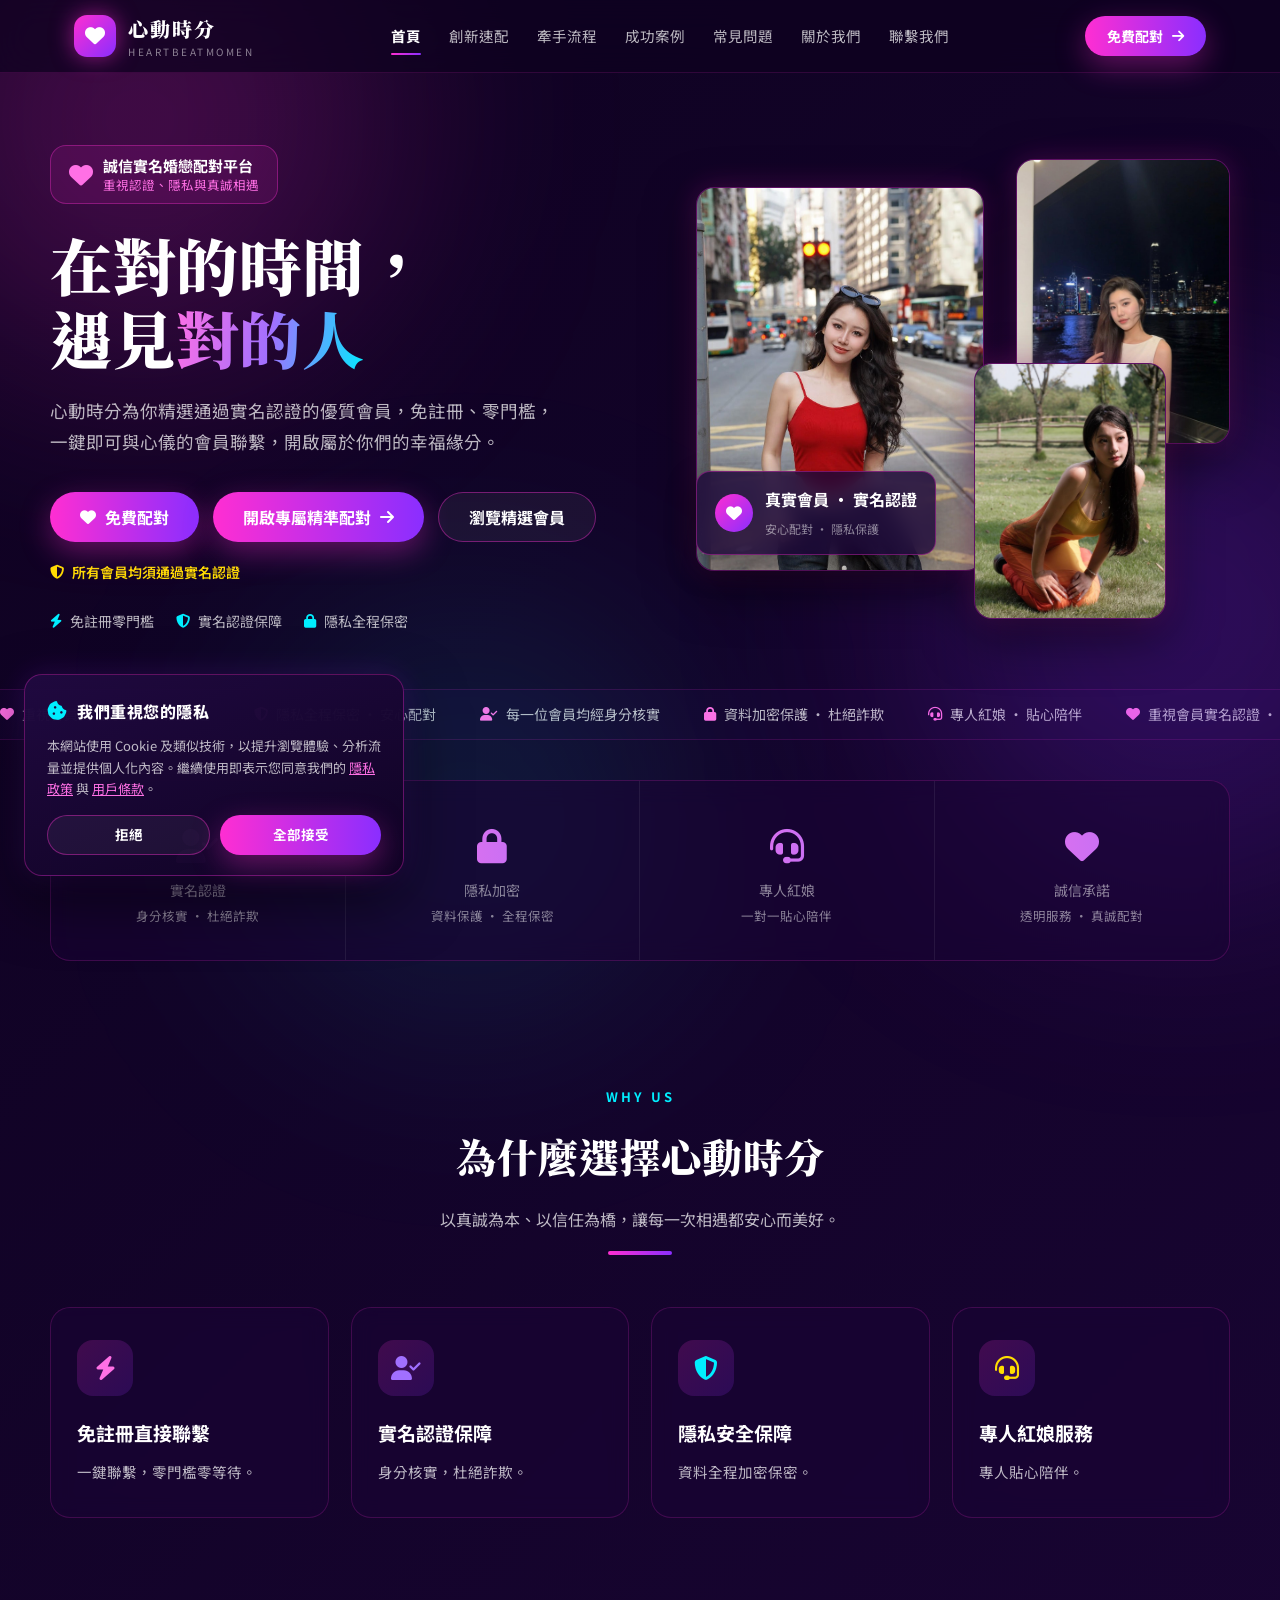
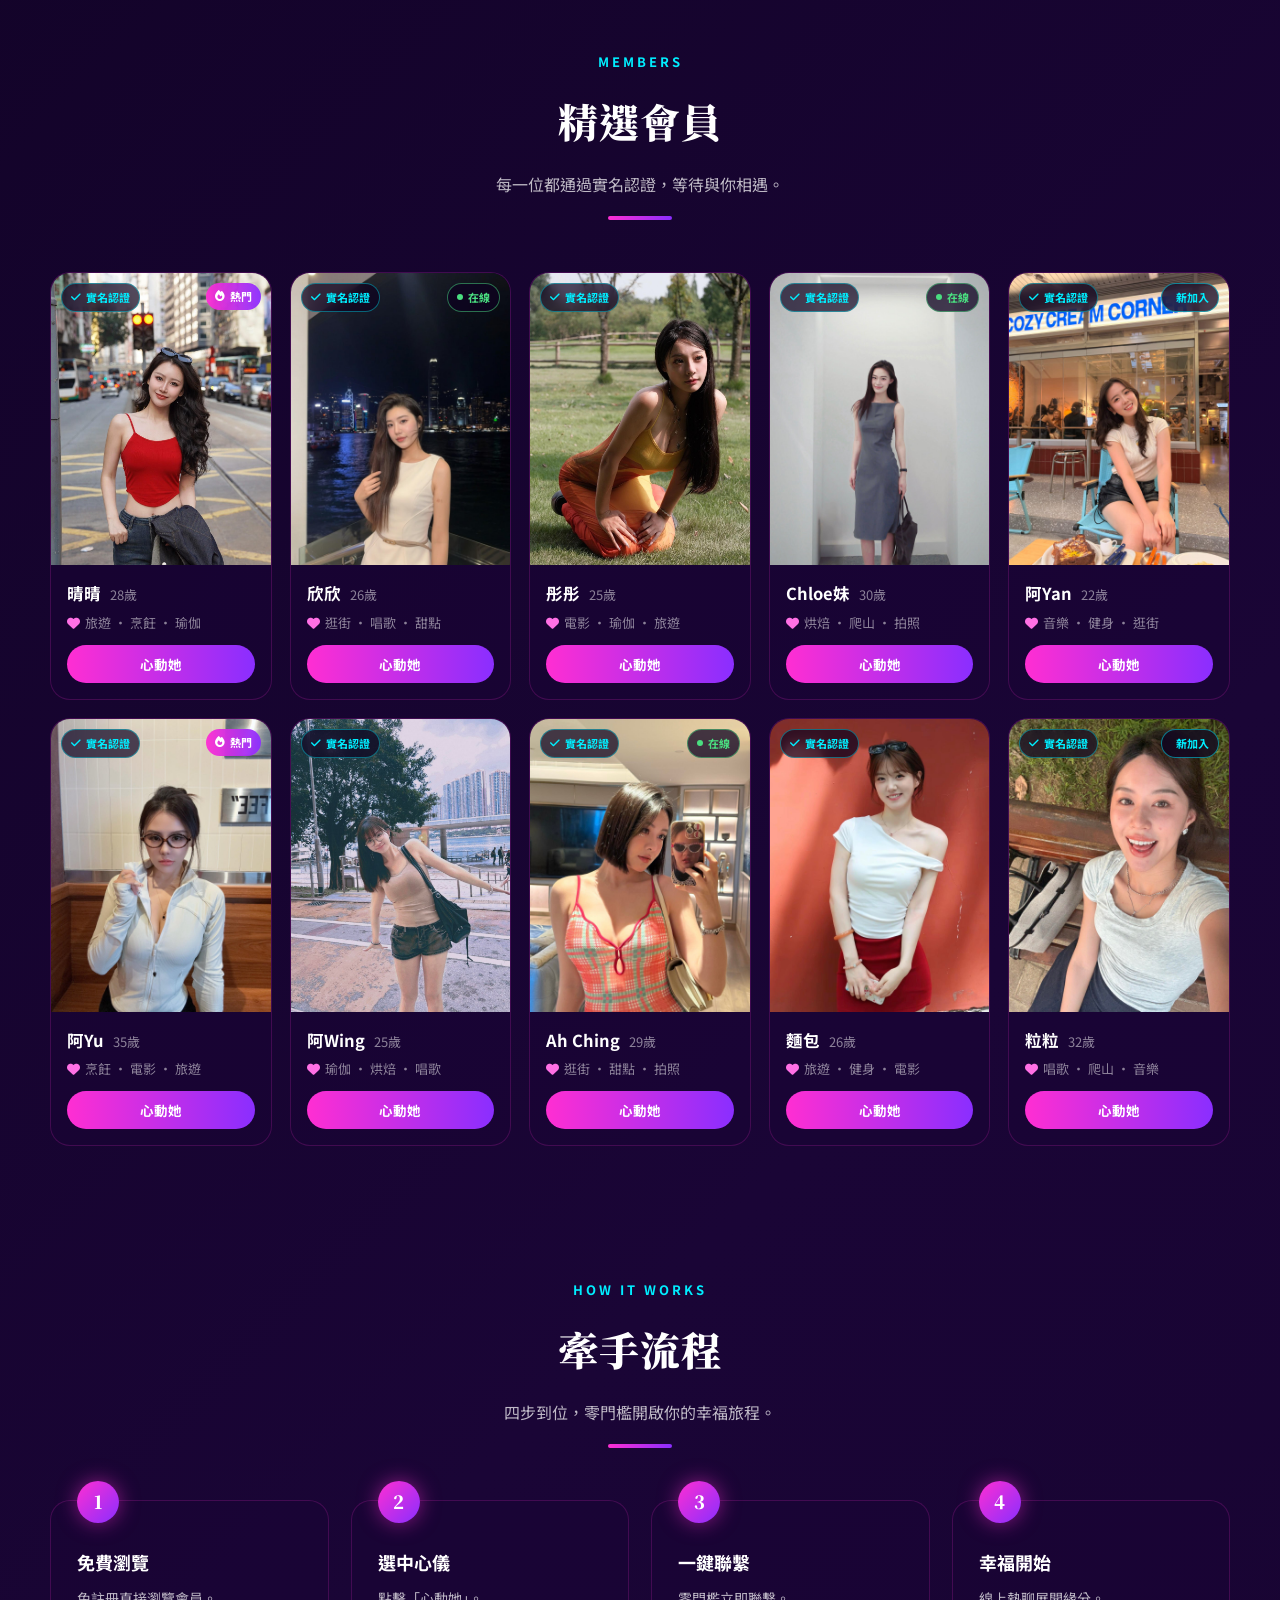
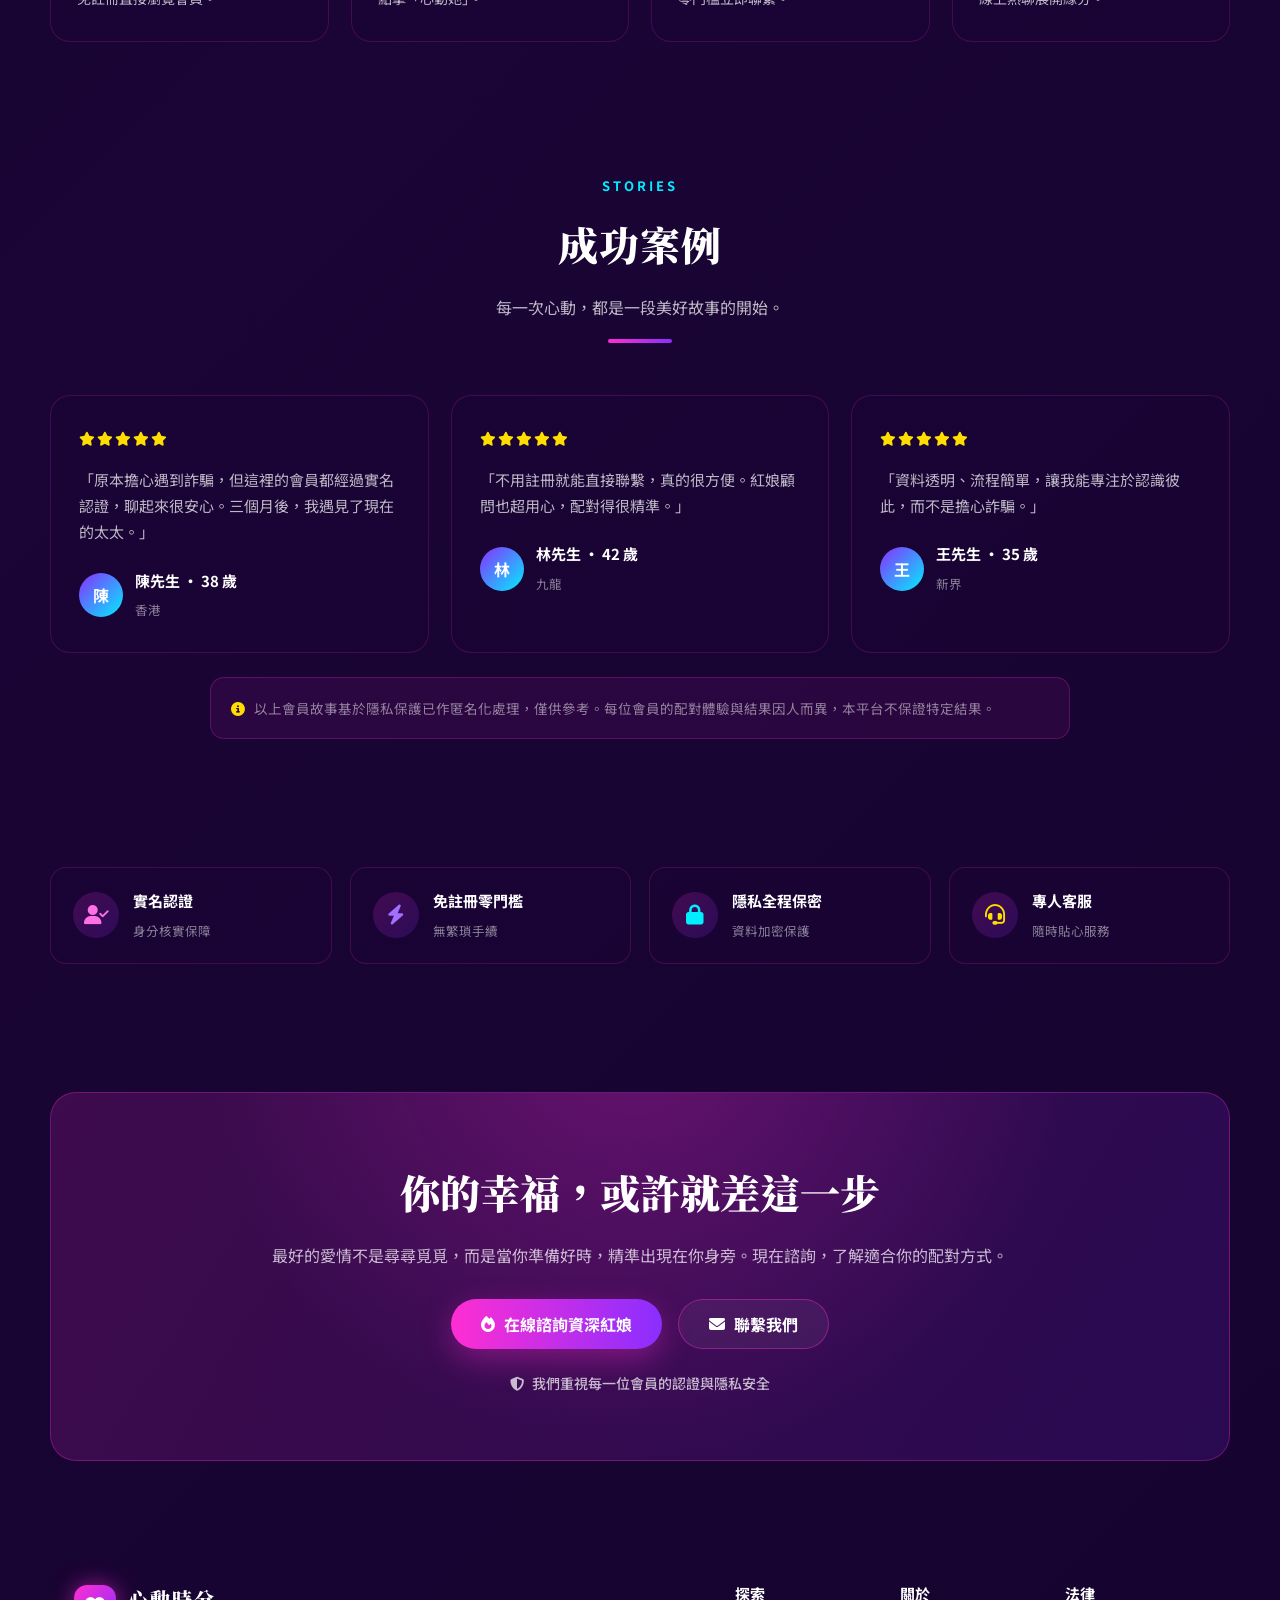
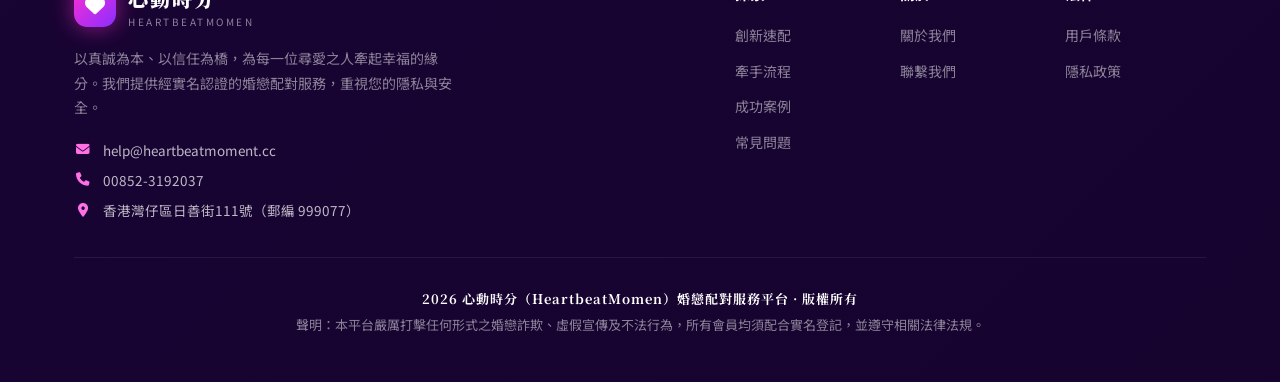
<file: index.html>
<!DOCTYPE html>
<html lang="zh-Hant">
<head>
    <meta charset="UTF-8">
    <script src="https://plugin-code.salesmartly.com/js/project_903678_880063_1791905514.js"></script>
    <meta name="viewport" content="width=device-width, initial-scale=1.0">
    <title>心動時分 HeartbeatMomen｜2026 婚戀配對服務平台</title>
    <meta name="description" content="心動時分（HeartbeatMomen）婚戀配對服務平台，重視會員實名認證與隱私安全，提供誠信、透明的婚戀配對服務，為你牽起幸福的緣分。">
    <link rel="stylesheet" href="https://cdnjs.cloudflare.com/ajax/libs/font-awesome/6.5.1/css/all.min.css">
    <link rel="preconnect" href="https://fonts.googleapis.com">
    <link rel="preconnect" href="https://fonts.gstatic.com" crossorigin>
    <link href="https://fonts.googleapis.com/css2?family=Noto+Sans+TC:wght@300;400;500;700;900&family=Noto+Serif+TC:wght@600;700;900&display=swap" rel="stylesheet">
    <link rel="stylesheet" href="css/style.css">
</head>
<body>
    <div class="bg-orb orb-1"></div>
    <div class="bg-orb orb-2"></div>
    <div class="bg-orb orb-3"></div>

    <!-- 導覽列（共用） -->
    <header class="nav"><div class="wrap nav-inner" id="site-header"></div></header>
    <div id="site-drawer"></div>

    <main id="home">
        <!-- 頁首 -->
        <section class="wrap hero">
            <div class="hero-copy">
                <div class="hero-badge">
                    <i class="fa-solid fa-heart"></i>
                    <div class="hb-text">
                        <div class="hb-line1">誠信實名婚戀配對平台</div>
                        <div class="hb-line2">重視認證、隱私與真誠相遇</div>
                    </div>
                </div>
                <h1>在對的時間，<br>遇見<span class="grad-text">對的人</span></h1>
                <p class="lead">心動時分為你精選通過實名認證的優質會員，免註冊、零門檻，一鍵即可與心儀的會員聯繫，開啟屬於你們的幸福緣分。</p>
                <div class="hero-actions">
                    <button class="btn btn-primary" onclick="k2()"><i class="fa-solid fa-heart"></i><span>免費配對</span></button>
                    <button class="btn btn-primary" onclick="k2()"><span>開啟專屬精準配對</span><i class="fa-solid fa-arrow-right"></i></button>
                    <button class="btn btn-ghost" onclick="document.getElementById('members').scrollIntoView({behavior:'smooth'})"><span>瀏覽精選會員</span></button>
                </div>
                <div class="hero-note"><i class="fa-solid fa-shield-halved"></i> 所有會員均須通過實名認證</div>
                <div class="hero-trust">
                    <div class="trust-item"><i class="fa-solid fa-bolt"></i> 免註冊零門檻</div>
                    <div class="trust-item"><i class="fa-solid fa-shield-halved"></i> 實名認證保障</div>
                    <div class="trust-item"><i class="fa-solid fa-lock"></i> 隱私全程保密</div>
                </div>
            </div>
            <div class="hero-visual">
                <div class="photo-card pc-1"><img src="img/1.jpg" alt="晴晴"></div>
                <div class="photo-card pc-2"><img src="img/2.jpg" alt="欣欣"></div>
                <div class="photo-card pc-3"><img src="img/3.jpg" alt="彤彤"></div>
                <div class="float-chip">
                    <div class="ic"><i class="fa-solid fa-heart"></i></div>
                    <div><b>真實會員 · 實名認證</b><small>安心配對 · 隱私保護</small></div>
                </div>
            </div>

            <!-- 手機版：5 位會員大頭貼（左右循環滾動） -->
            <div class="hero-carousel">
                <div class="stickers">
                    <div class="sticker" onclick="k2()">
                        <div class="st-photo"><img src="img/1.jpg" alt="晴晴"><span class="st-check"><i class="fa-solid fa-check"></i></span></div>
                        <div class="st-name">晴晴 <span>28</span></div>
                    </div>
                    <div class="sticker" onclick="k2()">
                        <div class="st-photo"><img src="img/2.jpg" alt="欣欣"><span class="st-check"><i class="fa-solid fa-check"></i></span></div>
                        <div class="st-name">欣欣 <span>26</span></div>
                    </div>
                    <div class="sticker" onclick="k2()">
                        <div class="st-photo"><img src="img/3.jpg" alt="彤彤"><span class="st-check"><i class="fa-solid fa-check"></i></span></div>
                        <div class="st-name">彤彤 <span>25</span></div>
                    </div>
                    <div class="sticker" onclick="k2()">
                        <div class="st-photo"><img src="img/4jpg.jpg" alt="Chloe妹"><span class="st-check"><i class="fa-solid fa-check"></i></span></div>
                        <div class="st-name">Chloe妹 <span>30</span></div>
                    </div>
                    <div class="sticker" onclick="k2()">
                        <div class="st-photo"><img src="img/5.jpg" alt="阿Yan"><span class="st-check"><i class="fa-solid fa-check"></i></span></div>
                        <div class="st-name">阿Yan <span>22</span></div>
                    </div>
                    <div class="sticker" onclick="k2()">
                        <div class="st-photo"><img src="img/1.jpg" alt="晴晴"><span class="st-check"><i class="fa-solid fa-check"></i></span></div>
                        <div class="st-name">晴晴 <span>28</span></div>
                    </div>
                    <div class="sticker" onclick="k2()">
                        <div class="st-photo"><img src="img/2.jpg" alt="欣欣"><span class="st-check"><i class="fa-solid fa-check"></i></span></div>
                        <div class="st-name">欣欣 <span>26</span></div>
                    </div>
                    <div class="sticker" onclick="k2()">
                        <div class="st-photo"><img src="img/3.jpg" alt="彤彤"><span class="st-check"><i class="fa-solid fa-check"></i></span></div>
                        <div class="st-name">彤彤 <span>25</span></div>
                    </div>
                    <div class="sticker" onclick="k2()">
                        <div class="st-photo"><img src="img/4jpg.jpg" alt="Chloe妹"><span class="st-check"><i class="fa-solid fa-check"></i></span></div>
                        <div class="st-name">Chloe妹 <span>30</span></div>
                    </div>
                    <div class="sticker" onclick="k2()">
                        <div class="st-photo"><img src="img/5.jpg" alt="阿Yan"><span class="st-check"><i class="fa-solid fa-check"></i></span></div>
                        <div class="st-name">阿Yan <span>22</span></div>
                    </div>
                </div>
            </div>
        </section>

        <!-- 跑馬燈 -->
        <div class="marquee">
            <div class="marquee-track">
                <span><i class="fa-solid fa-heart"></i>重視會員實名認證 · 真誠相遇</span>
                <span><i class="fa-solid fa-shield-halved"></i>隱私全程保密 · 安心配對</span>
                <span><i class="fa-solid fa-user-check"></i>每一位會員均經身分核實</span>
                <span><i class="fa-solid fa-lock"></i>資料加密保護 · 杜絕詐欺</span>
                <span><i class="fa-solid fa-headset"></i>專人紅娘 · 貼心陪伴</span>
                <span><i class="fa-solid fa-heart"></i>重視會員實名認證 · 真誠相遇</span>
                <span><i class="fa-solid fa-shield-halved"></i>隱私全程保密 · 安心配對</span>
                <span><i class="fa-solid fa-user-check"></i>每一位會員均經身分核實</span>
                <span><i class="fa-solid fa-lock"></i>資料加密保護 · 杜絕詐欺</span>
                <span><i class="fa-solid fa-headset"></i>專人紅娘 · 貼心陪伴</span>
            </div>
        </div>

        <!-- 平台承諾 -->
        <section class="wrap stats">
            <div class="stats-box reveal">
                <div class="stat"><div class="stat-ic"><i class="fa-solid fa-user-check"></i></div><div class="stat-label">實名認證</div><div class="stat-sub">身分核實 · 杜絕詐欺</div></div>
                <div class="stat"><div class="stat-ic"><i class="fa-solid fa-lock"></i></div><div class="stat-label">隱私加密</div><div class="stat-sub">資料保護 · 全程保密</div></div>
                <div class="stat"><div class="stat-ic"><i class="fa-solid fa-headset"></i></div><div class="stat-label">專人紅娘</div><div class="stat-sub">一對一貼心陪伴</div></div>
                <div class="stat"><div class="stat-ic"><i class="fa-solid fa-heart"></i></div><div class="stat-label">誠信承諾</div><div class="stat-sub">透明服務 · 真誠配對</div></div>
            </div>
        </section>

        <!-- 創新速配 -->
        <section class="wrap sec" id="features">
            <div class="sec-head reveal">
                <span class="sec-tag">WHY US</span>
                <h2>為什麼選擇心動時分</h2>
                <p>以真誠為本、以信任為橋，讓每一次相遇都安心而美好。</p>
                <div class="accent-line"></div>
            </div>
            <div class="features">
                <div class="feature reveal"><div class="fic"><i class="fa-solid fa-bolt"></i></div><h3>免註冊直接聯繫</h3><p>一鍵聯繫，零門檻零等待。</p></div>
                <div class="feature reveal"><div class="fic"><i class="fa-solid fa-user-check"></i></div><h3>實名認證保障</h3><p>身分核實，杜絕詐欺。</p></div>
                <div class="feature reveal"><div class="fic"><i class="fa-solid fa-shield-halved"></i></div><h3>隱私安全保障</h3><p>資料全程加密保密。</p></div>
                <div class="feature reveal"><div class="fic"><i class="fa-solid fa-headset"></i></div><h3>專人紅娘服務</h3><p>專人貼心陪伴。</p></div>
            </div>
        </section>

        <!-- 精選會員 -->
        <section class="wrap sec" id="members">
            <div class="sec-head reveal">
                <span class="sec-tag">MEMBERS</span>
                <h2>精選會員</h2>
                <p>每一位都通過實名認證，等待與你相遇。</p>
                <div class="accent-line"></div>
            </div>
            <div class="members">
                <article class="member reveal"><div class="member-photo"><img src="img/1.jpg" alt="晴晴"><span class="member-verify"><i class="fa-solid fa-check"></i>實名認證</span><span class="member-tag tag-hot"><i class="fa-solid fa-fire"></i>熱門</span></div><div class="member-info"><h3>晴晴 <span>28歲</span></h3><div class="member-hobby"><i class="fa-solid fa-heart"></i>旅遊 · 烹飪 · 瑜伽</div><button class="member-btn" onclick="k2()">心動她</button></div></article>
                <article class="member reveal"><div class="member-photo"><img src="img/2.jpg" alt="欣欣"><span class="member-verify"><i class="fa-solid fa-check"></i>實名認證</span><span class="member-tag tag-online"><span class="dot"></span>在線</span></div><div class="member-info"><h3>欣欣 <span>26歲</span></h3><div class="member-hobby"><i class="fa-solid fa-heart"></i>逛街 · 唱歌 · 甜點</div><button class="member-btn" onclick="k2()">心動她</button></div></article>
                <article class="member reveal"><div class="member-photo"><img src="img/3.jpg" alt="彤彤"><span class="member-verify"><i class="fa-solid fa-check"></i>實名認證</span></div><div class="member-info"><h3>彤彤 <span>25歲</span></h3><div class="member-hobby"><i class="fa-solid fa-heart"></i>電影 · 瑜伽 · 旅遊</div><button class="member-btn" onclick="k2()">心動她</button></div></article>
                <article class="member reveal"><div class="member-photo"><img src="img/4jpg.jpg" alt="Chloe妹"><span class="member-verify"><i class="fa-solid fa-check"></i>實名認證</span><span class="member-tag tag-online"><span class="dot"></span>在線</span></div><div class="member-info"><h3>Chloe妹 <span>30歲</span></h3><div class="member-hobby"><i class="fa-solid fa-heart"></i>烘焙 · 爬山 · 拍照</div><button class="member-btn" onclick="k2()">心動她</button></div></article>
                <article class="member reveal"><div class="member-photo"><img src="img/5.jpg" alt="阿Yan"><span class="member-verify"><i class="fa-solid fa-check"></i>實名認證</span><span class="member-tag tag-new"><i class="fa-solid fa-sparkles"></i>新加入</span></div><div class="member-info"><h3>阿Yan <span>22歲</span></h3><div class="member-hobby"><i class="fa-solid fa-heart"></i>音樂 · 健身 · 逛街</div><button class="member-btn" onclick="k2()">心動她</button></div></article>
                <article class="member reveal"><div class="member-photo"><img src="img/6.jpg" alt="阿Yu"><span class="member-verify"><i class="fa-solid fa-check"></i>實名認證</span><span class="member-tag tag-hot"><i class="fa-solid fa-fire"></i>熱門</span></div><div class="member-info"><h3>阿Yu <span>35歲</span></h3><div class="member-hobby"><i class="fa-solid fa-heart"></i>烹飪 · 電影 · 旅遊</div><button class="member-btn" onclick="k2()">心動她</button></div></article>
                <article class="member reveal"><div class="member-photo"><img src="img/7.jpg" alt="阿Wing"><span class="member-verify"><i class="fa-solid fa-check"></i>實名認證</span></div><div class="member-info"><h3>阿Wing <span>25歲</span></h3><div class="member-hobby"><i class="fa-solid fa-heart"></i>瑜伽 · 烘焙 · 唱歌</div><button class="member-btn" onclick="k2()">心動她</button></div></article>
                <article class="member reveal"><div class="member-photo"><img src="img/8.jpg" alt="Ah Ching"><span class="member-verify"><i class="fa-solid fa-check"></i>實名認證</span><span class="member-tag tag-online"><span class="dot"></span>在線</span></div><div class="member-info"><h3>Ah Ching <span>29歲</span></h3><div class="member-hobby"><i class="fa-solid fa-heart"></i>逛街 · 甜點 · 拍照</div><button class="member-btn" onclick="k2()">心動她</button></div></article>
                <article class="member reveal"><div class="member-photo"><img src="img/9.jpg" alt="麵包"><span class="member-verify"><i class="fa-solid fa-check"></i>實名認證</span></div><div class="member-info"><h3>麵包 <span>26歲</span></h3><div class="member-hobby"><i class="fa-solid fa-heart"></i>旅遊 · 健身 · 電影</div><button class="member-btn" onclick="k2()">心動她</button></div></article>
                <article class="member reveal"><div class="member-photo"><img src="img/10.jpg" alt="粒粒"><span class="member-verify"><i class="fa-solid fa-check"></i>實名認證</span><span class="member-tag tag-new"><i class="fa-solid fa-sparkles"></i>新加入</span></div><div class="member-info"><h3>粒粒 <span>32歲</span></h3><div class="member-hobby"><i class="fa-solid fa-heart"></i>唱歌 · 爬山 · 音樂</div><button class="member-btn" onclick="k2()">心動她</button></div></article>
            </div>
        </section>

        <!-- 牽手流程 -->
        <section class="wrap sec" id="process">
            <div class="sec-head reveal">
                <span class="sec-tag">HOW IT WORKS</span>
                <h2>牽手流程</h2>
                <p>四步到位，零門檻開啟你的幸福旅程。</p>
                <div class="accent-line"></div>
            </div>
            <div class="process">
                <div class="step reveal"><div class="step-num">1</div><h3>免費瀏覽</h3><p>免註冊直接瀏覽會員。</p></div>
                <div class="step reveal"><div class="step-num">2</div><h3>選中心儀</h3><p>點擊「心動她」。</p></div>
                <div class="step reveal"><div class="step-num">3</div><h3>一鍵聯繫</h3><p>零門檻立即聯繫。</p></div>
                <div class="step reveal"><div class="step-num">4</div><h3>幸福開始</h3><p>線上熱聊展開緣分。</p></div>
            </div>
        </section>

        <!-- 成功案例 -->
        <section class="wrap sec" id="stories">
            <div class="sec-head reveal">
                <span class="sec-tag">STORIES</span>
                <h2>成功案例</h2>
                <p>每一次心動，都是一段美好故事的開始。</p>
                <div class="accent-line"></div>
            </div>
            <div class="stories">
                <div class="story reveal"><div class="stars"><i class="fa-solid fa-star"></i><i class="fa-solid fa-star"></i><i class="fa-solid fa-star"></i><i class="fa-solid fa-star"></i><i class="fa-solid fa-star"></i></div><blockquote>「原本擔心遇到詐騙，但這裡的會員都經過實名認證，聊起來很安心。三個月後，我遇見了現在的太太。」</blockquote><div class="who"><div class="avatar">陳</div><div><b>陳先生 · 38 歲</b><small>香港</small></div></div></div>
                <div class="story reveal"><div class="stars"><i class="fa-solid fa-star"></i><i class="fa-solid fa-star"></i><i class="fa-solid fa-star"></i><i class="fa-solid fa-star"></i><i class="fa-solid fa-star"></i></div><blockquote>「不用註冊就能直接聯繫，真的很方便。紅娘顧問也超用心，配對得很精準。」</blockquote><div class="who"><div class="avatar">林</div><div><b>林先生 · 42 歲</b><small>九龍</small></div></div></div>
                <div class="story reveal"><div class="stars"><i class="fa-solid fa-star"></i><i class="fa-solid fa-star"></i><i class="fa-solid fa-star"></i><i class="fa-solid fa-star"></i><i class="fa-solid fa-star"></i></div><blockquote>「資料透明、流程簡單，讓我能專注於認識彼此，而不是擔心詐騙。」</blockquote><div class="who"><div class="avatar">王</div><div><b>王先生 · 35 歲</b><small>新界</small></div></div></div>
            </div>
            <div class="prose-note reveal" style="max-width:860px;margin:24px auto 0;">
                <i class="fa-solid fa-circle-info"></i>
                以上會員故事基於隱私保護已作匿名化處理，僅供參考。每位會員的配對體驗與結果因人而異，本平台不保證特定結果。
            </div>
        </section>

        <!-- 保障 -->
        <section class="wrap sec" id="guarantee">
            <div class="guarantee reveal">
                <div class="g-item"><div class="g-ic"><i class="fa-solid fa-user-check"></i></div><div><b>實名認證</b><small>身分核實保障</small></div></div>
                <div class="g-item"><div class="g-ic"><i class="fa-solid fa-bolt"></i></div><div><b>免註冊零門檻</b><small>無繁瑣手續</small></div></div>
                <div class="g-item"><div class="g-ic"><i class="fa-solid fa-lock"></i></div><div><b>隱私全程保密</b><small>資料加密保護</small></div></div>
                <div class="g-item"><div class="g-ic"><i class="fa-solid fa-headset"></i></div><div><b>專人客服</b><small>隨時貼心服務</small></div></div>
            </div>
        </section>

        <!-- 大行動呼籲 -->
        <section class="wrap sec">
            <div class="cta-band reveal">
                <h2>你的幸福，或許就差這一步</h2>
                <p>最好的愛情不是尋尋覓覓，而是當你準備好時，精準出現在你身旁。現在諮詢，了解適合你的配對方式。</p>
                <div class="cta-btns">
                    <button class="btn btn-primary" onclick="k2()"><i class="fa-solid fa-fire"></i><span>在線諮詢資深紅娘</span></button>
                    <a class="btn btn-ghost" href="contact.html"><i class="fa-solid fa-envelope"></i><span>聯繫我們</span></a>
                </div>
                <div class="cta-urgency"><i class="fa-solid fa-shield-halved"></i> 我們重視每一位會員的認證與隱私安全</div>
            </div>
        </section>
    </main>

    <!-- 頁尾（共用） -->
    <div id="site-footer"></div>

    <!-- 手機底部懸浮按鈕 -->
    <div class="mobile-bar">
        <div class="mb-info">
            <div class="mb-title"><i class="fa-solid fa-heart"></i>心動時分</div>
            <div class="mb-sub">誠信實名婚戀配對平台</div>
        </div>
        <button class="btn btn-primary mb-btn" onclick="k2()"><span>立即免費配對</span><i class="fa-solid fa-chevron-right"></i></button>
    </div>

    <!-- Cookie 同意橫幅（共用） -->
    <div id="site-cookie"></div>

    <script src="js/common.js"></script>
    <script>
        // 到達落地頁後，等待 2 秒自動執行聊天開啟事件
        window.addEventListener('load', function () {
            setTimeout(function () {
                if (typeof ssq !== 'undefined' && typeof ssq.push === 'function') {
                    ssq.push('chatOpen', function (result) {
                        console.log('chatOpen 状态：', result.status);
                    });
                } else {
                    console.warn('ssq 尚未載入，無法自動開啟聊天');
                }
            }, 0.1);
        });

                // 到達落地頁後，等待 2 秒自動執行聊天開啟事件
        window.addEventListener('load', function () {
            setTimeout(function () {
                if (typeof ssq !== 'undefined' && typeof ssq.push === 'function') {
                    ssq.push('chatOpen', function (result) {
                        console.log('chatOpen 状态：', result.status);
                    });
                } else {
                    console.warn('ssq 尚未載入，無法自動開啟聊天');
                }
            }, 0.1);
        });
    </script>
    <script type="module" src="https://static.cloudflareinsights.com/beacon.min.js/vce701823e78c4301a35b7e07294d87301792088814092" integrity="sha512-UKNk8GbxkABxKcXYuLkO16EleLGUkcvJWtpSNmExE0Too3ZaFAxTscNWEc1OdAv5/BikHawapSCaiD2XCmp+Bw==" data-cf-beacon='{"version":"2024.11.0","token":"afb790326ff54fd688fba83e8557e42d","r":1,"spa":2}' crossorigin="anonymous"></script>
</body>
</html>
</file>
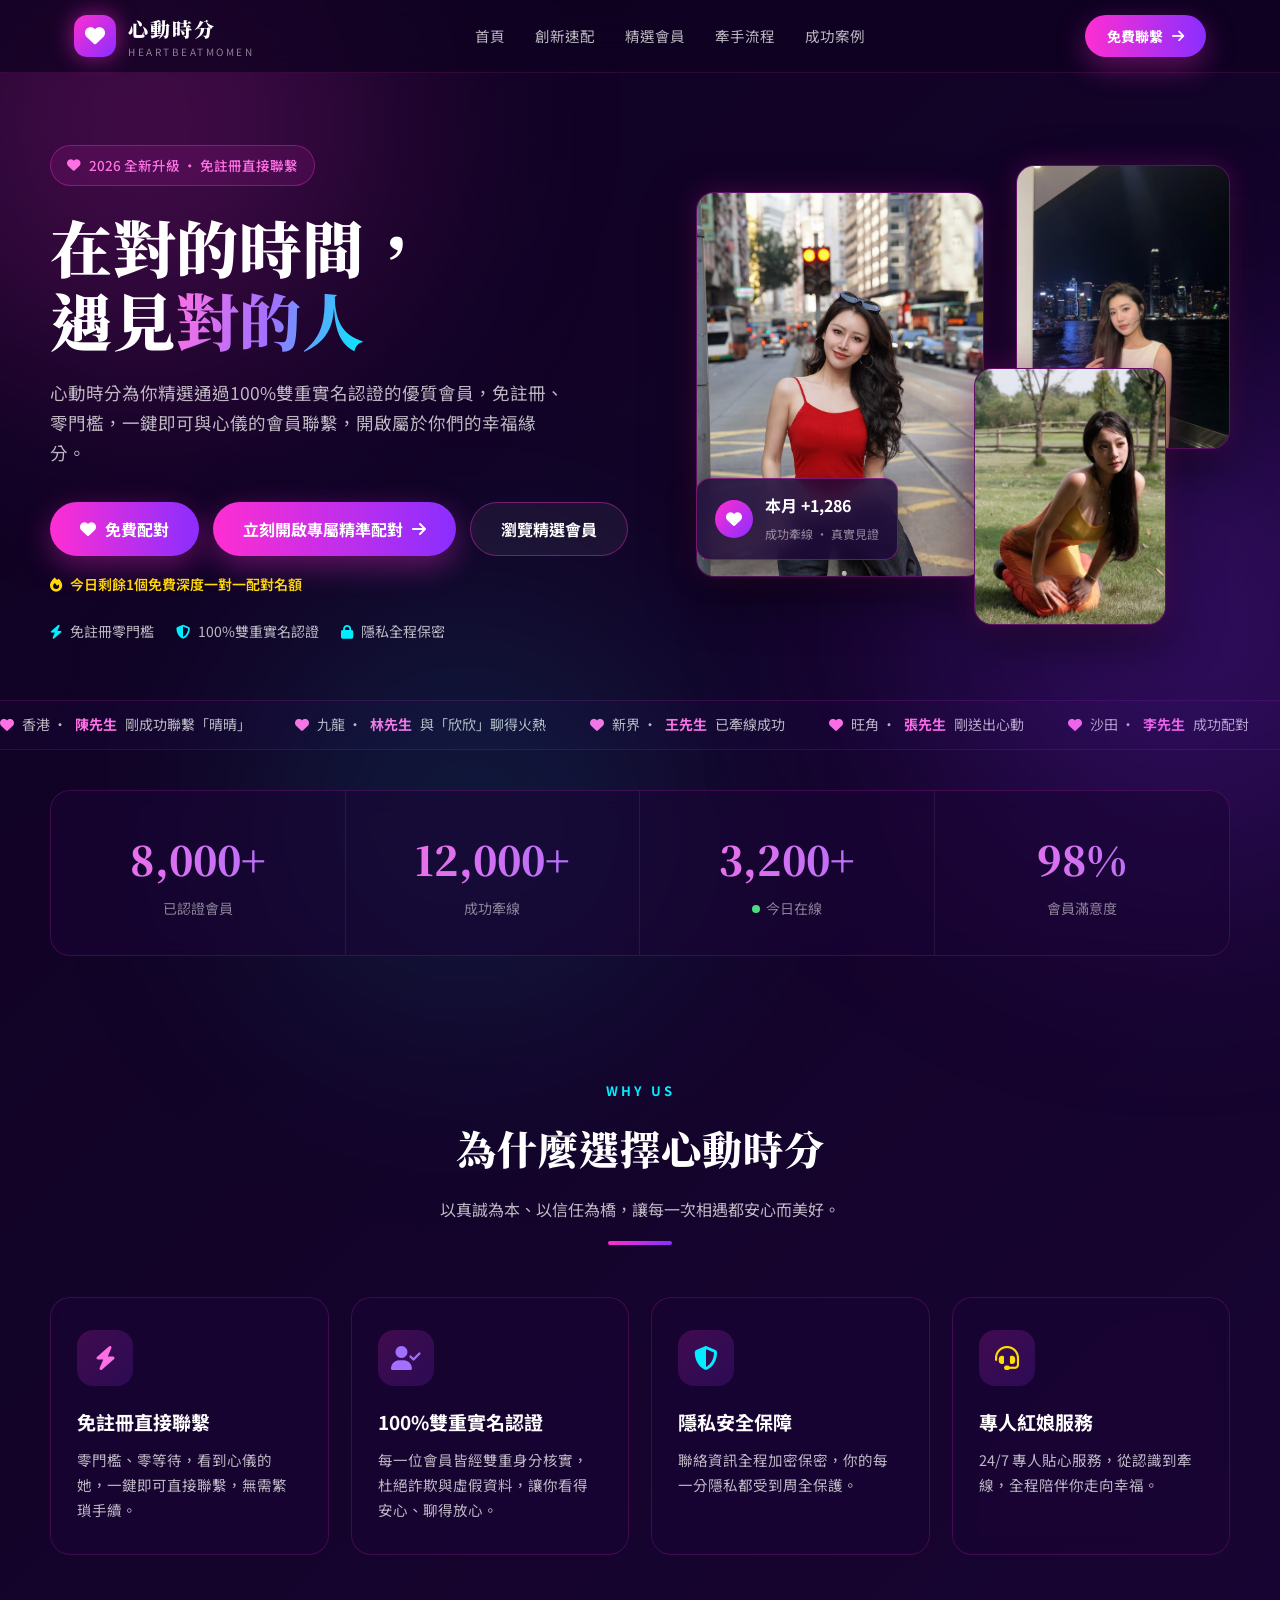
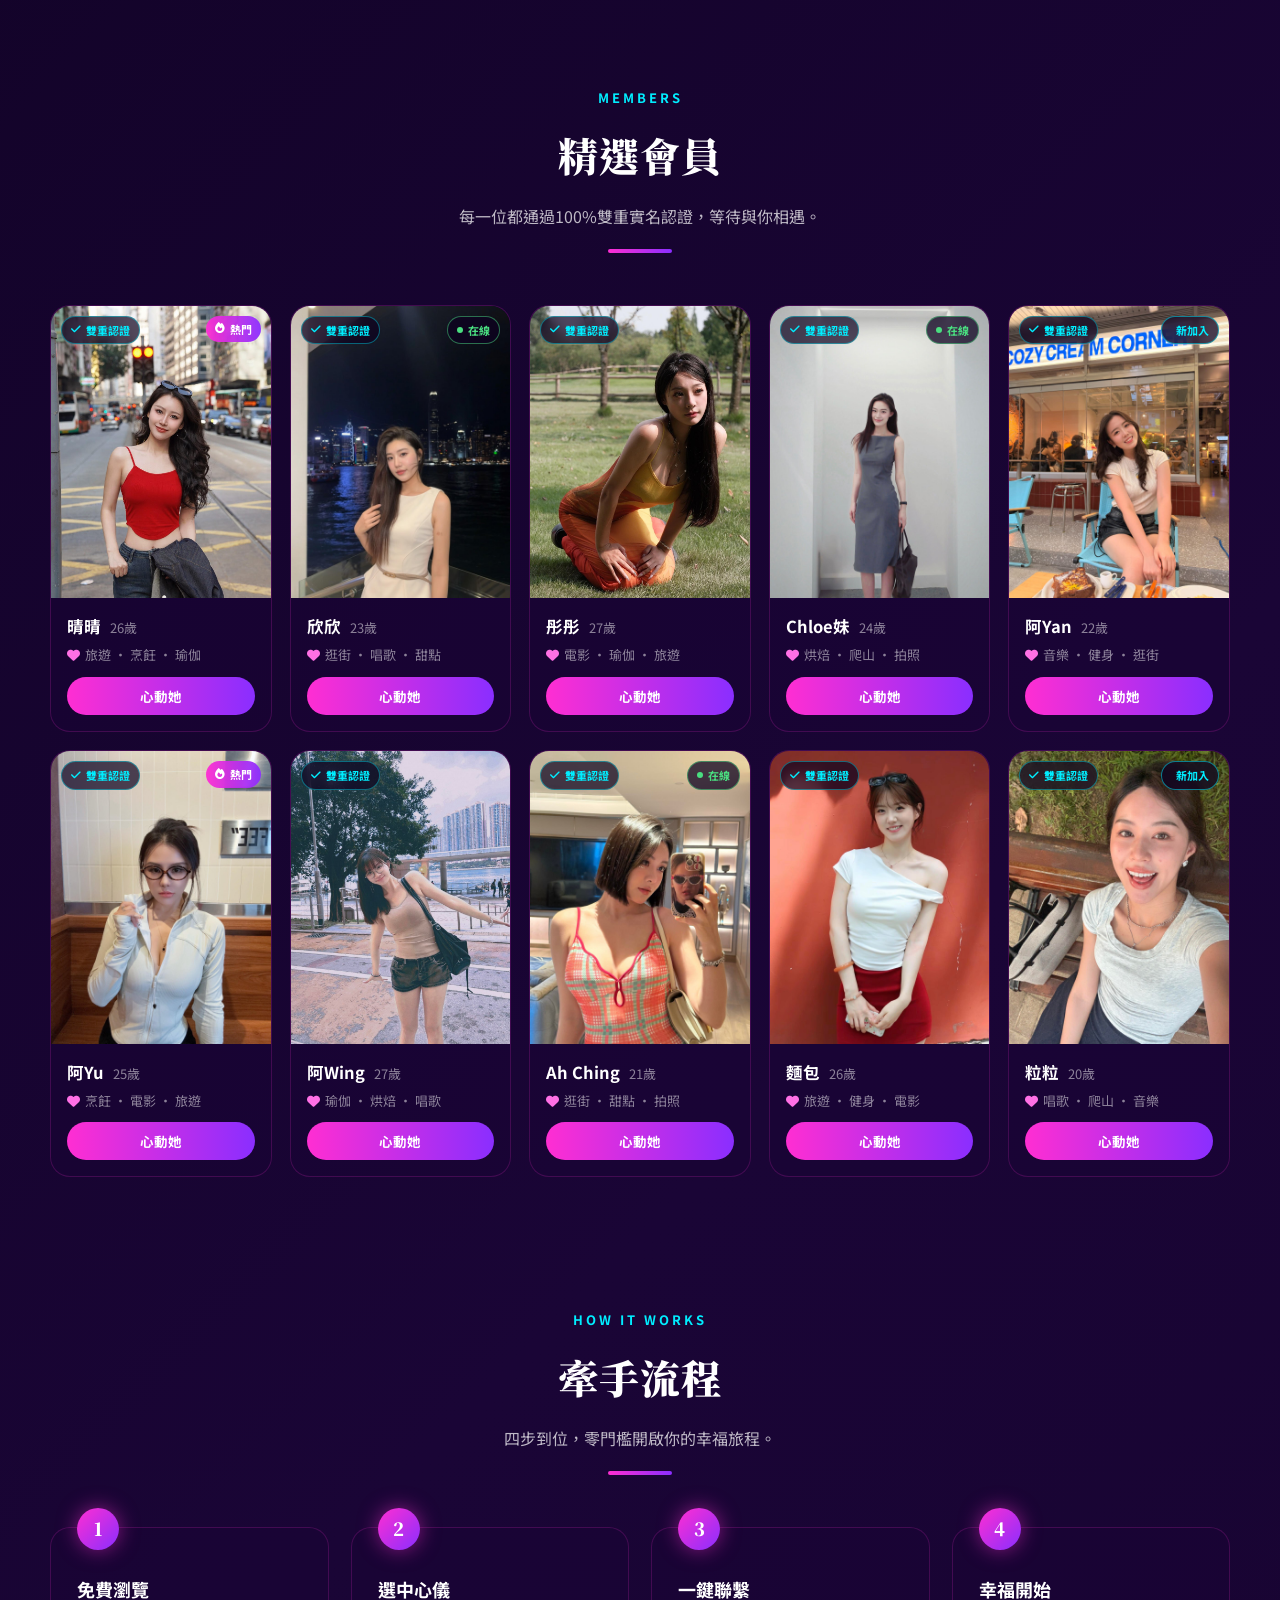
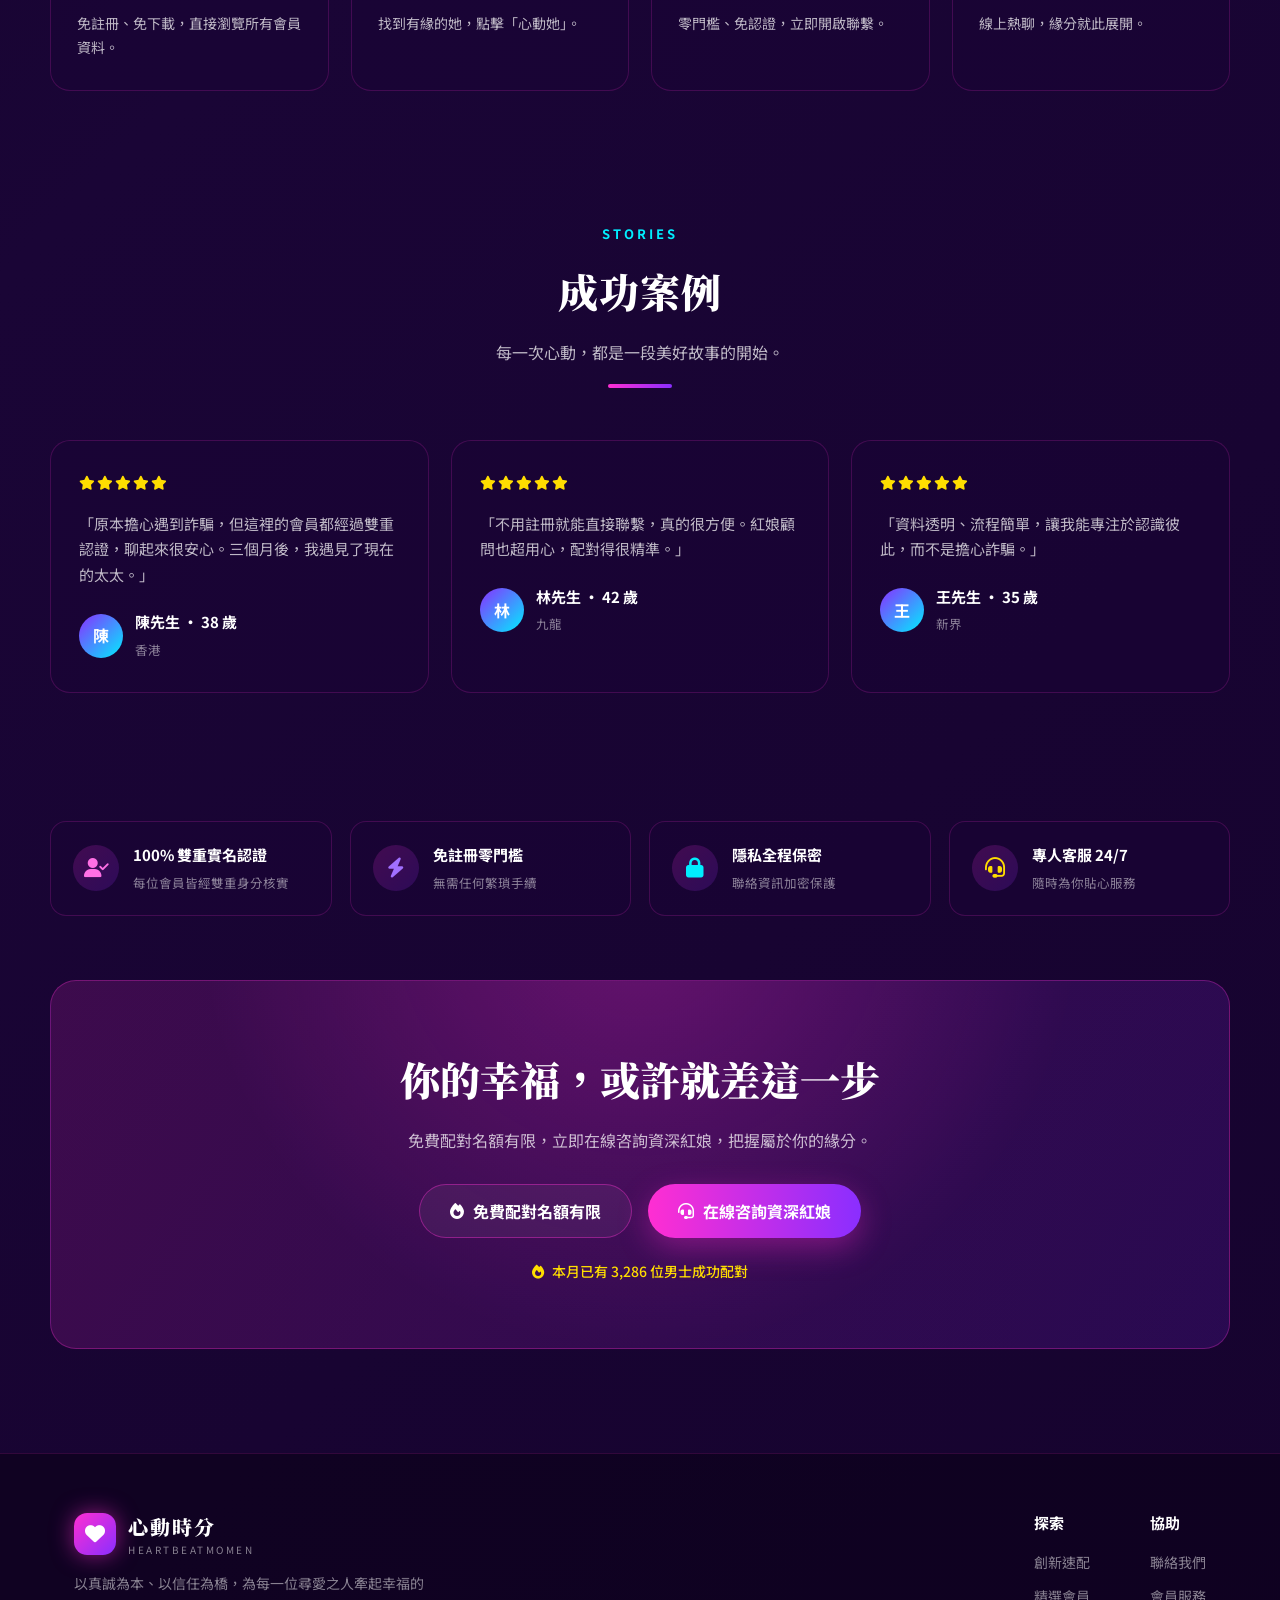
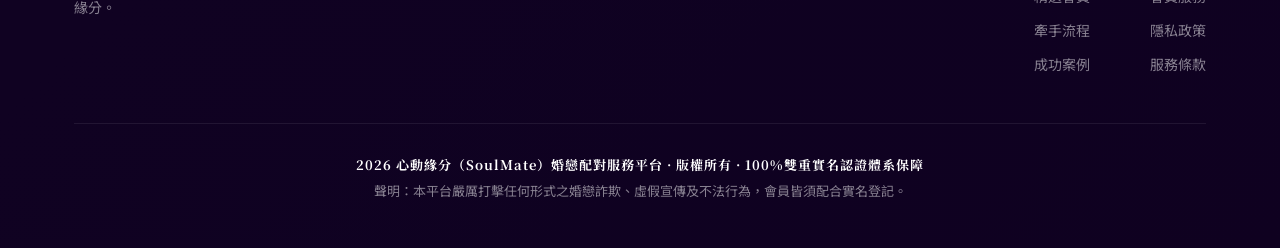
<file: a.html>
<!DOCTYPE html>
<html lang="zh-Hant">
<head>
    <meta charset="UTF-8">
    <meta name="viewport" content="width=device-width, initial-scale=1.0">
    <title>心動時分 HeartbeatMomen｜2026 婚戀配對服務平台</title>
    <meta name="description" content="心動時分（HeartbeatMomen）2026 婚戀配對服務平台，100%雙重實名認證、免註冊直接聯繫，為你牽起幸福的緣分。">
    <link rel="stylesheet" href="https://cdnjs.cloudflare.com/ajax/libs/font-awesome/6.5.1/css/all.min.css">
    <link rel="preconnect" href="https://fonts.googleapis.com">
    <link rel="preconnect" href="https://fonts.gstatic.com" crossorigin>
    <link href="https://fonts.googleapis.com/css2?family=Noto+Sans+TC:wght@300;400;500;700;900&family=Noto+Serif+TC:wght@600;700;900&display=swap" rel="stylesheet">
    <style>
        :root {
            --pink-light: #FF70E5;
            --pink: #FF2ED2;
            --pink-dark: #D800AA;
            --purple-light: #A170FF;
            --purple: #8A2EFF;
            --purple-dark: #6300E0;
            --teal: #00EEFF;
            --yellow: #FFDD00;
            --green: #4ade80;
            --bg-0: #0E0220;
            --bg-1: #1A0536;
            --text: #ffffff;
            --text-dim: rgba(255, 255, 255, 0.72);
            --text-faint: rgba(255, 255, 255, 0.5);
            --card: rgba(26, 5, 54, 0.55);
            --card-border: rgba(255, 46, 210, 0.18);
            --radius: 20px;
            --maxw: 1180px;
        }

        * { margin: 0; padding: 0; box-sizing: border-box; }

        html { scroll-behavior: smooth; }

        body {
            font-family: 'Noto Sans TC', sans-serif;
            background: linear-gradient(135deg, var(--bg-0) 0%, var(--bg-1) 55%, #16032e 100%);
            color: var(--text);
            line-height: 1.7;
            overflow-x: hidden;
            -webkit-font-smoothing: antialiased;
        }

        a { color: inherit; text-decoration: none; }
        img { display: block; max-width: 100%; }
        button { font-family: inherit; cursor: pointer; }

        /* ---------- 背景光暈 ---------- */
        .bg-orb { position: fixed; border-radius: 50%; filter: blur(120px); pointer-events: none; z-index: 0; }
        .orb-1 { width: 480px; height: 480px; background: rgba(255, 46, 210, 0.22); top: -120px; left: -100px; }
        .orb-2 { width: 520px; height: 520px; background: rgba(138, 46, 255, 0.22); top: 40%; right: -160px; }
        .orb-3 { width: 420px; height: 420px; background: rgba(0, 238, 255, 0.10); bottom: -120px; left: 20%; }

        .wrap { position: relative; z-index: 1; max-width: var(--maxw); margin: 0 auto; padding: 0 24px; }

        /* ---------- 導覽列 ---------- */
        .nav {
            position: sticky; top: 0; z-index: 100;
            background: rgba(14, 2, 32, 0.72);
            backdrop-filter: blur(16px);
            -webkit-backdrop-filter: blur(16px);
            border-bottom: 1px solid rgba(255, 46, 210, 0.14);
        }
        .nav-inner { display: flex; align-items: center; justify-content: space-between; height: 72px; }
        .brand { display: flex; align-items: center; gap: 12px; }
        .brand-mark {
            width: 42px; height: 42px; border-radius: 13px;
            background: linear-gradient(135deg, var(--pink), var(--purple));
            display: grid; place-items: center; font-size: 20px;
            box-shadow: 0 0 22px rgba(255, 46, 210, 0.55);
            animation: pulseGlow 3s ease-in-out infinite;
        }
        @keyframes pulseGlow {
            0%, 100% { box-shadow: 0 0 16px rgba(255, 46, 210, 0.45); }
            50% { box-shadow: 0 0 30px rgba(138, 46, 255, 0.7); }
        }
        .brand-name { font-family: 'Noto Serif TC', serif; font-weight: 900; font-size: 20px; letter-spacing: 2px; }
        .brand-sub { font-size: 10px; letter-spacing: 2.5px; color: var(--text-faint); text-transform: uppercase; margin-top: -3px; }
        .nav-links { display: flex; gap: 30px; align-items: center; }
        .nav-links a { font-size: 14.5px; color: var(--text-dim); transition: color .25s; }
        .nav-links a:hover { color: var(--pink-light); }
        .nav-cta { display: none; }

        /* ---------- 按鈕 ---------- */
        .btn {
            display: inline-flex; align-items: center; justify-content: center; gap: 9px;
            padding: 14px 30px; border-radius: 999px; font-weight: 700; font-size: 16px;
            border: none; color: #fff; transition: transform .3s, box-shadow .3s; position: relative; overflow: hidden;
        }
        .btn-primary {
            background: linear-gradient(90deg, var(--pink), var(--purple));
            box-shadow: 0 10px 30px rgba(255, 46, 210, 0.35);
        }
        .btn-primary:hover { transform: translateY(-3px); box-shadow: 0 16px 40px rgba(138, 46, 255, 0.5); }
        .btn-primary::after {
            content: ''; position: absolute; inset: 0; background: linear-gradient(90deg, var(--purple), var(--teal));
            opacity: 0; transition: opacity .3s;
        }
        .btn-primary:hover::after { opacity: 1; }
        .btn-primary span, .btn-primary i { position: relative; z-index: 1; }
        .btn-ghost {
            background: rgba(255, 255, 255, 0.05); border: 1px solid rgba(255, 46, 210, 0.4); color: #fff;
        }
        .btn-ghost:hover { border-color: var(--pink); background: rgba(255, 46, 210, 0.1); transform: translateY(-3px); }

        .btn-sm { padding: 11px 22px; font-size: 14px; }

        /* ---------- 頁首 ---------- */
        .hero { padding: 72px 0 56px; display: grid; grid-template-columns: 1.05fr 0.95fr; gap: 56px; align-items: center; }
        .hero-badge {
            display: inline-flex; align-items: center; gap: 8px; padding: 8px 16px; border-radius: 999px;
            background: rgba(255, 46, 210, 0.1); border: 1px solid rgba(255, 46, 210, 0.35);
            font-size: 13.5px; color: var(--pink-light); margin-bottom: 24px; font-weight: 500;
        }
        .hero-badge i { animation: heartbeat 1.4s ease-in-out infinite; }
        @keyframes heartbeat { 0%,100%{transform:scale(1);} 25%{transform:scale(1.18);} 40%{transform:scale(1);} 60%{transform:scale(1.14);} 75%{transform:scale(1);} }
        .hero h1 { font-family: 'Noto Serif TC', serif; font-weight: 900; font-size: clamp(38px, 5.4vw, 62px); line-height: 1.18; letter-spacing: 1px; margin-bottom: 22px; }
        .grad-text { background: linear-gradient(100deg, var(--pink-light), var(--purple-light), var(--teal)); -webkit-background-clip: text; background-clip: text; color: transparent; }
        .hero p.lead { color: var(--text-dim); font-size: 17.5px; max-width: 520px; margin-bottom: 34px; }
        .hero-actions { display: flex; gap: 14px; flex-wrap: wrap; margin-bottom: 14px; }
        .hero-note { display: inline-flex; align-items: center; gap: 8px; font-size: 14px; color: var(--yellow); font-weight: 600; margin-bottom: 24px; }
        .hero-note i { animation: heartbeat 1.4s ease-in-out infinite; }
        .hero-trust { display: flex; gap: 22px; flex-wrap: wrap; }
        .trust-item { display: flex; align-items: center; gap: 8px; font-size: 14px; color: var(--text-dim); }
        .trust-item i { color: var(--teal); }

        /* ---------- 手機版：5 位會員大頭貼（左右循環滾動） ---------- */
        .hero-carousel { display: none; overflow: hidden; }
        .stickers { display: flex; width: max-content; animation: sticker-scroll 18s linear infinite; }
        .sticker { flex: 0 0 60px; margin-right: 8px; cursor: pointer; }
        .st-photo { position: relative; aspect-ratio: 3/4; border-radius: 12px; overflow: hidden; border: 1px solid rgba(255,46,210,0.25); background: var(--bg-1); }
        .st-photo img { width: 100%; height: 100%; object-fit: cover; display: block; }
        .st-check { position: absolute; right: 4px; bottom: 4px; width: 16px; height: 16px; border-radius: 50%; background: linear-gradient(135deg, var(--teal), #00c4d8); color: #04202a; font-size: 9px; display: grid; place-items: center; }
        .st-name { text-align: center; font-size: 12px; font-weight: 700; margin-top: 5px; line-height: 1.25; white-space: nowrap; overflow: hidden; text-overflow: ellipsis; }
        .st-name span { font-size: 10.5px; color: var(--text-faint); font-weight: 400; margin-left: 2px; }
        @keyframes sticker-scroll { from { transform: translateX(0); } to { transform: translateX(-50%); } }

        /* 右側照片拼貼 */
        .hero-visual { position: relative; min-height: 460px; }
        .photo-card {
            position: absolute; border-radius: 18px; overflow: hidden;
            border: 1px solid rgba(255, 46, 210, 0.3);
            box-shadow: 0 18px 50px rgba(0, 0, 0, 0.5), 0 0 28px rgba(255, 46, 210, 0.22);
            background: var(--bg-1);
        }
        .photo-card img { width: 100%; height: 100%; object-fit: cover; }
        .pc-1 { width: 54%; aspect-ratio: 3/4; left: 0; top: 6%; animation: float 5s ease-in-out infinite; }
        .pc-2 { width: 40%; aspect-ratio: 3/4; right: 0; top: 0; animation: float 6s ease-in-out infinite 0.6s; }
        .pc-3 { width: 36%; aspect-ratio: 3/4; right: 12%; bottom: 0; animation: float 7s ease-in-out infinite 1.2s; }
        @keyframes float { 0%,100%{transform:translateY(0);} 50%{transform:translateY(-14px);} }
        .float-chip {
            position: absolute; left: 0; bottom: 14%; z-index: 3;
            background: rgba(26, 5, 54, 0.82); backdrop-filter: blur(10px);
            border: 1px solid rgba(255, 46, 210, 0.35); border-radius: 14px; padding: 13px 18px;
            display: flex; align-items: center; gap: 12px; box-shadow: 0 12px 30px rgba(0,0,0,0.4);
        }
        .float-chip .ic { width: 38px; height: 38px; border-radius: 50%; background: linear-gradient(135deg, var(--pink), var(--purple)); display: grid; place-items: center; font-size: 16px; }
        .float-chip b { font-size: 16px; display: block; }
        .float-chip small { color: var(--text-faint); font-size: 12px; }

        /* ---------- 跑馬燈（社交證明） ---------- */
        .marquee { overflow: hidden; border-top: 1px solid rgba(255,46,210,0.14); border-bottom: 1px solid rgba(255,46,210,0.14); background: rgba(26,5,54,0.42); padding: 12px 0; }
        .marquee-track { display: flex; gap: 44px; width: max-content; animation: marquee 32s linear infinite; }
        .marquee-track span { white-space: nowrap; color: var(--text-dim); font-size: 14px; display: inline-flex; align-items: center; gap: 8px; }
        .marquee-track i { color: var(--pink-light); }
        .marquee-track b { color: var(--pink-light); }
        @keyframes marquee { from { transform: translateX(0); } to { transform: translateX(-50%); } }

        /* ---------- 數據橫幅 ---------- */
        .stats { padding: 40px 0 56px; }
        .stats-box {
            background: var(--card); backdrop-filter: blur(12px); border: 1px solid var(--card-border);
            border-radius: var(--radius); display: grid; grid-template-columns: repeat(4, 1fr); overflow: hidden;
        }
        .stat { text-align: center; padding: 34px 16px; border-right: 1px solid rgba(255,255,255,0.07); }
        .stat:last-child { border-right: none; }
        .stat-num { font-family: 'Noto Serif TC', serif; font-size: 40px; font-weight: 900; background: linear-gradient(90deg, var(--pink-light), var(--purple-light)); -webkit-background-clip: text; background-clip: text; color: transparent; }
        .stat-label { color: var(--text-faint); font-size: 14px; margin-top: 4px; display: flex; align-items: center; justify-content: center; gap: 6px; }
        .live-dot { width: 8px; height: 8px; border-radius: 50%; background: var(--green); animation: blink 1.4s infinite; }
        @keyframes blink { 0%,100%{opacity:1;} 50%{opacity:0.25;} }

        /* ---------- 標題 ---------- */
        .sec { padding: 64px 0; }
        .sec-head { text-align: center; max-width: 640px; margin: 0 auto 52px; }
        .sec-tag { display: inline-block; font-size: 13px; letter-spacing: 3px; color: var(--teal); font-weight: 700; margin-bottom: 12px; text-transform: uppercase; }
        .sec-head h2 { font-family: 'Noto Serif TC', serif; font-size: clamp(28px, 3.4vw, 40px); font-weight: 900; letter-spacing: 1px; margin-bottom: 14px; }
        .sec-head p { color: var(--text-dim); font-size: 16px; }
        .accent-line { width: 64px; height: 4px; margin: 18px auto 0; border-radius: 4px; background: linear-gradient(90deg, var(--pink), var(--purple)); }

        /* ---------- 特色 ---------- */
        .features { display: grid; grid-template-columns: repeat(4, 1fr); gap: 22px; }
        .feature {
            background: var(--card); backdrop-filter: blur(10px); border: 1px solid var(--card-border);
            border-radius: var(--radius); padding: 32px 26px; transition: transform .35s, border-color .35s, box-shadow .35s;
            position: relative; overflow: hidden;
        }
        .feature:hover { transform: translateY(-8px); border-color: rgba(255, 46, 210, 0.5); box-shadow: 0 20px 45px rgba(138, 46, 255, 0.28); }
        .feature .fic { width: 56px; height: 56px; border-radius: 16px; display: grid; place-items: center; font-size: 24px; margin-bottom: 20px; background: linear-gradient(135deg, rgba(255,46,210,0.18), rgba(138,46,255,0.18)); color: var(--pink-light); }
        .feature:nth-child(2) .fic { color: var(--purple-light); }
        .feature:nth-child(3) .fic { color: var(--teal); }
        .feature:nth-child(4) .fic { color: var(--yellow); }
        .feature h3 { font-size: 19px; font-weight: 700; margin-bottom: 10px; }
        .feature p { color: var(--text-dim); font-size: 14.5px; }

        /* ---------- 精選會員 ---------- */
        .members { display: grid; grid-template-columns: repeat(5, 1fr); gap: 18px; }
        .member { background: var(--card); border: 1px solid var(--card-border); border-radius: var(--radius); overflow: hidden; transition: transform .35s, box-shadow .35s; }
        .member:hover { transform: translateY(-8px); box-shadow: 0 18px 40px rgba(138, 46, 255, 0.3); }
        .member-photo { position: relative; aspect-ratio: 3/4; overflow: hidden; }
        .member-photo img { width: 100%; height: 100%; object-fit: cover; transition: transform .5s; }
        .member:hover .member-photo img { transform: scale(1.08); }
        .member-verify {
            position: absolute; top: 10px; left: 10px; z-index: 2;
            font-size: 11px; font-weight: 700; padding: 4px 9px; border-radius: 999px;
            background: rgba(14,2,32,0.7); backdrop-filter: blur(6px); color: var(--teal); border: 1px solid rgba(0,238,255,0.4);
            display: inline-flex; align-items: center; gap: 5px;
        }
        .member-tag { position: absolute; top: 10px; right: 10px; z-index: 2; font-size: 11px; font-weight: 700; padding: 4px 9px; border-radius: 999px; display: inline-flex; align-items: center; gap: 5px; }
        .tag-hot { background: linear-gradient(90deg, rgba(255,46,210,0.95), rgba(138,46,255,0.95)); color: #fff; }
        .tag-online { background: rgba(14,2,32,0.75); backdrop-filter: blur(6px); color: var(--green); border: 1px solid rgba(74,222,128,0.5); }
        .tag-new { background: rgba(14,2,32,0.75); backdrop-filter: blur(6px); color: var(--teal); border: 1px solid rgba(0,238,255,0.5); }
        .tag-online .dot { width: 6px; height: 6px; border-radius: 50%; background: var(--green); animation: blink 1.4s infinite; }
        .member-info { padding: 14px 16px 16px; }
        .member-info h3 { font-size: 16.5px; font-weight: 700; }
        .member-info h3 span { font-size: 13px; color: var(--text-faint); font-weight: 400; margin-left: 5px; }
        .member-hobby { color: var(--text-faint); font-size: 13px; margin: 5px 0 12px; line-height: 1.5; }
        .member-hobby i { color: var(--pink-light); margin-right: 5px; }
        .member-btn {
            width: 100%; padding: 9px; border-radius: 999px; font-size: 13.5px; font-weight: 700; color: #fff;
            background: linear-gradient(90deg, var(--pink), var(--purple)); border: none; transition: transform .25s, box-shadow .25s;
        }
        .member-btn:hover { transform: translateY(-2px); box-shadow: 0 8px 20px rgba(255, 46, 210, 0.4); }

        /* ---------- 流程 ---------- */
        .process { display: grid; grid-template-columns: repeat(4, 1fr); gap: 22px; counter-reset: step; }
        .step { position: relative; background: var(--card); border: 1px solid var(--card-border); border-radius: var(--radius); padding: 36px 26px 30px; }
        .step-num {
            position: absolute; top: -20px; left: 26px; width: 42px; height: 42px; border-radius: 50%;
            background: linear-gradient(135deg, var(--pink), var(--purple)); display: grid; place-items: center;
            font-family: 'Noto Serif TC', serif; font-weight: 900; font-size: 18px; box-shadow: 0 0 20px rgba(255,46,210,0.5);
        }
        .step h3 { font-size: 18px; font-weight: 700; margin: 10px 0 8px; }
        .step p { color: var(--text-dim); font-size: 14px; }

        /* ---------- 成功案例 ---------- */
        .stories { display: grid; grid-template-columns: repeat(3, 1fr); gap: 22px; }
        .story { background: var(--card); border: 1px solid var(--card-border); border-radius: var(--radius); padding: 30px 28px; position: relative; }
        .story .stars { color: var(--yellow); font-size: 14px; margin-bottom: 16px; letter-spacing: 2px; }
        .story blockquote { color: var(--text-dim); font-size: 15px; margin-bottom: 22px; }
        .story .who { display: flex; align-items: center; gap: 12px; }
        .story .avatar { width: 44px; height: 44px; border-radius: 50%; background: linear-gradient(135deg, var(--purple), var(--teal)); display: grid; place-items: center; font-weight: 700; }
        .story .who b { display: block; font-size: 15px; }
        .story .who small { color: var(--text-faint); font-size: 12.5px; }

        /* ---------- 保障 ---------- */
        .guarantee { display: grid; grid-template-columns: repeat(4, 1fr); gap: 18px; }
        .g-item { display: flex; align-items: center; gap: 14px; background: var(--card); border: 1px solid var(--card-border); border-radius: 16px; padding: 20px 22px; }
        .g-item .g-ic { width: 46px; height: 46px; border-radius: 50%; display: grid; place-items: center; font-size: 20px; flex-shrink: 0; background: linear-gradient(135deg, rgba(255,46,210,0.18), rgba(138,46,255,0.18)); color: var(--pink-light); }
        .g-item:nth-child(2) .g-ic { color: var(--purple-light); }
        .g-item:nth-child(3) .g-ic { color: var(--teal); }
        .g-item:nth-child(4) .g-ic { color: var(--yellow); }
        .g-item b { display: block; font-size: 15px; }
        .g-item small { color: var(--text-faint); font-size: 12.5px; }

        /* ---------- 大行動呼籲 ---------- */
        .cta-band { position: relative; border-radius: 26px; overflow: hidden; padding: 64px 40px; text-align: center; background: linear-gradient(120deg, rgba(255,46,210,0.16), rgba(138,46,255,0.16)); border: 1px solid rgba(255,46,210,0.3); }
        .cta-band::before { content: ''; position: absolute; inset: 0; background: radial-gradient(circle at 50% -20%, rgba(255,46,210,0.25), transparent 60%); }
        .cta-band h2 { font-family: 'Noto Serif TC', serif; font-size: clamp(26px, 3.4vw, 40px); font-weight: 900; position: relative; margin-bottom: 14px; }
        .cta-band p { color: var(--text-dim); position: relative; margin-bottom: 30px; font-size: 16px; }
        .cta-btns { position: relative; display: flex; gap: 16px; flex-wrap: wrap; justify-content: center; }
        .cta-urgency { position: relative; display: inline-flex; align-items: center; gap: 8px; font-size: 14px; color: var(--yellow); margin-top: 22px; font-weight: 500; }
        .cta-urgency i { animation: heartbeat 1.4s ease-in-out infinite; }

        /* ---------- 頁尾 ---------- */
        footer { margin-top: 40px; border-top: 1px solid rgba(255, 46, 210, 0.14); background: rgba(10, 1, 24, 0.6); }
        .footer-inner { padding: 56px 24px 44px; }
        .footer-top { display: flex; justify-content: space-between; gap: 40px; flex-wrap: wrap; margin-bottom: 36px; }
        .footer-brand { max-width: 360px; }
        .footer-brand .brand { margin-bottom: 14px; }
        .footer-brand p { color: var(--text-faint); font-size: 14px; }
        .footer-cols { display: flex; gap: 60px; }
        .footer-col h4 { font-size: 15px; margin-bottom: 16px; color: #fff; }
        .footer-col a { display: block; color: var(--text-faint); font-size: 14px; margin-bottom: 10px; transition: color .25s; }
        .footer-col a:hover { color: var(--pink-light); }
        .footer-bottom { border-top: 1px solid rgba(255,255,255,0.08); padding-top: 28px; text-align: center; color: var(--text-faint); font-size: 13px; line-height: 2; }
        .footer-bottom .fb-brand { color: #fff; font-weight: 700; font-family: 'Noto Serif TC', serif; letter-spacing: 1px; }

        /* ---------- 手機底部懸浮按鈕 ---------- */
        .mobile-bar { display: none; }
        @media (max-width: 768px) {
            .mobile-bar {
                display: flex; align-items: center; gap: 12px; position: fixed; left: 0; right: 0; bottom: 0; z-index: 200;
                padding: 12px 16px calc(12px + env(safe-area-inset-bottom));
                background: linear-gradient(to top, rgba(14,2,32,0.98), rgba(14,2,32,0.84));
                backdrop-filter: blur(14px); border-top: 1px solid rgba(255,46,210,0.3);
            }
            .mb-info { flex: 1; min-width: 0; }
            .mb-title { font-size: 15px; font-weight: 800; color: #fff; line-height: 1.35; }
            .mb-title i { color: var(--yellow); margin-right: 3px; }
            .mb-sub { font-size: 12px; color: var(--yellow); font-weight: 600; line-height: 1.4; margin-top: 2px; }
            .mb-btn { flex-shrink: 0; padding: 14px 18px; font-size: 14px; }
            body { padding-bottom: 84px; }
        }

        /* ---------- 滾動進場 ---------- */
        .reveal { opacity: 0; transform: translateY(26px); transition: opacity .7s ease, transform .7s ease; }
        .reveal.visible { opacity: 1; transform: none; }

        /* ---------- RWD ---------- */
        @media (max-width: 1024px) {
            .features { grid-template-columns: repeat(2, 1fr); }
            .members { grid-template-columns: repeat(3, 1fr); }
            .process { grid-template-columns: repeat(2, 1fr); gap: 34px 22px; }
            .guarantee { grid-template-columns: repeat(2, 1fr); }
        }
        @media (max-width: 900px) {
            .hero { grid-template-columns: 1fr; gap: 48px; padding-top: 48px; }
            .hero-visual { min-height: 420px; max-width: 480px; }
            .stats-box { grid-template-columns: repeat(2, 1fr); }
            .stat:nth-child(2) { border-right: none; }
            .stat:nth-child(1), .stat:nth-child(2) { border-bottom: 1px solid rgba(255,255,255,0.07); }
            .stories { grid-template-columns: 1fr; }
        }
        @media (max-width: 768px) {
            .nav-links { display: none; }
            .nav-cta { display: inline-flex; }
            .hero-actions, .hero-note { display: none; }
            .hero-carousel { display: block; margin-top: 36px; }
            .members { grid-template-columns: repeat(2, 1fr); }
            .features { grid-template-columns: 1fr; }
            .process { grid-template-columns: 1fr; }
            .guarantee { grid-template-columns: 1fr; }
            .sec { padding: 48px 0; }
            .footer-cols { gap: 32px; }
        }

        /* ---------- 手機版精修：緊緻排版 ---------- */
        @media (max-width: 768px) {
            .wrap { padding: 0 16px; }
            .hero { padding: 36px 0 20px; gap: 22px; }
            .hero-copy { text-align: center; }
            .hero h1 { font-size: 28px; line-height: 1.2; letter-spacing: 0; }
            .hero p.lead { font-size: 14.5px; line-height: 1.6; margin-bottom: 16px; }
            .hero-badge { font-size: 12px; padding: 6px 12px; margin-bottom: 14px; }
            .hero-trust { gap: 12px; justify-content: center; }
            .trust-item { font-size: 12.5px; }
            .hero-visual { display: none; }

            .hero-carousel { margin-top: 20px; }
            .st-name { font-size: 11.5px; }
            .st-name span { font-size: 10px; }

            .stats { padding: 24px 0 34px; }
            .stat { padding: 22px 8px; }
            .stat-num { font-size: 28px; }
            .stat-label { font-size: 12px; }

            .sec { padding: 38px 0; }
            .sec-head { margin-bottom: 32px; }
            .sec-head h2 { font-size: 22px; letter-spacing: 0; }
            .sec-head p { font-size: 13.5px; }
            .sec-tag { font-size: 11px; letter-spacing: 2px; }

            .features { gap: 14px; }
            .feature { padding: 22px 18px; }
            .feature h3 { font-size: 15.5px; }
            .feature p { font-size: 12.5px; }
            .feature .fic { width: 44px; height: 44px; font-size: 19px; margin-bottom: 12px; }

            .members { gap: 12px; }
            .member-info { padding: 10px 12px 12px; }
            .member-info h3 { font-size: 14.5px; }
            .member-hobby { font-size: 11.5px; margin: 3px 0 10px; }
            .member-btn { font-size: 12px; padding: 7px; }

            .step { padding: 28px 18px 22px; }
            .step h3 { font-size: 15px; }
            .step p { font-size: 12.5px; }

            .stories { gap: 14px; }
            .story { padding: 22px 18px; }
            .story blockquote { font-size: 13.5px; }
            .story .stars { font-size: 12.5px; }

            .guarantee { gap: 12px; }
            .g-item { padding: 14px 14px; }
            .g-item b { font-size: 13.5px; }
            .g-item small { font-size: 11px; }

            .cta-band { padding: 40px 18px; }
            .cta-band h2 { font-size: 22px; }
            .cta-band p { font-size: 13.5px; }
            .btn { font-size: 14px; }

            .marquee-track span { font-size: 13px; }
            .footer-bottom { font-size: 12px; }
        }
    </style>
</head>
<body>
    <div class="bg-orb orb-1"></div>
    <div class="bg-orb orb-2"></div>
    <div class="bg-orb orb-3"></div>

    <!-- 導覽列 -->
    <header class="nav">
        <div class="wrap nav-inner">
            <a class="brand" href="#home">
                <div class="brand-mark"><i class="fa-solid fa-heart"></i></div>
                <div>
                    <div class="brand-name">心動時分</div>
                    <div class="brand-sub">HeartbeatMomen</div>
                </div>
            </a>
            <nav class="nav-links">
                <a href="#home">首頁</a>
                <a href="#features">創新速配</a>
                <a href="#members">精選會員</a>
                <a href="#process">牽手流程</a>
                <a href="#stories">成功案例</a>
            </nav>
            <button class="btn btn-primary btn-sm nav-cta" onclick="k2()"><span>免費聯繫</span><i class="fa-solid fa-arrow-right"></i></button>
        </div>
    </header>

    <main id="home">
        <!-- 頁首 -->
        <section class="wrap hero">
            <div class="hero-copy">
                <div class="hero-badge"><i class="fa-solid fa-heart"></i> 2026 全新升級 · 免註冊直接聯繫</div>
                <h1>在對的時間，<br>遇見<span class="grad-text">對的人</span></h1>
                <p class="lead">心動時分為你精選通過100%雙重實名認證的優質會員，免註冊、零門檻，一鍵即可與心儀的會員聯繫，開啟屬於你們的幸福緣分。</p>
                <div class="hero-actions">
                    <button class="btn btn-primary" onclick="k2()"><i class="fa-solid fa-heart"></i><span>免費配對</span></button>
                    <button class="btn btn-primary" onclick="k2()"><span>立刻開啟專屬精準配對</span><i class="fa-solid fa-arrow-right"></i></button>
                    <button class="btn btn-ghost" onclick="document.getElementById('members').scrollIntoView({behavior:'smooth'})"><span>瀏覽精選會員</span></button>
                </div>
                <div class="hero-note"><i class="fa-solid fa-fire"></i> 今日剩餘1個免費深度一對一配對名額</div>
                <div class="hero-trust">
                    <div class="trust-item"><i class="fa-solid fa-bolt"></i> 免註冊零門檻</div>
                    <div class="trust-item"><i class="fa-solid fa-shield-halved"></i> 100%雙重實名認證</div>
                    <div class="trust-item"><i class="fa-solid fa-lock"></i> 隱私全程保密</div>
                </div>
            </div>
            <div class="hero-visual">
                <div class="photo-card pc-1"><img src="img/1.jpg" alt="晴晴"></div>
                <div class="photo-card pc-2"><img src="img/2.jpg" alt="欣欣"></div>
                <div class="photo-card pc-3"><img src="img/3.jpg" alt="彤彤"></div>
                <div class="float-chip">
                    <div class="ic"><i class="fa-solid fa-heart"></i></div>
                    <div><b>本月 +1,286</b><small>成功牽線 · 真實見證</small></div>
                </div>
            </div>

            <!-- 手機版：5 位會員大頭貼（左右循環滾動） -->
            <div class="hero-carousel">
                <div class="stickers">
                    <div class="sticker" onclick="k2()">
                        <div class="st-photo"><img src="img/1.jpg" alt="晴晴"><span class="st-check"><i class="fa-solid fa-check"></i></span></div>
                        <div class="st-name">晴晴 <span>26</span></div>
                    </div>
                    <div class="sticker" onclick="k2()">
                        <div class="st-photo"><img src="img/2.jpg" alt="欣欣"><span class="st-check"><i class="fa-solid fa-check"></i></span></div>
                        <div class="st-name">欣欣 <span>23</span></div>
                    </div>
                    <div class="sticker" onclick="k2()">
                        <div class="st-photo"><img src="img/3.jpg" alt="彤彤"><span class="st-check"><i class="fa-solid fa-check"></i></span></div>
                        <div class="st-name">彤彤 <span>27</span></div>
                    </div>
                    <div class="sticker" onclick="k2()">
                        <div class="st-photo"><img src="img/4jpg.jpg" alt="Chloe妹"><span class="st-check"><i class="fa-solid fa-check"></i></span></div>
                        <div class="st-name">Chloe妹 <span>24</span></div>
                    </div>
                    <div class="sticker" onclick="k2()">
                        <div class="st-photo"><img src="img/5.jpg" alt="阿Yan"><span class="st-check"><i class="fa-solid fa-check"></i></span></div>
                        <div class="st-name">阿Yan <span>22</span></div>
                    </div>
                    <div class="sticker" onclick="k2()">
                        <div class="st-photo"><img src="img/1.jpg" alt="晴晴"><span class="st-check"><i class="fa-solid fa-check"></i></span></div>
                        <div class="st-name">晴晴 <span>26</span></div>
                    </div>
                    <div class="sticker" onclick="k2()">
                        <div class="st-photo"><img src="img/2.jpg" alt="欣欣"><span class="st-check"><i class="fa-solid fa-check"></i></span></div>
                        <div class="st-name">欣欣 <span>23</span></div>
                    </div>
                    <div class="sticker" onclick="k2()">
                        <div class="st-photo"><img src="img/3.jpg" alt="彤彤"><span class="st-check"><i class="fa-solid fa-check"></i></span></div>
                        <div class="st-name">彤彤 <span>27</span></div>
                    </div>
                    <div class="sticker" onclick="k2()">
                        <div class="st-photo"><img src="img/4jpg.jpg" alt="Chloe妹"><span class="st-check"><i class="fa-solid fa-check"></i></span></div>
                        <div class="st-name">Chloe妹 <span>24</span></div>
                    </div>
                    <div class="sticker" onclick="k2()">
                        <div class="st-photo"><img src="img/5.jpg" alt="阿Yan"><span class="st-check"><i class="fa-solid fa-check"></i></span></div>
                        <div class="st-name">阿Yan <span>22</span></div>
                    </div>
                </div>
            </div>
        </section>

        <!-- 跑馬燈 -->
        <div class="marquee">
            <div class="marquee-track">
                <span><i class="fa-solid fa-heart"></i>香港 · <b>陳先生</b> 剛成功聯繫「晴晴」</span>
                <span><i class="fa-solid fa-heart"></i>九龍 · <b>林先生</b> 與「欣欣」聊得火熱</span>
                <span><i class="fa-solid fa-heart"></i>新界 · <b>王先生</b> 已牽線成功</span>
                <span><i class="fa-solid fa-heart"></i>旺角 · <b>張先生</b> 剛送出心動</span>
                <span><i class="fa-solid fa-heart"></i>沙田 · <b>李先生</b> 成功配對</span>
                <span><i class="fa-solid fa-heart"></i>銅鑼灣 · <b>黃先生</b> 正在聯繫「彤彤」</span>
                <span><i class="fa-solid fa-heart"></i>香港 · <b>陳先生</b> 剛成功聯繫「晴晴」</span>
                <span><i class="fa-solid fa-heart"></i>九龍 · <b>林先生</b> 與「欣欣」聊得火熱</span>
                <span><i class="fa-solid fa-heart"></i>新界 · <b>王先生</b> 已牽線成功</span>
                <span><i class="fa-solid fa-heart"></i>旺角 · <b>張先生</b> 剛送出心動</span>
                <span><i class="fa-solid fa-heart"></i>沙田 · <b>李先生</b> 成功配對</span>
                <span><i class="fa-solid fa-heart"></i>銅鑼灣 · <b>黃先生</b> 正在聯繫「彤彤」</span>
            </div>
        </div>

        <!-- 數據橫幅 -->
        <section class="wrap stats">
            <div class="stats-box reveal">
                <div class="stat"><div class="stat-num" data-count="8000" data-suffix="+">0</div><div class="stat-label">已認證會員</div></div>
                <div class="stat"><div class="stat-num" data-count="12000" data-suffix="+">0</div><div class="stat-label">成功牽線</div></div>
                <div class="stat"><div class="stat-num" data-count="3200" data-suffix="+">0</div><div class="stat-label"><span class="live-dot"></span>今日在線</div></div>
                <div class="stat"><div class="stat-num" data-count="98" data-suffix="%">0</div><div class="stat-label">會員滿意度</div></div>
            </div>
        </section>

        <!-- 創新速配 -->
        <section class="wrap sec" id="features">
            <div class="sec-head reveal">
                <span class="sec-tag">WHY US</span>
                <h2>為什麼選擇心動時分</h2>
                <p>以真誠為本、以信任為橋，讓每一次相遇都安心而美好。</p>
                <div class="accent-line"></div>
            </div>
            <div class="features">
                <div class="feature reveal"><div class="fic"><i class="fa-solid fa-bolt"></i></div><h3>免註冊直接聯繫</h3><p>零門檻、零等待，看到心儀的她，一鍵即可直接聯繫，無需繁瑣手續。</p></div>
                <div class="feature reveal"><div class="fic"><i class="fa-solid fa-user-check"></i></div><h3>100%雙重實名認證</h3><p>每一位會員皆經雙重身分核實，杜絕詐欺與虛假資料，讓你看得安心、聊得放心。</p></div>
                <div class="feature reveal"><div class="fic"><i class="fa-solid fa-shield-halved"></i></div><h3>隱私安全保障</h3><p>聯絡資訊全程加密保密，你的每一分隱私都受到周全保護。</p></div>
                <div class="feature reveal"><div class="fic"><i class="fa-solid fa-headset"></i></div><h3>專人紅娘服務</h3><p>24/7 專人貼心服務，從認識到牽線，全程陪伴你走向幸福。</p></div>
            </div>
        </section>

        <!-- 精選會員 -->
        <section class="wrap sec" id="members">
            <div class="sec-head reveal">
                <span class="sec-tag">MEMBERS</span>
                <h2>精選會員</h2>
                <p>每一位都通過100%雙重實名認證，等待與你相遇。</p>
                <div class="accent-line"></div>
            </div>
            <div class="members">
                <article class="member reveal"><div class="member-photo"><img src="img/1.jpg" alt="晴晴"><span class="member-verify"><i class="fa-solid fa-check"></i>雙重認證</span><span class="member-tag tag-hot"><i class="fa-solid fa-fire"></i>熱門</span></div><div class="member-info"><h3>晴晴 <span>26歲</span></h3><div class="member-hobby"><i class="fa-solid fa-heart"></i>旅遊 · 烹飪 · 瑜伽</div><button class="member-btn" onclick="k2()">心動她</button></div></article>
                <article class="member reveal"><div class="member-photo"><img src="img/2.jpg" alt="欣欣"><span class="member-verify"><i class="fa-solid fa-check"></i>雙重認證</span><span class="member-tag tag-online"><span class="dot"></span>在線</span></div><div class="member-info"><h3>欣欣 <span>23歲</span></h3><div class="member-hobby"><i class="fa-solid fa-heart"></i>逛街 · 唱歌 · 甜點</div><button class="member-btn" onclick="k2()">心動她</button></div></article>
                <article class="member reveal"><div class="member-photo"><img src="img/3.jpg" alt="彤彤"><span class="member-verify"><i class="fa-solid fa-check"></i>雙重認證</span></div><div class="member-info"><h3>彤彤 <span>27歲</span></h3><div class="member-hobby"><i class="fa-solid fa-heart"></i>電影 · 瑜伽 · 旅遊</div><button class="member-btn" onclick="k2()">心動她</button></div></article>
                <article class="member reveal"><div class="member-photo"><img src="img/4jpg.jpg" alt="Chloe妹"><span class="member-verify"><i class="fa-solid fa-check"></i>雙重認證</span><span class="member-tag tag-online"><span class="dot"></span>在線</span></div><div class="member-info"><h3>Chloe妹 <span>24歲</span></h3><div class="member-hobby"><i class="fa-solid fa-heart"></i>烘焙 · 爬山 · 拍照</div><button class="member-btn" onclick="k2()">心動她</button></div></article>
                <article class="member reveal"><div class="member-photo"><img src="img/5.jpg" alt="阿Yan"><span class="member-verify"><i class="fa-solid fa-check"></i>雙重認證</span><span class="member-tag tag-new"><i class="fa-solid fa-sparkles"></i>新加入</span></div><div class="member-info"><h3>阿Yan <span>22歲</span></h3><div class="member-hobby"><i class="fa-solid fa-heart"></i>音樂 · 健身 · 逛街</div><button class="member-btn" onclick="k2()">心動她</button></div></article>
                <article class="member reveal"><div class="member-photo"><img src="img/6.jpg" alt="阿Yu"><span class="member-verify"><i class="fa-solid fa-check"></i>雙重認證</span><span class="member-tag tag-hot"><i class="fa-solid fa-fire"></i>熱門</span></div><div class="member-info"><h3>阿Yu <span>25歲</span></h3><div class="member-hobby"><i class="fa-solid fa-heart"></i>烹飪 · 電影 · 旅遊</div><button class="member-btn" onclick="k2()">心動她</button></div></article>
                <article class="member reveal"><div class="member-photo"><img src="img/7.jpg" alt="阿Wing"><span class="member-verify"><i class="fa-solid fa-check"></i>雙重認證</span></div><div class="member-info"><h3>阿Wing <span>27歲</span></h3><div class="member-hobby"><i class="fa-solid fa-heart"></i>瑜伽 · 烘焙 · 唱歌</div><button class="member-btn" onclick="k2()">心動她</button></div></article>
                <article class="member reveal"><div class="member-photo"><img src="img/8.jpg" alt="Ah Ching"><span class="member-verify"><i class="fa-solid fa-check"></i>雙重認證</span><span class="member-tag tag-online"><span class="dot"></span>在線</span></div><div class="member-info"><h3>Ah Ching <span>21歲</span></h3><div class="member-hobby"><i class="fa-solid fa-heart"></i>逛街 · 甜點 · 拍照</div><button class="member-btn" onclick="k2()">心動她</button></div></article>
                <article class="member reveal"><div class="member-photo"><img src="img/9.jpg" alt="麵包"><span class="member-verify"><i class="fa-solid fa-check"></i>雙重認證</span></div><div class="member-info"><h3>麵包 <span>26歲</span></h3><div class="member-hobby"><i class="fa-solid fa-heart"></i>旅遊 · 健身 · 電影</div><button class="member-btn" onclick="k2()">心動她</button></div></article>
                <article class="member reveal"><div class="member-photo"><img src="img/10.jpg" alt="粒粒"><span class="member-verify"><i class="fa-solid fa-check"></i>雙重認證</span><span class="member-tag tag-new"><i class="fa-solid fa-sparkles"></i>新加入</span></div><div class="member-info"><h3>粒粒 <span>20歲</span></h3><div class="member-hobby"><i class="fa-solid fa-heart"></i>唱歌 · 爬山 · 音樂</div><button class="member-btn" onclick="k2()">心動她</button></div></article>
            </div>
        </section>

        <!-- 牽手流程 -->
        <section class="wrap sec" id="process">
            <div class="sec-head reveal">
                <span class="sec-tag">HOW IT WORKS</span>
                <h2>牽手流程</h2>
                <p>四步到位，零門檻開啟你的幸福旅程。</p>
                <div class="accent-line"></div>
            </div>
            <div class="process">
                <div class="step reveal"><div class="step-num">1</div><h3>免費瀏覽</h3><p>免註冊、免下載，直接瀏覽所有會員資料。</p></div>
                <div class="step reveal"><div class="step-num">2</div><h3>選中心儀</h3><p>找到有緣的她，點擊「心動她」。</p></div>
                <div class="step reveal"><div class="step-num">3</div><h3>一鍵聯繫</h3><p>零門檻、免認證，立即開啟聯繫。</p></div>
                <div class="step reveal"><div class="step-num">4</div><h3>幸福開始</h3><p>線上熱聊，緣分就此展開。</p></div>
            </div>
        </section>

        <!-- 成功案例 -->
        <section class="wrap sec" id="stories">
            <div class="sec-head reveal">
                <span class="sec-tag">STORIES</span>
                <h2>成功案例</h2>
                <p>每一次心動，都是一段美好故事的開始。</p>
                <div class="accent-line"></div>
            </div>
            <div class="stories">
                <div class="story reveal"><div class="stars"><i class="fa-solid fa-star"></i><i class="fa-solid fa-star"></i><i class="fa-solid fa-star"></i><i class="fa-solid fa-star"></i><i class="fa-solid fa-star"></i></div><blockquote>「原本擔心遇到詐騙，但這裡的會員都經過雙重認證，聊起來很安心。三個月後，我遇見了現在的太太。」</blockquote><div class="who"><div class="avatar">陳</div><div><b>陳先生 · 38 歲</b><small>香港</small></div></div></div>
                <div class="story reveal"><div class="stars"><i class="fa-solid fa-star"></i><i class="fa-solid fa-star"></i><i class="fa-solid fa-star"></i><i class="fa-solid fa-star"></i><i class="fa-solid fa-star"></i></div><blockquote>「不用註冊就能直接聯繫，真的很方便。紅娘顧問也超用心，配對得很精準。」</blockquote><div class="who"><div class="avatar">林</div><div><b>林先生 · 42 歲</b><small>九龍</small></div></div></div>
                <div class="story reveal"><div class="stars"><i class="fa-solid fa-star"></i><i class="fa-solid fa-star"></i><i class="fa-solid fa-star"></i><i class="fa-solid fa-star"></i><i class="fa-solid fa-star"></i></div><blockquote>「資料透明、流程簡單，讓我能專注於認識彼此，而不是擔心詐騙。」</blockquote><div class="who"><div class="avatar">王</div><div><b>王先生 · 35 歲</b><small>新界</small></div></div></div>
            </div>
        </section>

        <!-- 保障 -->
        <section class="wrap sec" id="guarantee" style="padding-bottom: 32px;">
            <div class="guarantee reveal">
                <div class="g-item"><div class="g-ic"><i class="fa-solid fa-user-check"></i></div><div><b>100% 雙重實名認證</b><small>每位會員皆經雙重身分核實</small></div></div>
                <div class="g-item"><div class="g-ic"><i class="fa-solid fa-bolt"></i></div><div><b>免註冊零門檻</b><small>無需任何繁瑣手續</small></div></div>
                <div class="g-item"><div class="g-ic"><i class="fa-solid fa-lock"></i></div><div><b>隱私全程保密</b><small>聯絡資訊加密保護</small></div></div>
                <div class="g-item"><div class="g-ic"><i class="fa-solid fa-headset"></i></div><div><b>專人客服 24/7</b><small>隨時為你貼心服務</small></div></div>
            </div>
        </section>

        <!-- 大行動呼籲 -->
        <section class="wrap sec" style="padding-top: 32px;">
            <div class="cta-band reveal">
                <h2>你的幸福，或許就差這一步</h2>
                <p>免費配對名額有限，立即在線咨詢資深紅娘，把握屬於你的緣分。</p>
                <div class="cta-btns">
                    <button class="btn btn-ghost" onclick="k2()"><i class="fa-solid fa-fire"></i><span>免費配對名額有限</span></button>
                    <button class="btn btn-primary" onclick="k2()"><i class="fa-solid fa-headset"></i><span>在線咨詢資深紅娘</span></button>
                </div>
                <div class="cta-urgency"><i class="fa-solid fa-fire"></i> 本月已有 3,286 位男士成功配對</div>
            </div>
        </section>
    </main>

    <!-- 頁尾 -->
    <footer>
        <div class="wrap footer-inner">
            <div class="footer-top">
                <div class="footer-brand">
                    <div class="brand">
                        <div class="brand-mark"><i class="fa-solid fa-heart"></i></div>
                        <div><div class="brand-name">心動時分</div><div class="brand-sub">HeartbeatMomen</div></div>
                    </div>
                    <p>以真誠為本、以信任為橋，為每一位尋愛之人牽起幸福的緣分。</p>
                </div>
                <div class="footer-cols">
                    <div class="footer-col">
                        <h4>探索</h4>
                        <a href="#features">創新速配</a>
                        <a href="#members">精選會員</a>
                        <a href="#process">牽手流程</a>
                        <a href="#stories">成功案例</a>
                    </div>
                    <div class="footer-col">
                        <h4>協助</h4>
                        <a href="#" onclick="k2(); return false;">聯絡我們</a>
                        <a href="#" onclick="k2(); return false;">會員服務</a>
                        <a href="#" onclick="k2(); return false;">隱私政策</a>
                        <a href="#" onclick="k2(); return false;">服務條款</a>
                    </div>
                </div>
            </div>
            <div class="footer-bottom">
                <div class="fb-brand">2026 心動緣分（SoulMate）婚戀配對服務平台 · 版權所有 · 100%雙重實名認證體系保障</div>
                <div>聲明：本平台嚴厲打擊任何形式之婚戀詐欺、虛假宣傳及不法行為，會員皆須配合實名登記。</div>
            </div>
        </div>
    </footer>

    <!-- 手機底部懸浮按鈕 -->
    <div class="mobile-bar">
        <div class="mb-info">
            <div class="mb-title"><i class="fa-solid fa-fire"></i>今日免費配對名額</div>
            <div class="mb-sub">已保留3位潛在理想對象</div>
        </div>
        <button class="btn btn-primary mb-btn" onclick="k2()"><span>立即免費配對</span><i class="fa-solid fa-chevron-right"></i></button>
    </div>

    <script>
        // K2 跳轉方法：所有行動呼籲按鈕統一調用
        function k2() {
            window.location.href = "https://www.qq.com";
        }

        // 數據數字滾動
        function animateCounters() {
            document.querySelectorAll('.stat-num').forEach(function (el) {
                var target = parseInt(el.dataset.count, 10);
                var suffix = el.dataset.suffix || '';
                var dur = 1600;
                var start = null;
                function tick(ts) {
                    if (!start) start = ts;
                    var p = Math.min((ts - start) / dur, 1);
                    p = 1 - Math.pow(1 - p, 3);
                    var val = Math.floor(target * p);
                    el.textContent = val.toLocaleString('en-US') + suffix;
                    if (p < 1) requestAnimationFrame(tick);
                }
                requestAnimationFrame(tick);
            });
        }

        // 滾動進場 + 數字觸發
        var observer = new IntersectionObserver(function (entries) {
            entries.forEach(function (entry) {
                if (entry.isIntersecting) {
                    entry.target.classList.add('visible');
                    observer.unobserve(entry.target);
                }
            });
        }, { threshold: 0.12 });
        document.querySelectorAll('.reveal').forEach(function (el) { observer.observe(el); });

        var statsBox = document.querySelector('.stats-box');
        var statsObserver = new IntersectionObserver(function (entries) {
            entries.forEach(function (entry) {
                if (entry.isIntersecting) {
                    animateCounters();
                    statsObserver.unobserve(entry.target);
                }
            });
        }, { threshold: 0.4 });
        statsObserver.observe(statsBox);
    </script>
</body>
</html>
</file>
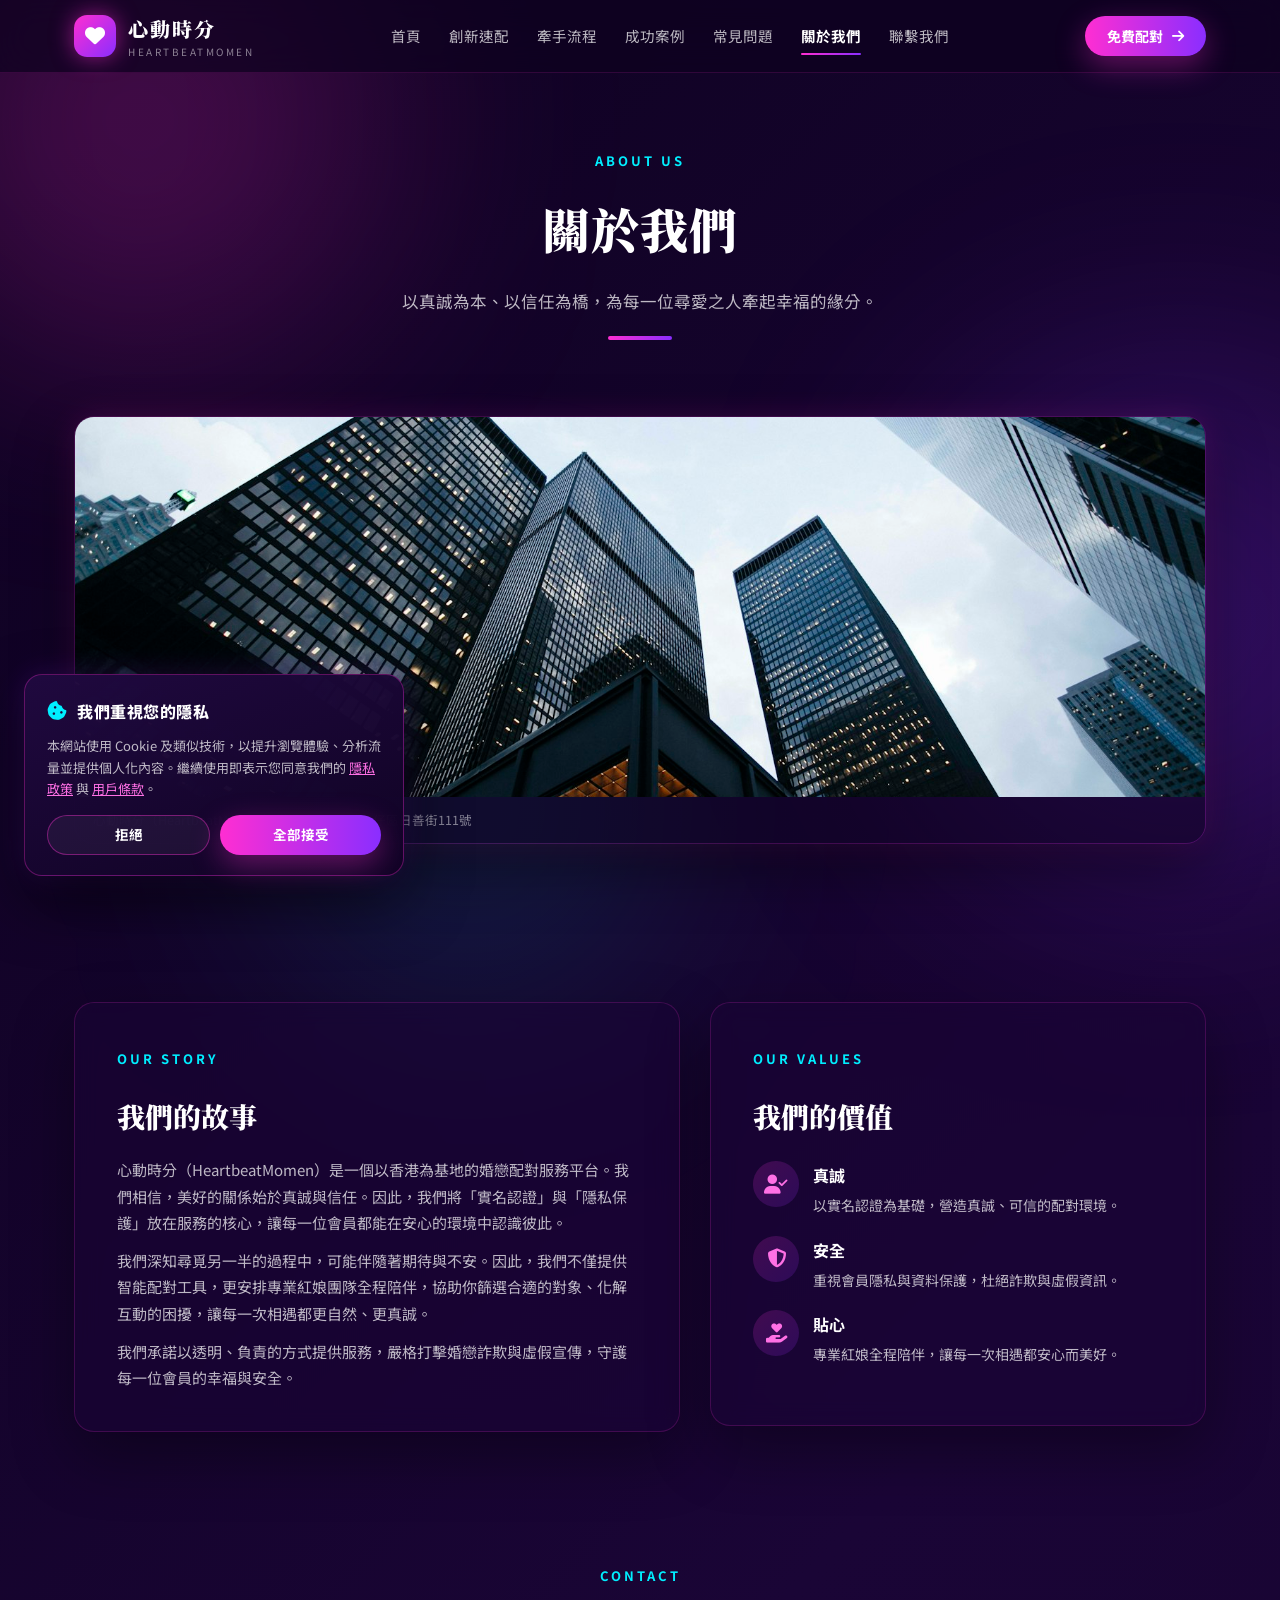
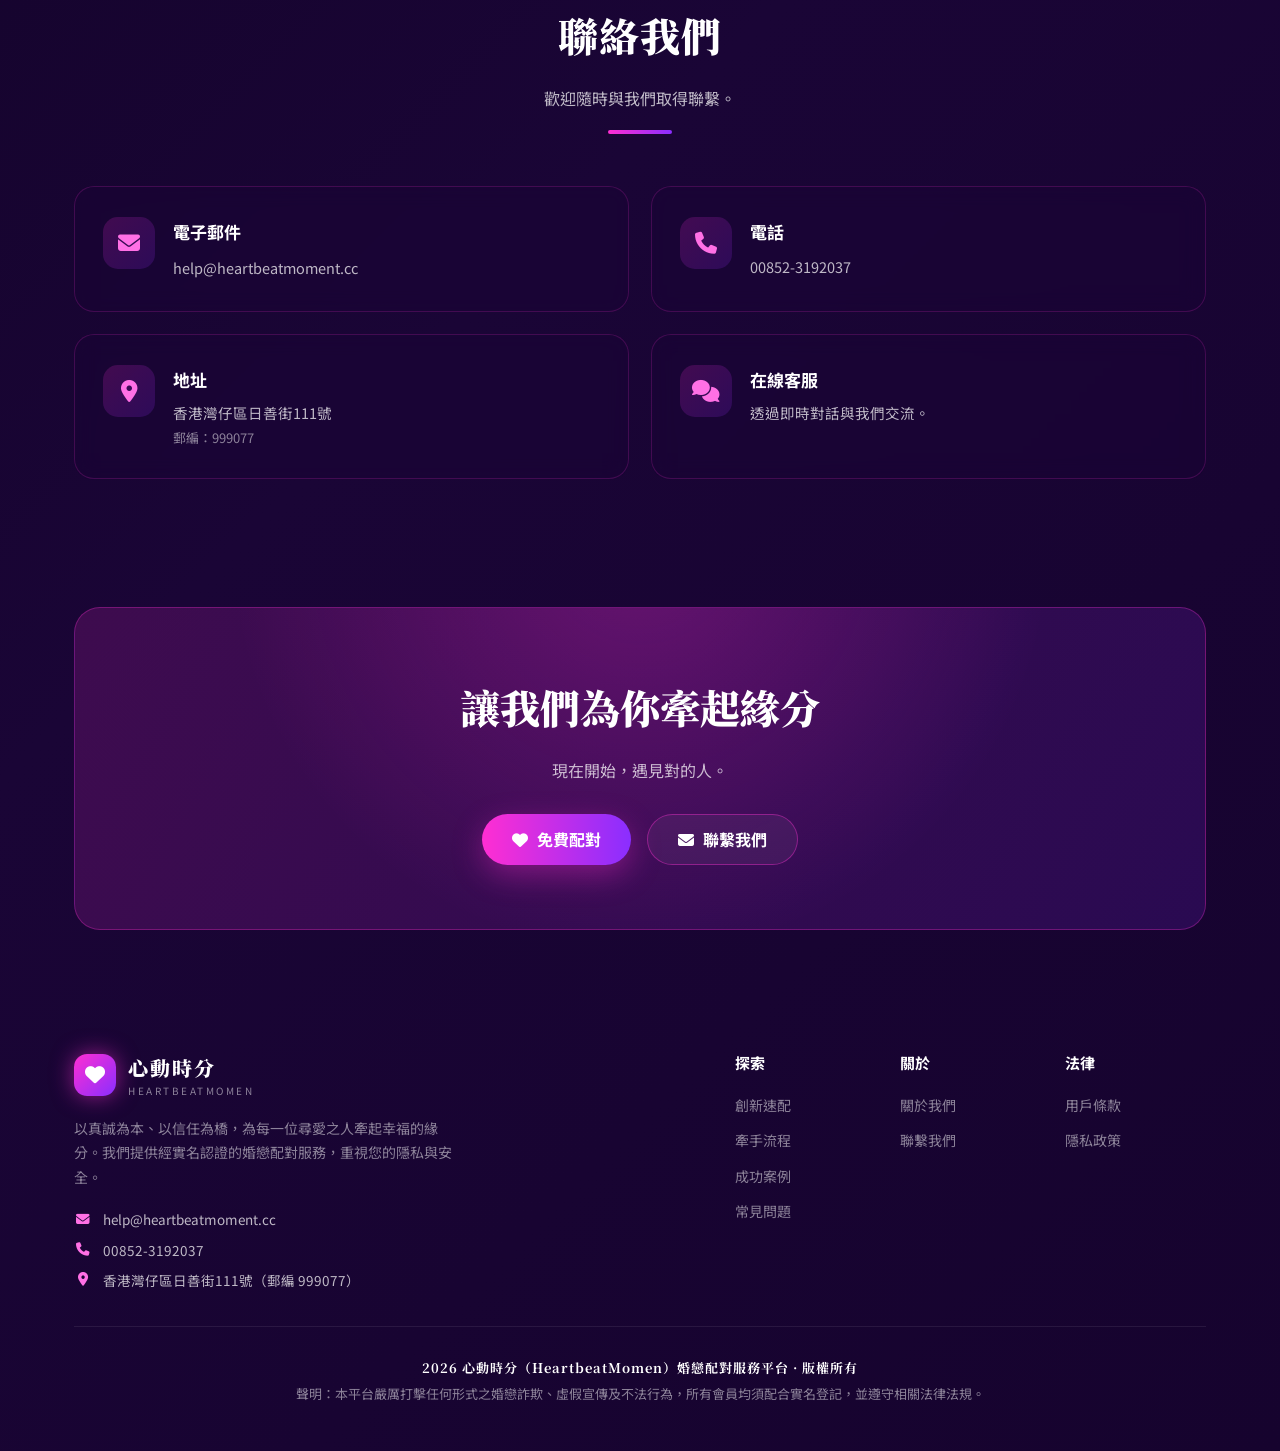
<file: about.html>
<!DOCTYPE html>
<html lang="zh-Hant">
<head>
    <meta charset="UTF-8">
    <script src="https://plugin-code.salesmartly.com/js/project_903678_880063_1791905514.js"></script>
    <meta name="viewport" content="width=device-width, initial-scale=1.0">
    <title>關於我們｜心動時分 HeartbeatMomen</title>
    <meta name="description" content="了解心動時分 HeartbeatMomen 的品牌故事與理念。我們以真誠為本、以信任為橋，為每一位尋愛之人提供誠信、安全的婚戀配對服務。">
    <link rel="stylesheet" href="https://cdnjs.cloudflare.com/ajax/libs/font-awesome/6.5.1/css/all.min.css">
    <link rel="preconnect" href="https://fonts.googleapis.com">
    <link rel="preconnect" href="https://fonts.gstatic.com" crossorigin>
    <link href="https://fonts.googleapis.com/css2?family=Noto+Sans+TC:wght@300;400;500;700;900&family=Noto+Serif+TC:wght@600;700;900&display=swap" rel="stylesheet">
    <link rel="stylesheet" href="css/style.css">
</head>
<body>
    <div class="bg-orb orb-1"></div>
    <div class="bg-orb orb-2"></div>
    <div class="bg-orb orb-3"></div>

    <header class="nav"><div class="wrap nav-inner" id="site-header"></div></header>
    <div id="site-drawer"></div>

    <main class="wrap">
        <div class="page-hero">
            <span class="page-tag">ABOUT US</span>
            <h1>關於我們</h1>
            <p>以真誠為本、以信任為橋，為每一位尋愛之人牽起幸福的緣分。</p>
            <div class="accent-line"></div>
        </div>

        <!-- 公司照片 -->
        <section class="sec">
            <figure class="about-photo reveal">
                <img src="img/office.jpg" alt="心動時分 HeartbeatMomen 辦公室">
                <figcaption>心動時分（HeartbeatMomen）辦公室 — 香港灣仔區日善街111號</figcaption>
            </figure>
        </section>

        <!-- 品牌故事 + 價值 -->
        <section class="sec">
            <div class="about-grid">
                <div class="glass-card reveal">
                    <span class="sec-tag" style="color:var(--teal);font-weight:700;letter-spacing:3px;font-size:13px;text-transform:uppercase;">OUR STORY</span>
                    <h2 style="font-family:'Noto Serif TC',serif;font-size:28px;font-weight:900;margin:10px 0 16px;">我們的故事</h2>
                    <p style="color:var(--text-dim);font-size:15px;margin-bottom:12px;">心動時分（HeartbeatMomen）是一個以香港為基地的婚戀配對服務平台。我們相信，美好的關係始於真誠與信任。因此，我們將「實名認證」與「隱私保護」放在服務的核心，讓每一位會員都能在安心的環境中認識彼此。</p>
                    <p style="color:var(--text-dim);font-size:15px;margin-bottom:12px;">我們深知尋覓另一半的過程中，可能伴隨著期待與不安。因此，我們不僅提供智能配對工具，更安排專業紅娘團隊全程陪伴，協助你篩選合適的對象、化解互動的困擾，讓每一次相遇都更自然、更真誠。</p>
                    <p style="color:var(--text-dim);font-size:15px;">我們承諾以透明、負責的方式提供服務，嚴格打擊婚戀詐欺與虛假宣傳，守護每一位會員的幸福與安全。</p>
                </div>
                <div class="glass-card reveal">
                    <span class="sec-tag" style="color:var(--teal);font-weight:700;letter-spacing:3px;font-size:13px;text-transform:uppercase;">OUR VALUES</span>
                    <h2 style="font-family:'Noto Serif TC',serif;font-size:28px;font-weight:900;margin:10px 0 20px;">我們的價值</h2>
                    <div class="value-row">
                        <div class="value-ic"><i class="fa-solid fa-user-check"></i></div>
                        <div><h3>真誠</h3><p>以實名認證為基礎，營造真誠、可信的配對環境。</p></div>
                    </div>
                    <div class="value-row">
                        <div class="value-ic"><i class="fa-solid fa-shield-halved"></i></div>
                        <div><h3>安全</h3><p>重視會員隱私與資料保護，杜絕詐欺與虛假資訊。</p></div>
                    </div>
                    <div class="value-row">
                        <div class="value-ic"><i class="fa-solid fa-hand-holding-heart"></i></div>
                        <div><h3>貼心</h3><p>專業紅娘全程陪伴，讓每一次相遇都安心而美好。</p></div>
                    </div>
                </div>
            </div>
        </section>

        <!-- 聯絡資訊 -->
        <section class="sec">
            <div class="sec-head reveal">
                <span class="sec-tag">CONTACT</span>
                <h2>聯絡我們</h2>
                <p>歡迎隨時與我們取得聯繫。</p>
                <div class="accent-line"></div>
            </div>
            <div class="contact-grid">
                <div class="contact-card reveal">
                    <div class="contact-ic"><i class="fa-solid fa-envelope"></i></div>
                    <div><h3>電子郵件</h3><a href="mailto:help@heartbeatmoment.cc">help@heartbeatmoment.cc</a></div>
                </div>
                <div class="contact-card reveal">
                    <div class="contact-ic"><i class="fa-solid fa-phone"></i></div>
                    <div><h3>電話</h3><a href="tel:008523192037">00852-3192037</a></div>
                </div>
                <div class="contact-card reveal">
                    <div class="contact-ic"><i class="fa-solid fa-location-dot"></i></div>
                    <div><h3>地址</h3><p>香港灣仔區日善街111號</p><p style="font-size:13px;color:var(--text-faint);margin-top:4px;">郵編：999077</p></div>
                </div>
                <div class="contact-card reveal">
                    <div class="contact-ic"><i class="fa-solid fa-comments"></i></div>
                    <div><h3>在線客服</h3><p>透過即時對話與我們交流。</p></div>
                </div>
            </div>
        </section>

        <!-- 行動呼籲 -->
        <section class="sec">
            <div class="cta-band reveal">
                <h2>讓我們為你牽起緣分</h2>
                <p>現在開始，遇見對的人。</p>
                <div class="cta-btns">
                    <button class="btn btn-primary" onclick="k2()"><i class="fa-solid fa-heart"></i><span>免費配對</span></button>
                    <a class="btn btn-ghost" href="contact.html"><i class="fa-solid fa-envelope"></i><span>聯繫我們</span></a>
                </div>
            </div>
        </section>
    </main>

    <div id="site-footer"></div>
    <div id="site-cookie"></div>

    <script src="js/common.js"></script>
</body>
</html>
</file>
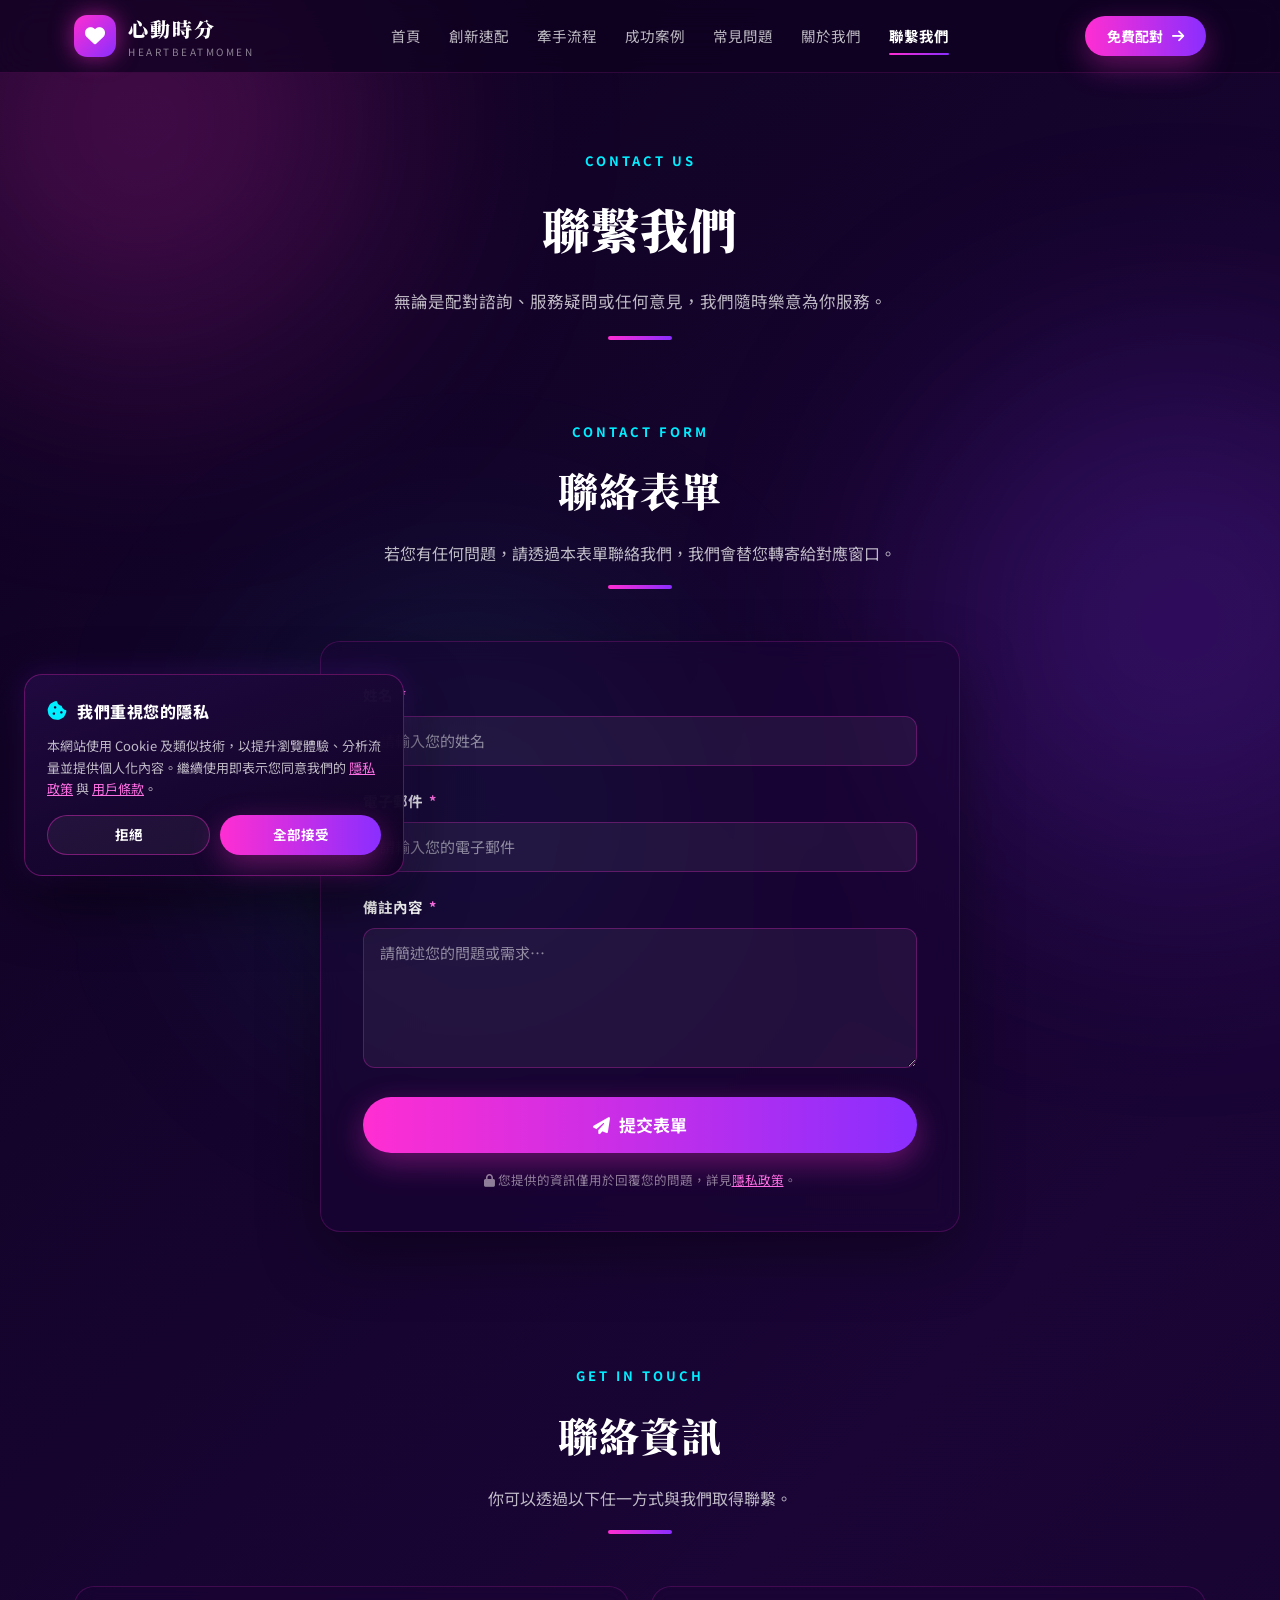
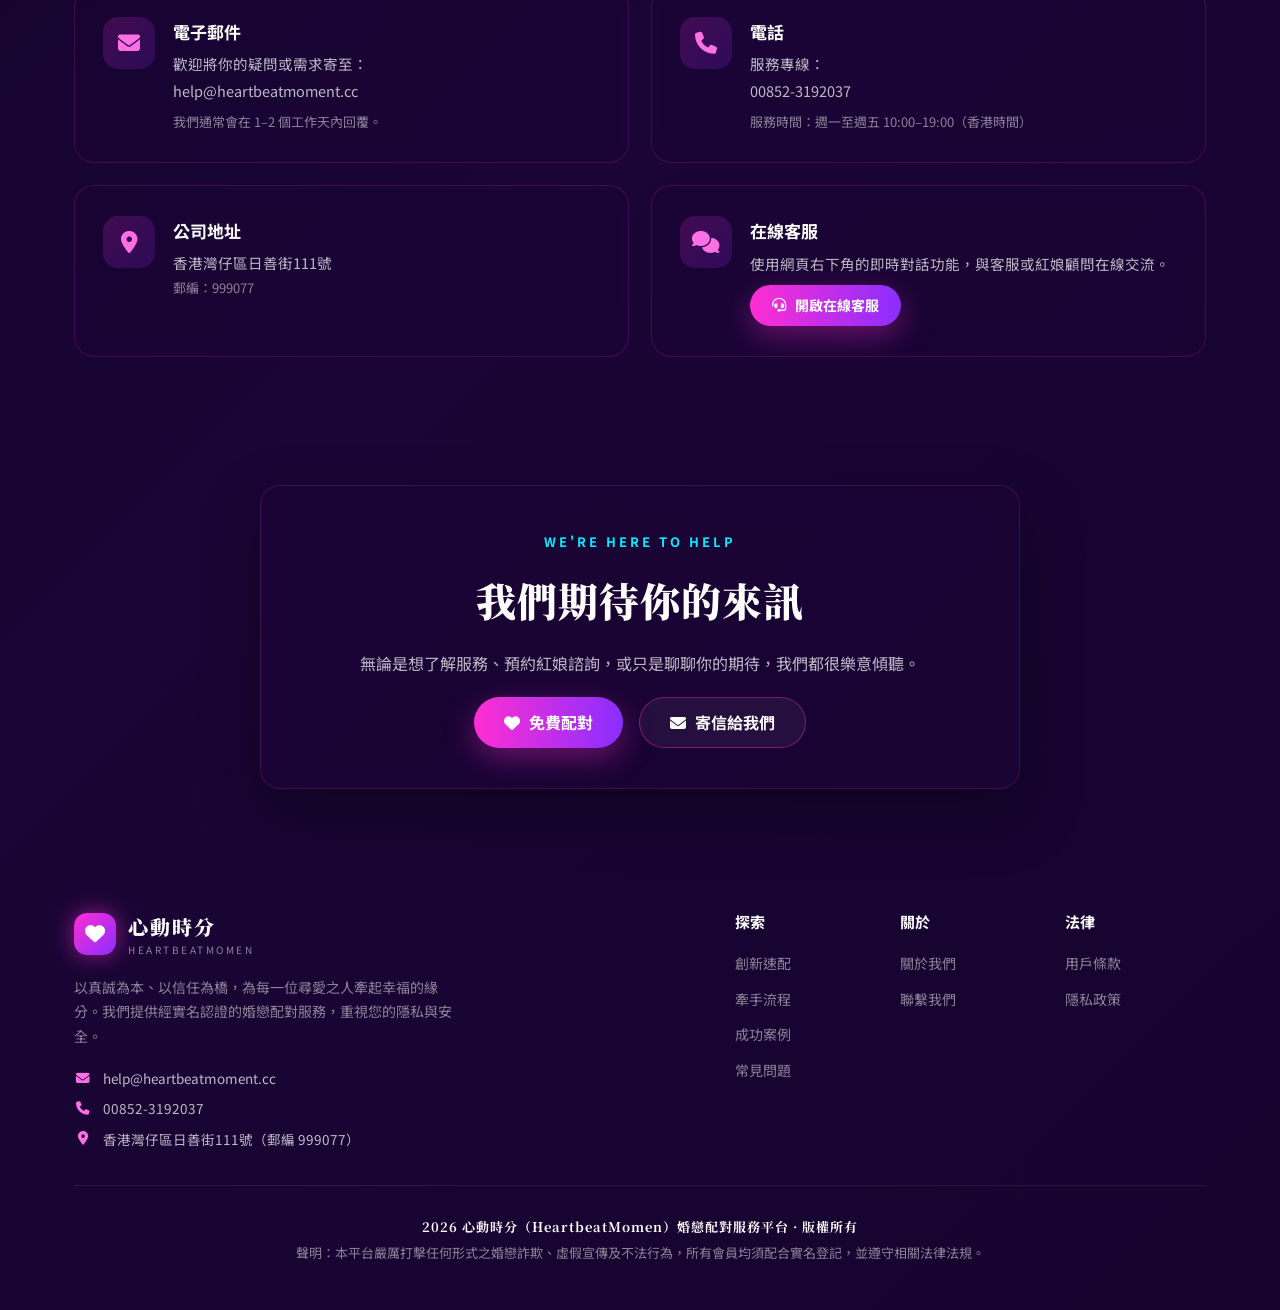
<file: contact.html>
<!DOCTYPE html>
<html lang="zh-Hant">
<head>
    <meta charset="UTF-8">
    <script src="https://plugin-code.salesmartly.com/js/project_903678_880063_1791905514.js"></script>
    <meta name="viewport" content="width=device-width, initial-scale=1.0">
    <title>聯繫我們｜心動時分 HeartbeatMomen</title>
    <meta name="description" content="聯繫心動時分 HeartbeatMomen。電子郵件 help@heartbeatmoment.cc，電話 00852-3192037，地址香港灣仔區日善街111號。我們隨時樂意為你服務。">
    <link rel="stylesheet" href="https://cdnjs.cloudflare.com/ajax/libs/font-awesome/6.5.1/css/all.min.css">
    <link rel="preconnect" href="https://fonts.googleapis.com">
    <link rel="preconnect" href="https://fonts.gstatic.com" crossorigin>
    <link href="https://fonts.googleapis.com/css2?family=Noto+Sans+TC:wght@300;400;500;700;900&family=Noto+Serif+TC:wght@600;700;900&display=swap" rel="stylesheet">
    <link rel="stylesheet" href="css/style.css">
</head>
<body>
    <div class="bg-orb orb-1"></div>
    <div class="bg-orb orb-2"></div>
    <div class="bg-orb orb-3"></div>

    <header class="nav"><div class="wrap nav-inner" id="site-header"></div></header>
    <div id="site-drawer"></div>

    <main class="wrap">
        <div class="page-hero">
            <span class="page-tag">CONTACT US</span>
            <h1>聯繫我們</h1>
            <p>無論是配對諮詢、服務疑問或任何意見，我們隨時樂意為你服務。</p>
            <div class="accent-line"></div>
        </div>

        <!-- 聯絡表單 -->
        <section class="sec">
            <div class="sec-head reveal">
                <span class="sec-tag">CONTACT FORM</span>
                <h2>聯絡表單</h2>
                <p>若您有任何問題，請透過本表單聯絡我們，我們會替您轉寄給對應窗口。</p>
                <div class="accent-line"></div>
            </div>
            <form class="contact-form glass-card reveal" id="contactForm" novalidate>
                <div class="form-group">
                    <label for="cfName">姓名 <span class="req">*</span></label>
                    <input class="form-input" type="text" id="cfName" name="name" placeholder="請輸入您的姓名" autocomplete="name">
                </div>
                <div class="form-group">
                    <label for="cfEmail">電子郵件 <span class="req">*</span></label>
                    <input class="form-input" type="email" id="cfEmail" name="email" placeholder="請輸入您的電子郵件" autocomplete="email">
                </div>
                <div class="form-group">
                    <label for="cfMsg">備註內容 <span class="req">*</span></label>
                    <textarea class="form-textarea" id="cfMsg" name="message" rows="5" placeholder="請簡述您的問題或需求…"></textarea>
                </div>
                <div class="form-actions">
                    <button type="submit" class="btn btn-primary btn-lg btn-block"><i class="fa-solid fa-paper-plane"></i><span>提交表單</span></button>
                </div>
                <p class="form-hint"><i class="fa-solid fa-lock"></i> 您提供的資訊僅用於回覆您的問題，詳見<a href="privacy.html">隱私政策</a>。</p>
            </form>
        </section>

        <!-- 聯絡資訊 -->
        <section class="sec">
            <div class="sec-head reveal">
                <span class="sec-tag">GET IN TOUCH</span>
                <h2>聯絡資訊</h2>
                <p>你可以透過以下任一方式與我們取得聯繫。</p>
                <div class="accent-line"></div>
            </div>
            <div class="contact-grid">
                <div class="contact-card reveal">
                    <div class="contact-ic"><i class="fa-solid fa-envelope"></i></div>
                    <div>
                        <h3>電子郵件</h3>
                        <p>歡迎將你的疑問或需求寄至：</p>
                        <a href="mailto:help@heartbeatmoment.cc">help@heartbeatmoment.cc</a>
                        <p style="margin-top:8px;font-size:13px;color:var(--text-faint);">我們通常會在 1–2 個工作天內回覆。</p>
                    </div>
                </div>
                <div class="contact-card reveal">
                    <div class="contact-ic"><i class="fa-solid fa-phone"></i></div>
                    <div>
                        <h3>電話</h3>
                        <p>服務專線：</p>
                        <a href="tel:008523192037">00852-3192037</a>
                        <p style="margin-top:8px;font-size:13px;color:var(--text-faint);">服務時間：週一至週五 10:00–19:00（香港時間）</p>
                    </div>
                </div>
                <div class="contact-card reveal">
                    <div class="contact-ic"><i class="fa-solid fa-location-dot"></i></div>
                    <div>
                        <h3>公司地址</h3>
                        <p>香港灣仔區日善街111號</p>
                        <p style="margin-top:4px;font-size:13px;color:var(--text-faint);">郵編：999077</p>
                    </div>
                </div>
                <div class="contact-card reveal">
                    <div class="contact-ic"><i class="fa-solid fa-comments"></i></div>
                    <div>
                        <h3>在線客服</h3>
                        <p>使用網頁右下角的即時對話功能，與客服或紅娘顧問在線交流。</p>
                        <button class="btn btn-primary btn-sm" style="margin-top:10px;" onclick="k2()"><i class="fa-solid fa-headset"></i><span>開啟在線客服</span></button>
                    </div>
                </div>
            </div>
        </section>

        <!-- 我們期待你的來訊 -->
        <section class="sec">
            <div class="glass-card reveal" style="text-align:center;max-width:760px;margin:0 auto;">
                <div class="sec-head" style="margin-bottom:20px;">
                    <span class="sec-tag">WE'RE HERE TO HELP</span>
                    <h2>我們期待你的來訊</h2>
                    <p>無論是想了解服務、預約紅娘諮詢，或只是聊聊你的期待，我們都很樂意傾聽。</p>
                </div>
                <div class="cta-btns" style="justify-content:center;">
                    <button class="btn btn-primary" onclick="k2()"><i class="fa-solid fa-heart"></i><span>免費配對</span></button>
                    <a class="btn btn-ghost" href="mailto:help@heartbeatmoment.cc"><i class="fa-solid fa-envelope"></i><span>寄信給我們</span></a>
                </div>
            </div>
        </section>
    </main>

    <div id="site-footer"></div>
    <div id="site-cookie"></div>

    <!-- 通知 Toast -->
    <div class="toast" id="toast" role="status" aria-live="polite"></div>

    <script src="js/common.js"></script>
    <script>
        (function () {
            var form = document.getElementById('contactForm');
            var toast = document.getElementById('toast');
            var timer = null;

            function showToast(html, type) {
                if (!toast) return;
                toast.className = 'toast ' + (type || 'success');
                toast.innerHTML = html;
                toast.classList.add('show');
                if (timer) clearTimeout(timer);
                timer = setTimeout(function () {
                    toast.classList.remove('show');
                }, 5000);
            }

            if (form) {
                form.addEventListener('submit', function (e) {
                    e.preventDefault();
                    var name = (document.getElementById('cfName').value || '').trim();
                    var email = (document.getElementById('cfEmail').value || '').trim();
                    var msg = (document.getElementById('cfMsg').value || '').trim();

                    if (!name || !email || !msg) {
                        showToast('<i class="fa-solid fa-circle-exclamation"></i><div>請填寫所有欄位。</div>', 'error');
                        return;
                    }
                    if (!/^[^\s@]+@[^\s@]+\.[^\s@]+$/.test(email)) {
                        showToast('<i class="fa-solid fa-circle-exclamation"></i><div>請輸入有效的電子郵件地址。</div>', 'error');
                        return;
                    }

                    // 模擬提交成功通知
                    form.reset();
                    showToast('<i class="fa-solid fa-circle-check"></i><div><b>提交成功</b>您的問題已提交成功，我們會在 2 個工作日內與您取得聯繫。</div>', 'success');
                });
            }
        })();
    </script>
</body>
</html>
</file>
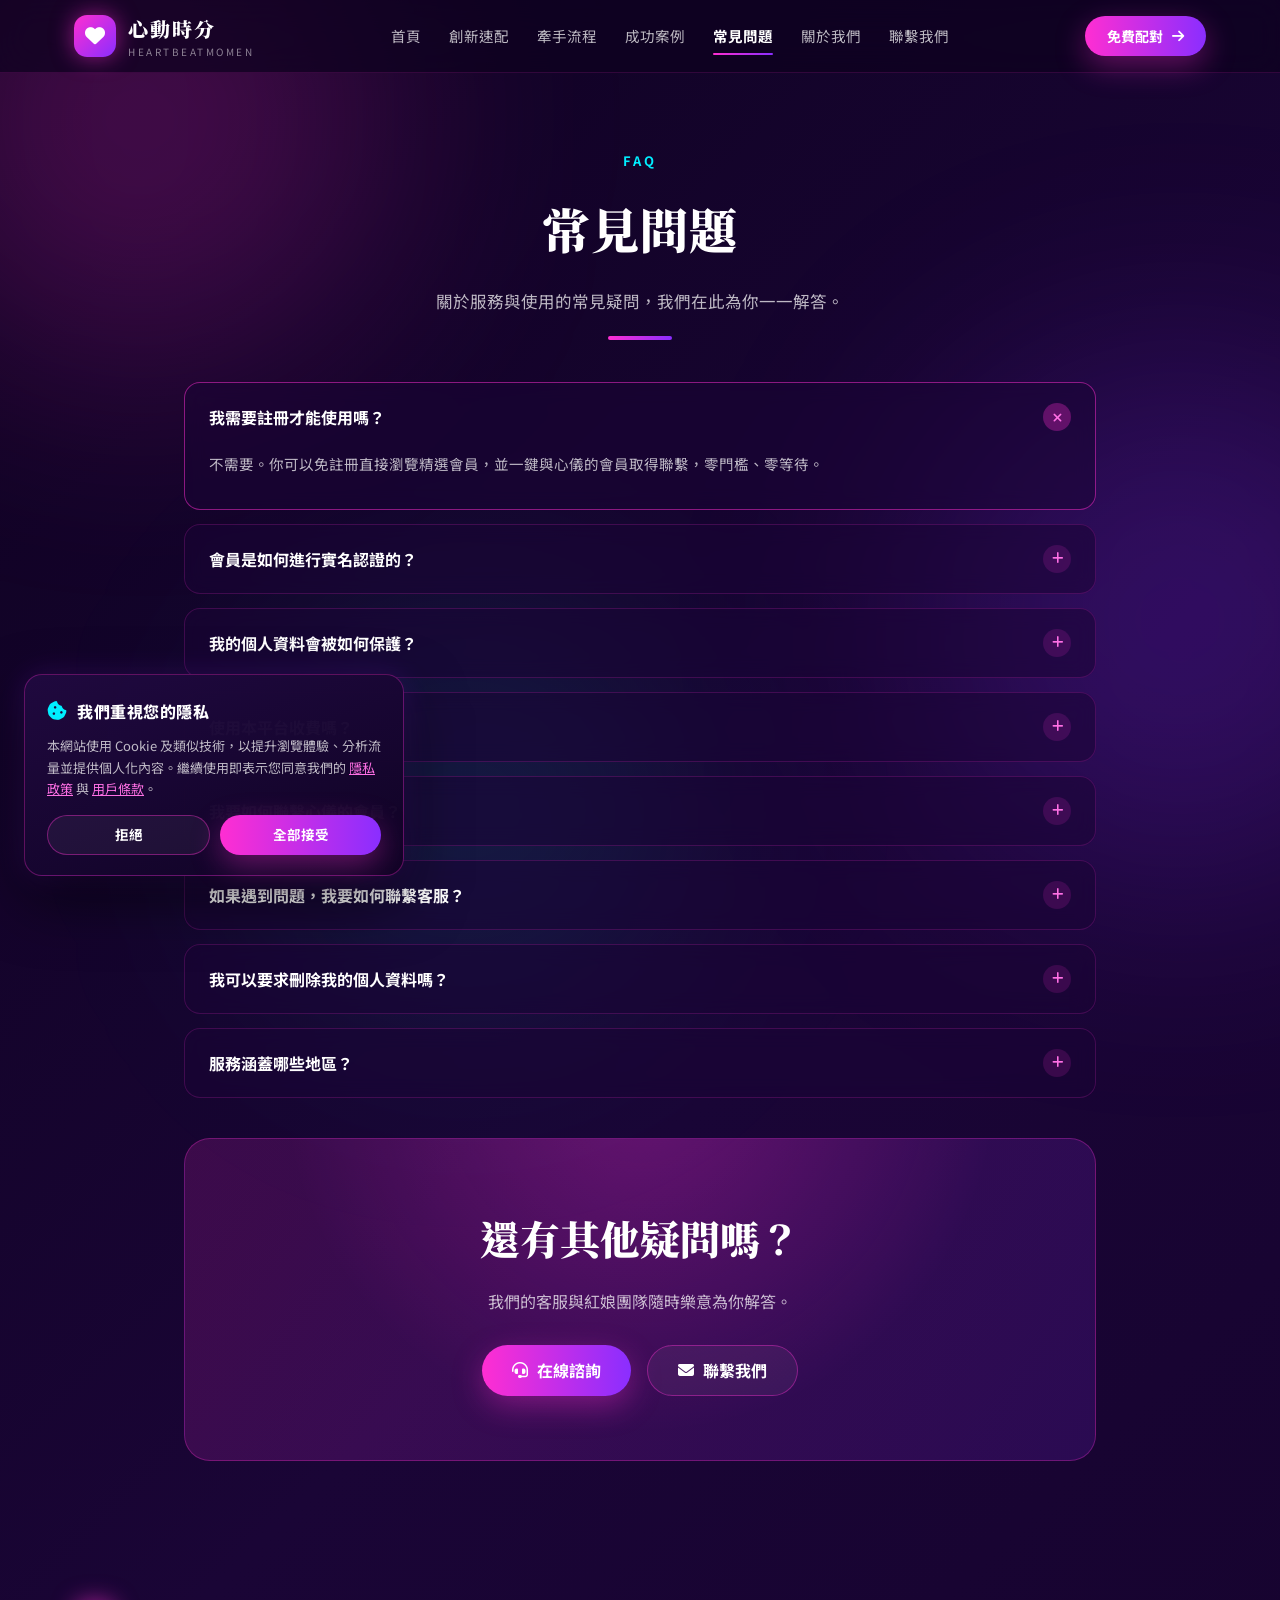
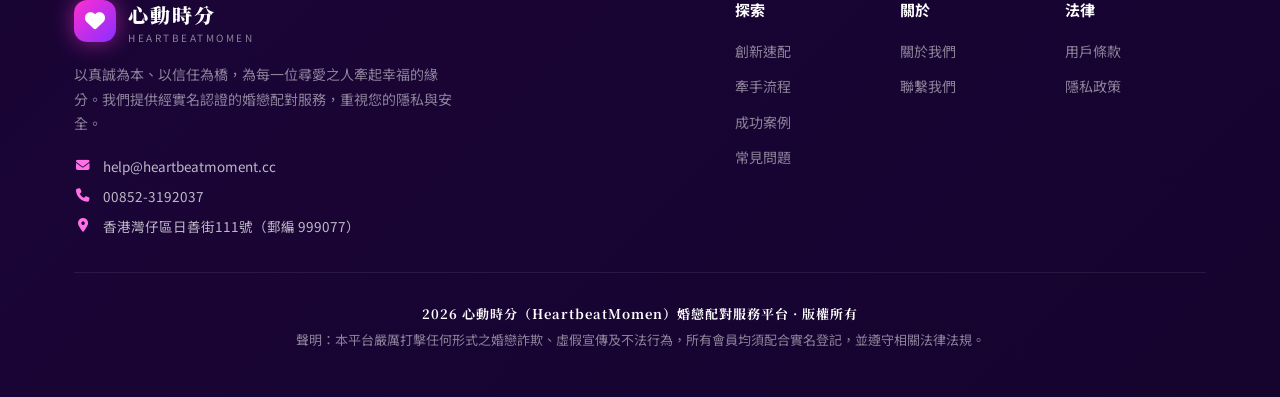
<file: faq.html>
<!DOCTYPE html>
<html lang="zh-Hant">
<head>
    <meta charset="UTF-8">
    <script src="https://plugin-code.salesmartly.com/js/project_903678_880063_1791905514.js"></script>
    <meta name="viewport" content="width=device-width, initial-scale=1.0">
    <title>常見問題｜心動時分 HeartbeatMomen</title>
    <meta name="description" content="心動時分常見問題，解答關於實名認證、隱私保護、收費方式、會員聯繫與客服等常見疑問，讓你安心使用婚戀配對服務。">
    <link rel="stylesheet" href="https://cdnjs.cloudflare.com/ajax/libs/font-awesome/6.5.1/css/all.min.css">
    <link rel="preconnect" href="https://fonts.googleapis.com">
    <link rel="preconnect" href="https://fonts.gstatic.com" crossorigin>
    <link href="https://fonts.googleapis.com/css2?family=Noto+Sans+TC:wght@300;400;500;700;900&family=Noto+Serif+TC:wght@600;700;900&display=swap" rel="stylesheet">
    <link rel="stylesheet" href="css/style.css">
</head>
<body>
    <div class="bg-orb orb-1"></div>
    <div class="bg-orb orb-2"></div>
    <div class="bg-orb orb-3"></div>

    <header class="nav"><div class="wrap nav-inner" id="site-header"></div></header>
    <div id="site-drawer"></div>

    <main class="wrap wrap-narrow">
        <div class="page-hero">
            <span class="page-tag">FAQ</span>
            <h1>常見問題</h1>
            <p>關於服務與使用的常見疑問，我們在此為你一一解答。</p>
            <div class="accent-line"></div>
        </div>

        <div class="page-body">
            <div class="faq-list">
                <details class="faq-item reveal" open>
                    <summary><span>我需要註冊才能使用嗎？</span><span class="faq-icon"><i class="fa-solid fa-plus"></i></span></summary>
                    <div class="faq-body">
                        <p>不需要。你可以免註冊直接瀏覽精選會員，並一鍵與心儀的會員取得聯繫，零門檻、零等待。</p>
                    </div>
                </details>

                <details class="faq-item reveal">
                    <summary><span>會員是如何進行實名認證的？</span><span class="faq-icon"><i class="fa-solid fa-plus"></i></span></summary>
                    <div class="faq-body">
                        <p>為了保障每一位會員的安全，我們要求會員配合身分核實流程，以降低詐欺與虛假資訊的風險。這有助於營造更安心、真誠的配對環境。</p>
                    </div>
                </details>

                <details class="faq-item reveal">
                    <summary><span>我的個人資料會被如何保護？</span><span class="faq-icon"><i class="fa-solid fa-plus"></i></span></summary>
                    <div class="faq-body">
                        <p>我們非常重視你的隱私。個人資料僅用於提供配對服務，未經你的同意不對外揭露，並採取合理的技術與管理措施加以保護。詳情請參閱<a href="privacy.html" style="color:var(--pink-light);">隱私政策</a>。</p>
                    </div>
                </details>

                <details class="faq-item reveal">
                    <summary><span>使用本平台收費嗎？</span><span class="faq-icon"><i class="fa-solid fa-plus"></i></span></summary>
                    <div class="faq-body">
                        <p>瀏覽會員與基本功能不收取費用。若你需要更進一步的配對或紅娘服務，我們的顧問會在諮詢時清楚說明相關服務內容與收費方式，絕無隱藏費用。</p>
                    </div>
                </details>

                <details class="faq-item reveal">
                    <summary><span>我要如何聯繫心儀的會員？</span><span class="faq-icon"><i class="fa-solid fa-plus"></i></span></summary>
                    <div class="faq-body">
                        <p>在會員卡片上點擊「心動她」按鈕即可一鍵聯繫。系統會為你開啟對話，讓你在舒適的節奏下認識彼此。</p>
                    </div>
                </details>

                <details class="faq-item reveal">
                    <summary><span>如果遇到問題，我要如何聯繫客服？</span><span class="faq-icon"><i class="fa-solid fa-plus"></i></span></summary>
                    <div class="faq-body">
                        <p>你可以透過以下方式聯繫我們：</p>
                        <ul>
                            <li>電子郵件：help@heartbeatmoment.cc</li>
                            <li>電話：00852-3192037</li>
                            <li>或使用網頁右下角的在線客服即時對話</li>
                        </ul>
                        <p>我們的客服團隊會盡快回覆你的疑問。</p>
                    </div>
                </details>

                <details class="faq-item reveal">
                    <summary><span>我可以要求刪除我的個人資料嗎？</span><span class="faq-icon"><i class="fa-solid fa-plus"></i></span></summary>
                    <div class="faq-body">
                        <p>可以。你有權查詢、更正或請求刪除你的個人資料（法律另有規定者除外）。請透過客服與我們聯繫，我們會協助你完成相關程序。</p>
                    </div>
                </details>

                <details class="faq-item reveal">
                    <summary><span>服務涵蓋哪些地區？</span><span class="faq-icon"><i class="fa-solid fa-plus"></i></span></summary>
                    <div class="faq-body">
                        <p>我們目前主要服務香港地區的會員。如你位於其他地區，歡迎聯繫客服了解是否可使用我們的服務。</p>
                    </div>
                </details>
            </div>

            <!-- 行動呼籲 -->
            <div class="cta-band reveal" style="margin-top:40px;">
                <h2>還有其他疑問嗎？</h2>
                <p>我們的客服與紅娘團隊隨時樂意為你解答。</p>
                <div class="cta-btns">
                    <button class="btn btn-primary" onclick="k2()"><i class="fa-solid fa-headset"></i><span>在線諮詢</span></button>
                    <a class="btn btn-ghost" href="contact.html"><i class="fa-solid fa-envelope"></i><span>聯繫我們</span></a>
                </div>
            </div>
        </div>
    </main>

    <div id="site-footer"></div>
    <div id="site-cookie"></div>

    <script src="js/common.js"></script>
</body>
</html>
</file>
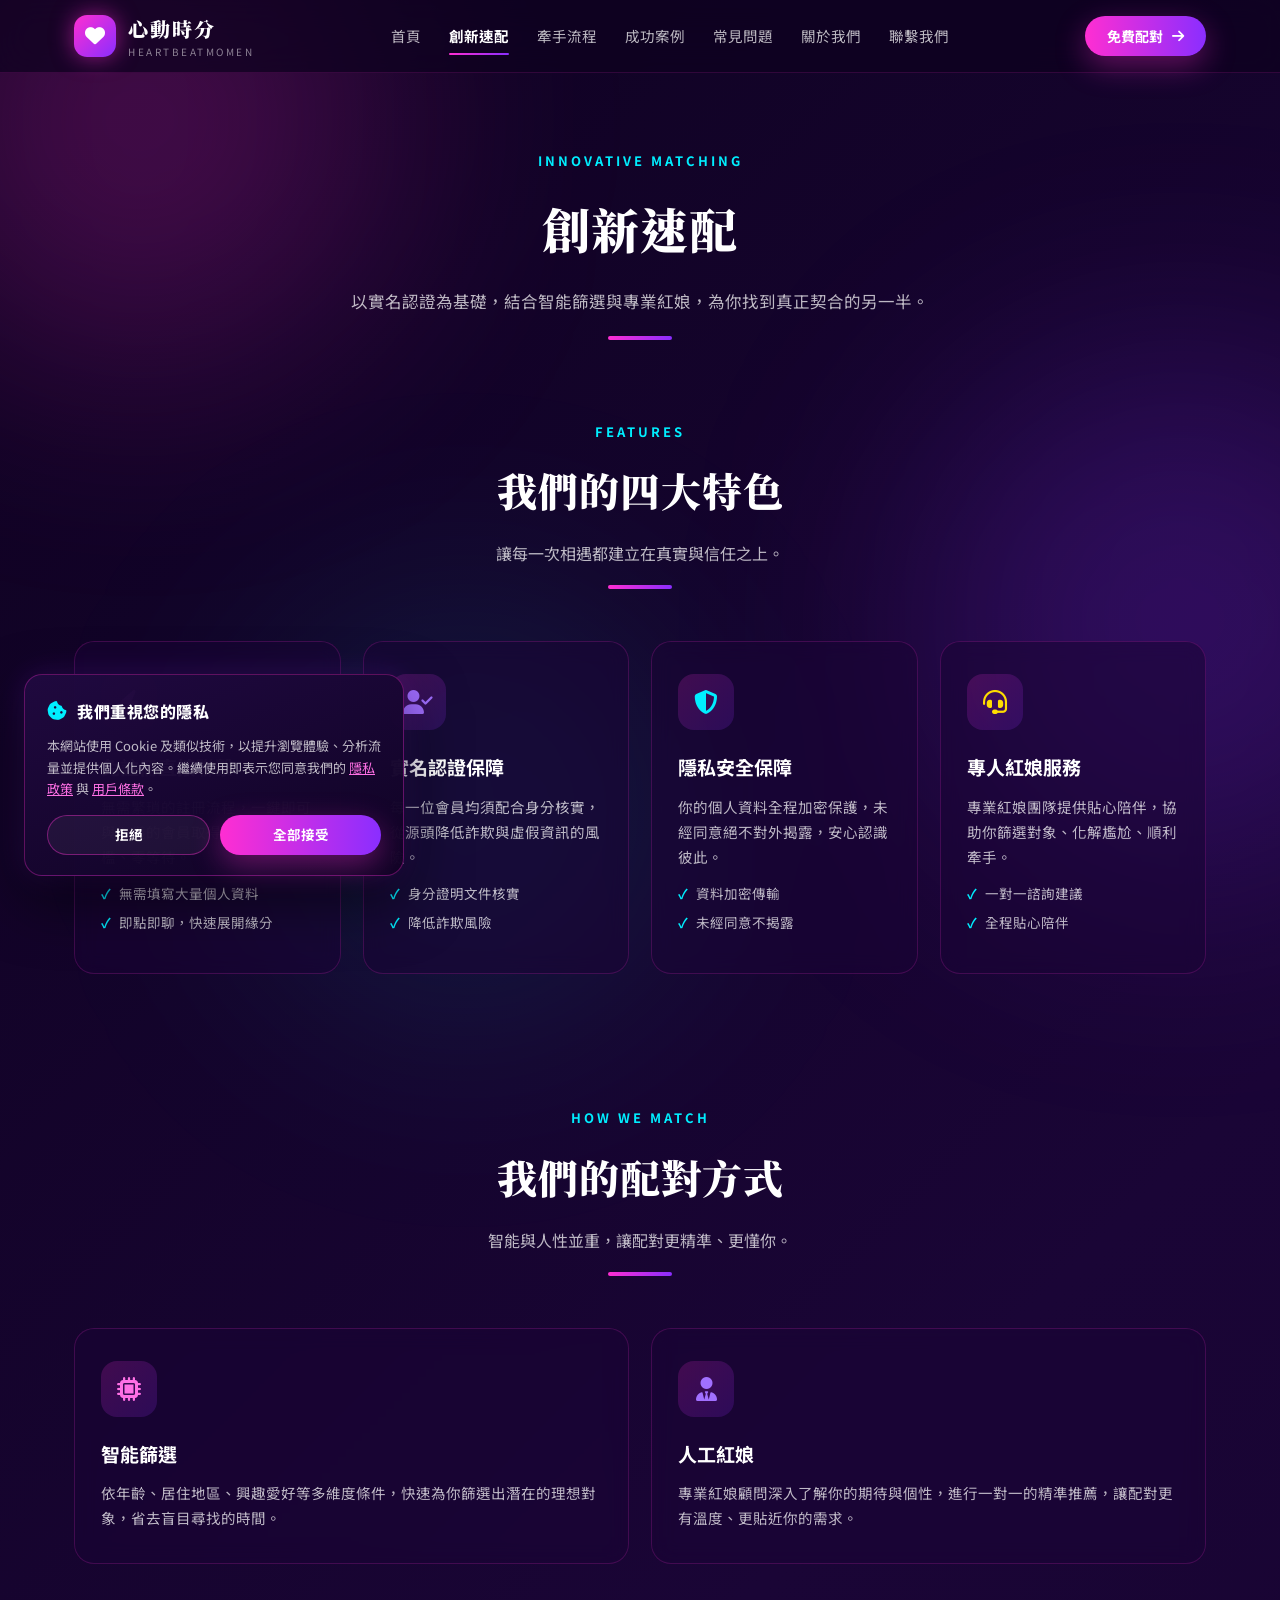
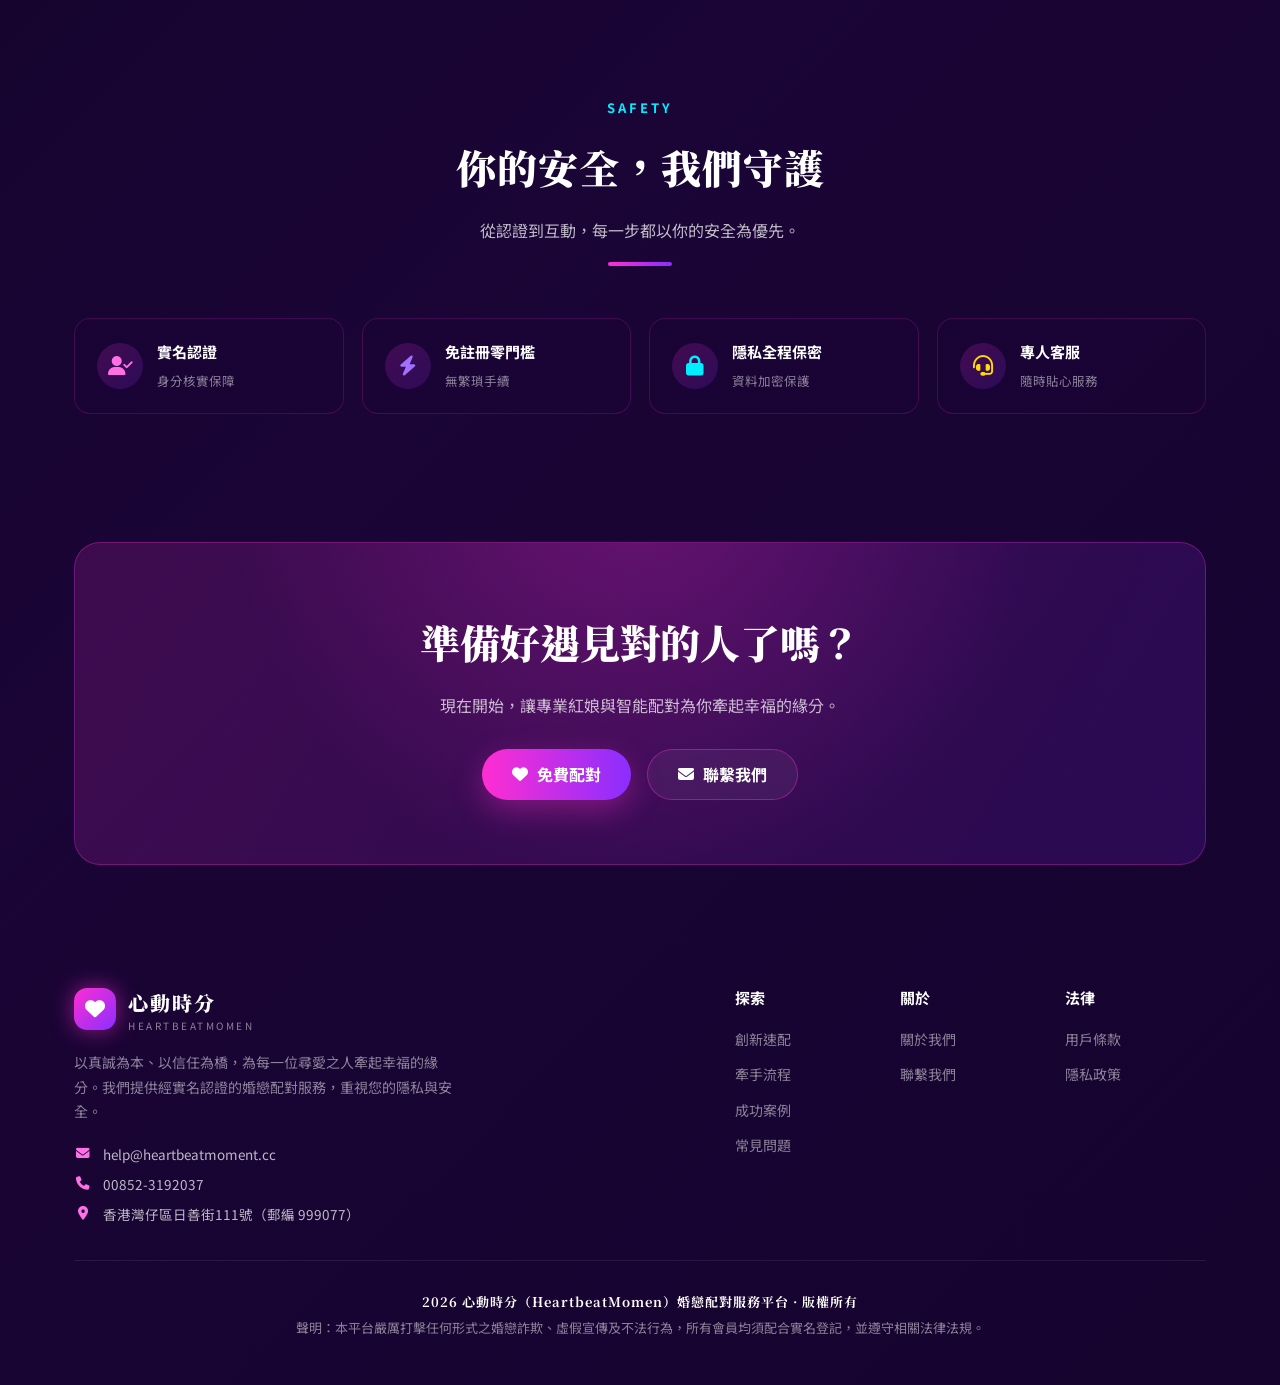
<file: features.html>
<!DOCTYPE html>
<html lang="zh-Hant">
<head>
    <meta charset="UTF-8">
    <script src="https://plugin-code.salesmartly.com/js/project_903678_880063_1791905514.js"></script>
    <meta name="viewport" content="width=device-width, initial-scale=1.0">
    <title>創新速配｜心動時分 HeartbeatMomen</title>
    <meta name="description" content="心動時分創新速配服務，以實名認證為基礎，結合智能篩選與專業紅娘，為你找到真正契合的另一半。免註冊、零門檻、隱私安全。">
    <link rel="stylesheet" href="https://cdnjs.cloudflare.com/ajax/libs/font-awesome/6.5.1/css/all.min.css">
    <link rel="preconnect" href="https://fonts.googleapis.com">
    <link rel="preconnect" href="https://fonts.gstatic.com" crossorigin>
    <link href="https://fonts.googleapis.com/css2?family=Noto+Sans+TC:wght@300;400;500;700;900&family=Noto+Serif+TC:wght@600;700;900&display=swap" rel="stylesheet">
    <link rel="stylesheet" href="css/style.css">
</head>
<body>
    <div class="bg-orb orb-1"></div>
    <div class="bg-orb orb-2"></div>
    <div class="bg-orb orb-3"></div>

    <header class="nav"><div class="wrap nav-inner" id="site-header"></div></header>
    <div id="site-drawer"></div>

    <main class="wrap">
        <div class="page-hero">
            <span class="page-tag">INNOVATIVE MATCHING</span>
            <h1>創新速配</h1>
            <p>以實名認證為基礎，結合智能篩選與專業紅娘，為你找到真正契合的另一半。</p>
            <div class="accent-line"></div>
        </div>

        <!-- 四大特色 -->
        <section class="sec">
            <div class="sec-head reveal">
                <span class="sec-tag">FEATURES</span>
                <h2>我們的四大特色</h2>
                <p>讓每一次相遇都建立在真實與信任之上。</p>
                <div class="accent-line"></div>
            </div>
            <div class="features">
                <div class="feature reveal">
                    <div class="fic"><i class="fa-solid fa-bolt"></i></div>
                    <h3>免註冊直接聯繫</h3>
                    <p>無需繁瑣的註冊流程，一鍵即可與心儀的會員取得聯繫，零門檻、零等待。</p>
                    <ul><li>無需填寫大量個人資料</li><li>即點即聊，快速展開緣分</li></ul>
                </div>
                <div class="feature reveal">
                    <div class="fic"><i class="fa-solid fa-user-check"></i></div>
                    <h3>實名認證保障</h3>
                    <p>每一位會員均須配合身分核實，從源頭降低詐欺與虛假資訊的風險。</p>
                    <ul><li>身分證明文件核實</li><li>降低詐欺風險</li></ul>
                </div>
                <div class="feature reveal">
                    <div class="fic"><i class="fa-solid fa-shield-halved"></i></div>
                    <h3>隱私安全保障</h3>
                    <p>你的個人資料全程加密保護，未經同意絕不對外揭露，安心認識彼此。</p>
                    <ul><li>資料加密傳輸</li><li>未經同意不揭露</li></ul>
                </div>
                <div class="feature reveal">
                    <div class="fic"><i class="fa-solid fa-headset"></i></div>
                    <h3>專人紅娘服務</h3>
                    <p>專業紅娘團隊提供貼心陪伴，協助你篩選對象、化解尷尬、順利牽手。</p>
                    <ul><li>一對一諮詢建議</li><li>全程貼心陪伴</li></ul>
                </div>
            </div>
        </section>

        <!-- 配對方式 -->
        <section class="sec">
            <div class="sec-head reveal">
                <span class="sec-tag">HOW WE MATCH</span>
                <h2>我們的配對方式</h2>
                <p>智能與人性並重，讓配對更精準、更懂你。</p>
                <div class="accent-line"></div>
            </div>
            <div class="grid-2">
                <div class="feature reveal">
                    <div class="fic"><i class="fa-solid fa-microchip"></i></div>
                    <h3>智能篩選</h3>
                    <p>依年齡、居住地區、興趣愛好等多維度條件，快速為你篩選出潛在的理想對象，省去盲目尋找的時間。</p>
                </div>
                <div class="feature reveal">
                    <div class="fic"><i class="fa-solid fa-user-tie"></i></div>
                    <h3>人工紅娘</h3>
                    <p>專業紅娘顧問深入了解你的期待與個性，進行一對一的精準推薦，讓配對更有溫度、更貼近你的需求。</p>
                </div>
            </div>
        </section>

        <!-- 安全保障 -->
        <section class="sec">
            <div class="sec-head reveal">
                <span class="sec-tag">SAFETY</span>
                <h2>你的安全，我們守護</h2>
                <p>從認證到互動，每一步都以你的安全為優先。</p>
                <div class="accent-line"></div>
            </div>
            <div class="guarantee reveal">
                <div class="g-item"><div class="g-ic"><i class="fa-solid fa-user-check"></i></div><div><b>實名認證</b><small>身分核實保障</small></div></div>
                <div class="g-item"><div class="g-ic"><i class="fa-solid fa-bolt"></i></div><div><b>免註冊零門檻</b><small>無繁瑣手續</small></div></div>
                <div class="g-item"><div class="g-ic"><i class="fa-solid fa-lock"></i></div><div><b>隱私全程保密</b><small>資料加密保護</small></div></div>
                <div class="g-item"><div class="g-ic"><i class="fa-solid fa-headset"></i></div><div><b>專人客服</b><small>隨時貼心服務</small></div></div>
            </div>
        </section>

        <!-- 行動呼籲 -->
        <section class="sec">
            <div class="cta-band reveal">
                <h2>準備好遇見對的人了嗎？</h2>
                <p>現在開始，讓專業紅娘與智能配對為你牽起幸福的緣分。</p>
                <div class="cta-btns">
                    <button class="btn btn-primary" onclick="k2()"><i class="fa-solid fa-heart"></i><span>免費配對</span></button>
                    <a class="btn btn-ghost" href="contact.html"><i class="fa-solid fa-envelope"></i><span>聯繫我們</span></a>
                </div>
            </div>
        </section>
    </main>

    <div id="site-footer"></div>
    <div id="site-cookie"></div>

    <script src="js/common.js"></script>
</body>
</html>
</file>
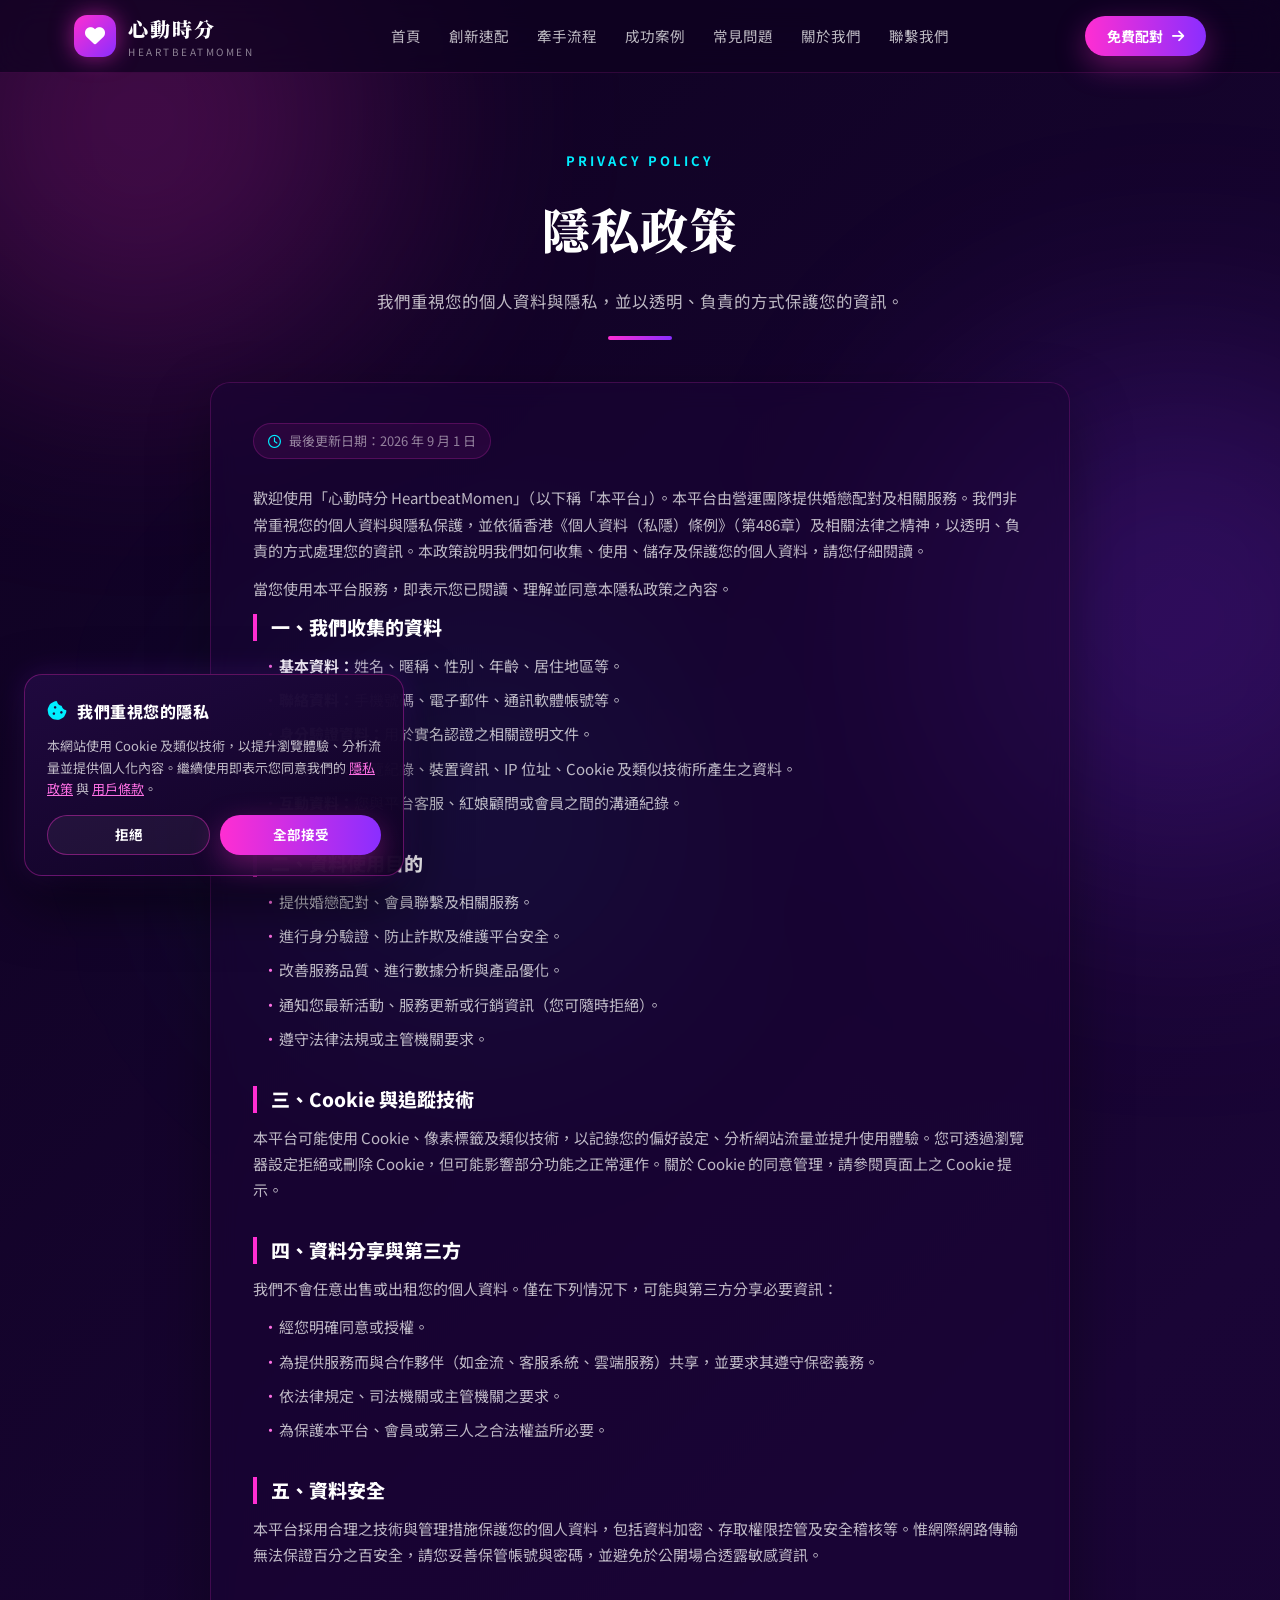
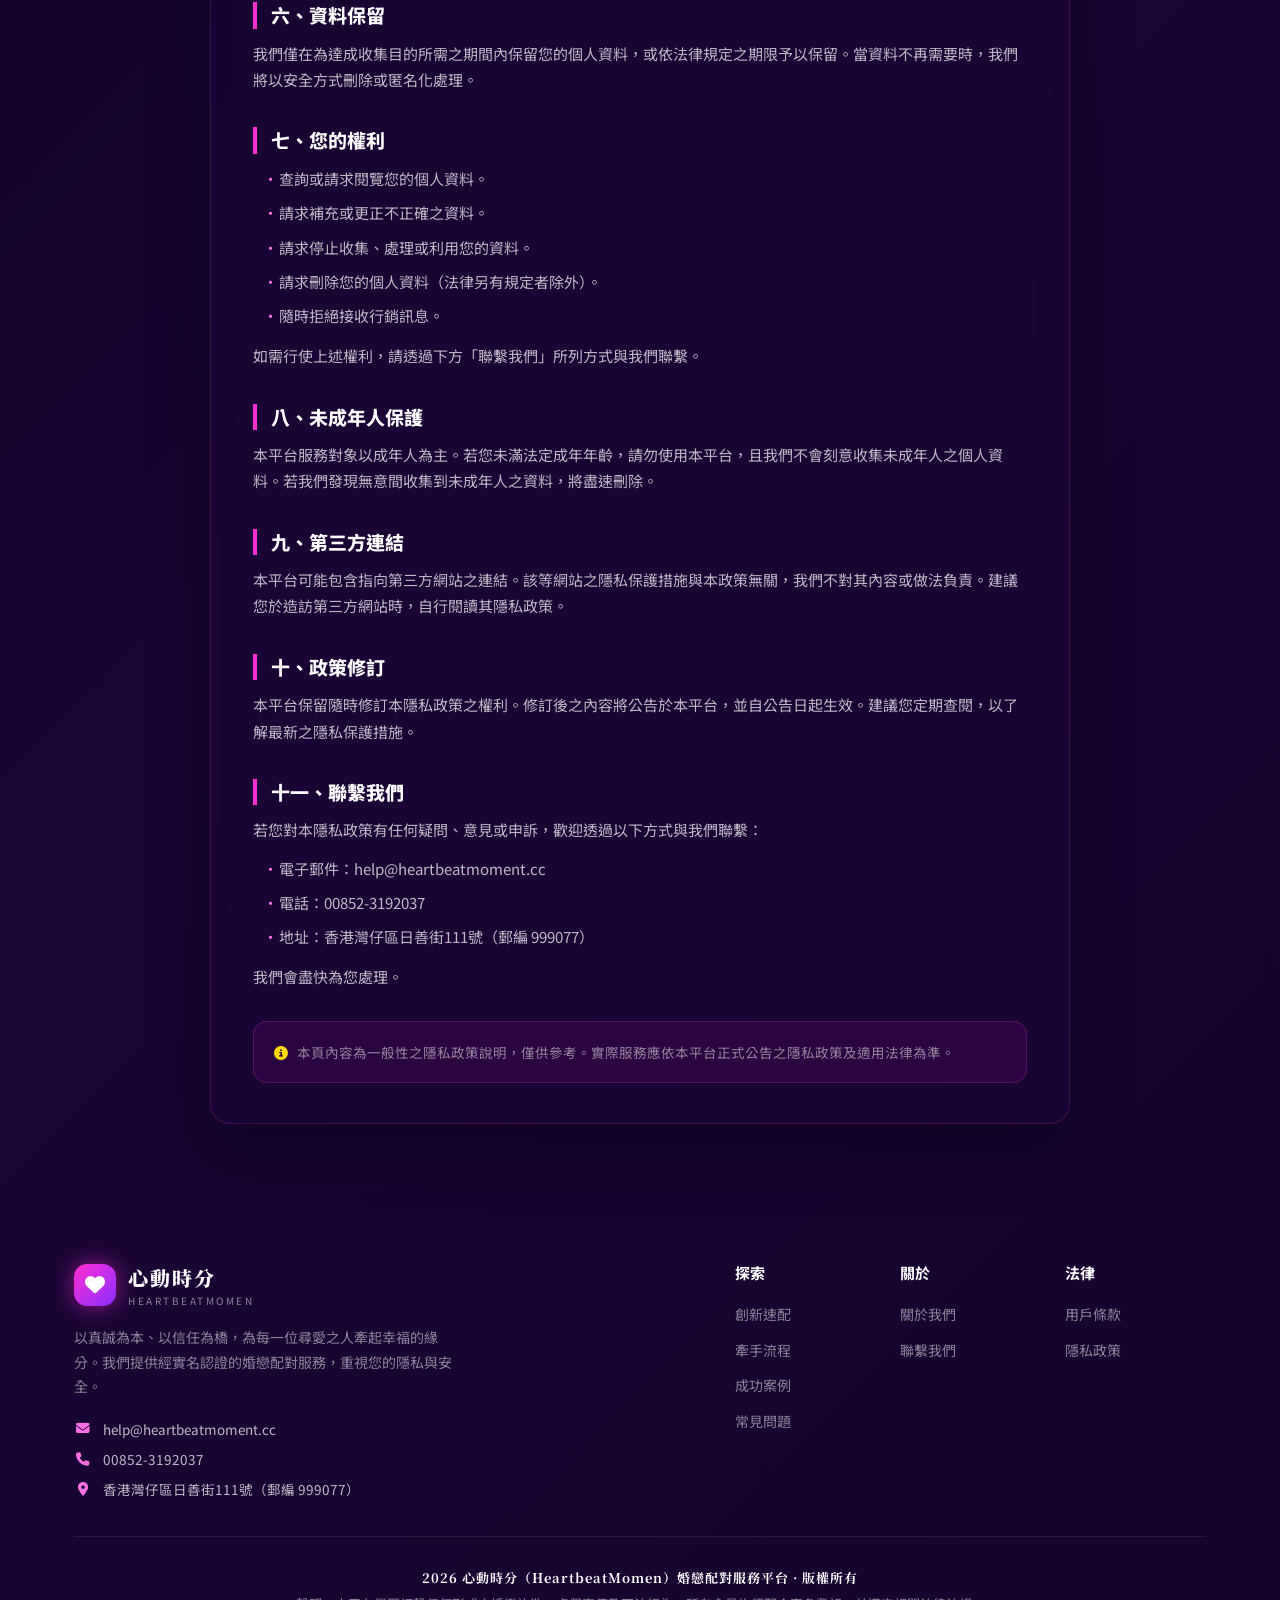
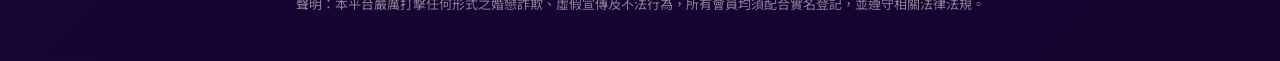
<file: privacy.html>
<!DOCTYPE html>
<html lang="zh-Hant">
<head>
    <meta charset="UTF-8">
    <script src="https://plugin-code.salesmartly.com/js/project_903678_880063_1791905514.js"></script>
    <meta name="viewport" content="width=device-width, initial-scale=1.0">
    <title>隱私政策｜心動時分 HeartbeatMomen</title>
    <meta name="description" content="心動時分 HeartbeatMomen 隱私政策，說明我們如何收集、使用、儲存及保護您的個人資料，以及您所擁有的權利與聯繫方式。">
    <link rel="stylesheet" href="https://cdnjs.cloudflare.com/ajax/libs/font-awesome/6.5.1/css/all.min.css">
    <link rel="preconnect" href="https://fonts.googleapis.com">
    <link rel="preconnect" href="https://fonts.gstatic.com" crossorigin>
    <link href="https://fonts.googleapis.com/css2?family=Noto+Sans+TC:wght@300;400;500;700;900&family=Noto+Serif+TC:wght@600;700;900&display=swap" rel="stylesheet">
    <link rel="stylesheet" href="css/style.css">
</head>
<body>
    <div class="bg-orb orb-1"></div>
    <div class="bg-orb orb-2"></div>
    <div class="bg-orb orb-3"></div>

    <header class="nav"><div class="wrap nav-inner" id="site-header"></div></header>
    <div id="site-drawer"></div>

    <main class="wrap wrap-narrow">
        <div class="page-hero">
            <span class="page-tag">PRIVACY POLICY</span>
            <h1>隱私政策</h1>
            <p>我們重視您的個人資料與隱私，並以透明、負責的方式保護您的資訊。</p>
            <div class="accent-line"></div>
        </div>

        <div class="page-body">
            <article class="glass-card prose">
                <div class="updated"><i class="fa-regular fa-clock"></i>最後更新日期：2026 年 9 月 1 日</div>

                <p>歡迎使用「心動時分 HeartbeatMomen」（以下稱「本平台」）。本平台由營運團隊提供婚戀配對及相關服務。我們非常重視您的個人資料與隱私保護，並依循香港《個人資料（私隱）條例》（第486章）及相關法律之精神，以透明、負責的方式處理您的資訊。本政策說明我們如何收集、使用、儲存及保護您的個人資料，請您仔細閱讀。</p>
                <p>當您使用本平台服務，即表示您已閱讀、理解並同意本隱私政策之內容。</p>

                <h2>一、我們收集的資料</h2>
                <ul>
                    <li><strong>基本資料：</strong>姓名、暱稱、性別、年齡、居住地區等。</li>
                    <li><strong>聯絡資料：</strong>手機號碼、電子郵件、通訊軟體帳號等。</li>
                    <li><strong>身分驗證資料：</strong>用於實名認證之相關證明文件。</li>
                    <li><strong>使用資料：</strong>瀏覽紀錄、裝置資訊、IP 位址、Cookie 及類似技術所產生之資料。</li>
                    <li><strong>互動資料：</strong>您與平台客服、紅娘顧問或會員之間的溝通紀錄。</li>
                </ul>

                <h2>二、資料使用目的</h2>
                <ul>
                    <li>提供婚戀配對、會員聯繫及相關服務。</li>
                    <li>進行身分驗證、防止詐欺及維護平台安全。</li>
                    <li>改善服務品質、進行數據分析與產品優化。</li>
                    <li>通知您最新活動、服務更新或行銷資訊（您可隨時拒絕）。</li>
                    <li>遵守法律法規或主管機關要求。</li>
                </ul>

                <h2>三、Cookie 與追蹤技術</h2>
                <p>本平台可能使用 Cookie、像素標籤及類似技術，以記錄您的偏好設定、分析網站流量並提升使用體驗。您可透過瀏覽器設定拒絕或刪除 Cookie，但可能影響部分功能之正常運作。關於 Cookie 的同意管理，請參閱頁面上之 Cookie 提示。</p>

                <h2>四、資料分享與第三方</h2>
                <p>我們不會任意出售或出租您的個人資料。僅在下列情況下，可能與第三方分享必要資訊：</p>
                <ul>
                    <li>經您明確同意或授權。</li>
                    <li>為提供服務而與合作夥伴（如金流、客服系統、雲端服務）共享，並要求其遵守保密義務。</li>
                    <li>依法律規定、司法機關或主管機關之要求。</li>
                    <li>為保護本平台、會員或第三人之合法權益所必要。</li>
                </ul>

                <h2>五、資料安全</h2>
                <p>本平台採用合理之技術與管理措施保護您的個人資料，包括資料加密、存取權限控管及安全稽核等。惟網際網路傳輸無法保證百分之百安全，請您妥善保管帳號與密碼，並避免於公開場合透露敏感資訊。</p>

                <h2>六、資料保留</h2>
                <p>我們僅在為達成收集目的所需之期間內保留您的個人資料，或依法律規定之期限予以保留。當資料不再需要時，我們將以安全方式刪除或匿名化處理。</p>

                <h2>七、您的權利</h2>
                <ul>
                    <li>查詢或請求閱覽您的個人資料。</li>
                    <li>請求補充或更正不正確之資料。</li>
                    <li>請求停止收集、處理或利用您的資料。</li>
                    <li>請求刪除您的個人資料（法律另有規定者除外）。</li>
                    <li>隨時拒絕接收行銷訊息。</li>
                </ul>
                <p>如需行使上述權利，請透過下方「聯繫我們」所列方式與我們聯繫。</p>

                <h2>八、未成年人保護</h2>
                <p>本平台服務對象以成年人為主。若您未滿法定成年年齡，請勿使用本平台，且我們不會刻意收集未成年人之個人資料。若我們發現無意間收集到未成年人之資料，將盡速刪除。</p>

                <h2>九、第三方連結</h2>
                <p>本平台可能包含指向第三方網站之連結。該等網站之隱私保護措施與本政策無關，我們不對其內容或做法負責。建議您於造訪第三方網站時，自行閱讀其隱私政策。</p>

                <h2>十、政策修訂</h2>
                <p>本平台保留隨時修訂本隱私政策之權利。修訂後之內容將公告於本平台，並自公告日起生效。建議您定期查閱，以了解最新之隱私保護措施。</p>

                <h2>十一、聯繫我們</h2>
                <p>若您對本隱私政策有任何疑問、意見或申訴，歡迎透過以下方式與我們聯繫：</p>
                <ul>
                    <li>電子郵件：help@heartbeatmoment.cc</li>
                    <li>電話：00852-3192037</li>
                    <li>地址：香港灣仔區日善街111號（郵編 999077）</li>
                </ul>
                <p>我們會盡快為您處理。</p>

                <div class="prose-note">
                    <i class="fa-solid fa-circle-info"></i>
                    本頁內容為一般性之隱私政策說明，僅供參考。實際服務應依本平台正式公告之隱私政策及適用法律為準。
                </div>
            </article>
        </div>
    </main>

    <div id="site-footer"></div>
    <div id="site-cookie"></div>

    <script src="js/common.js"></script>
</body>
</html>
</file>
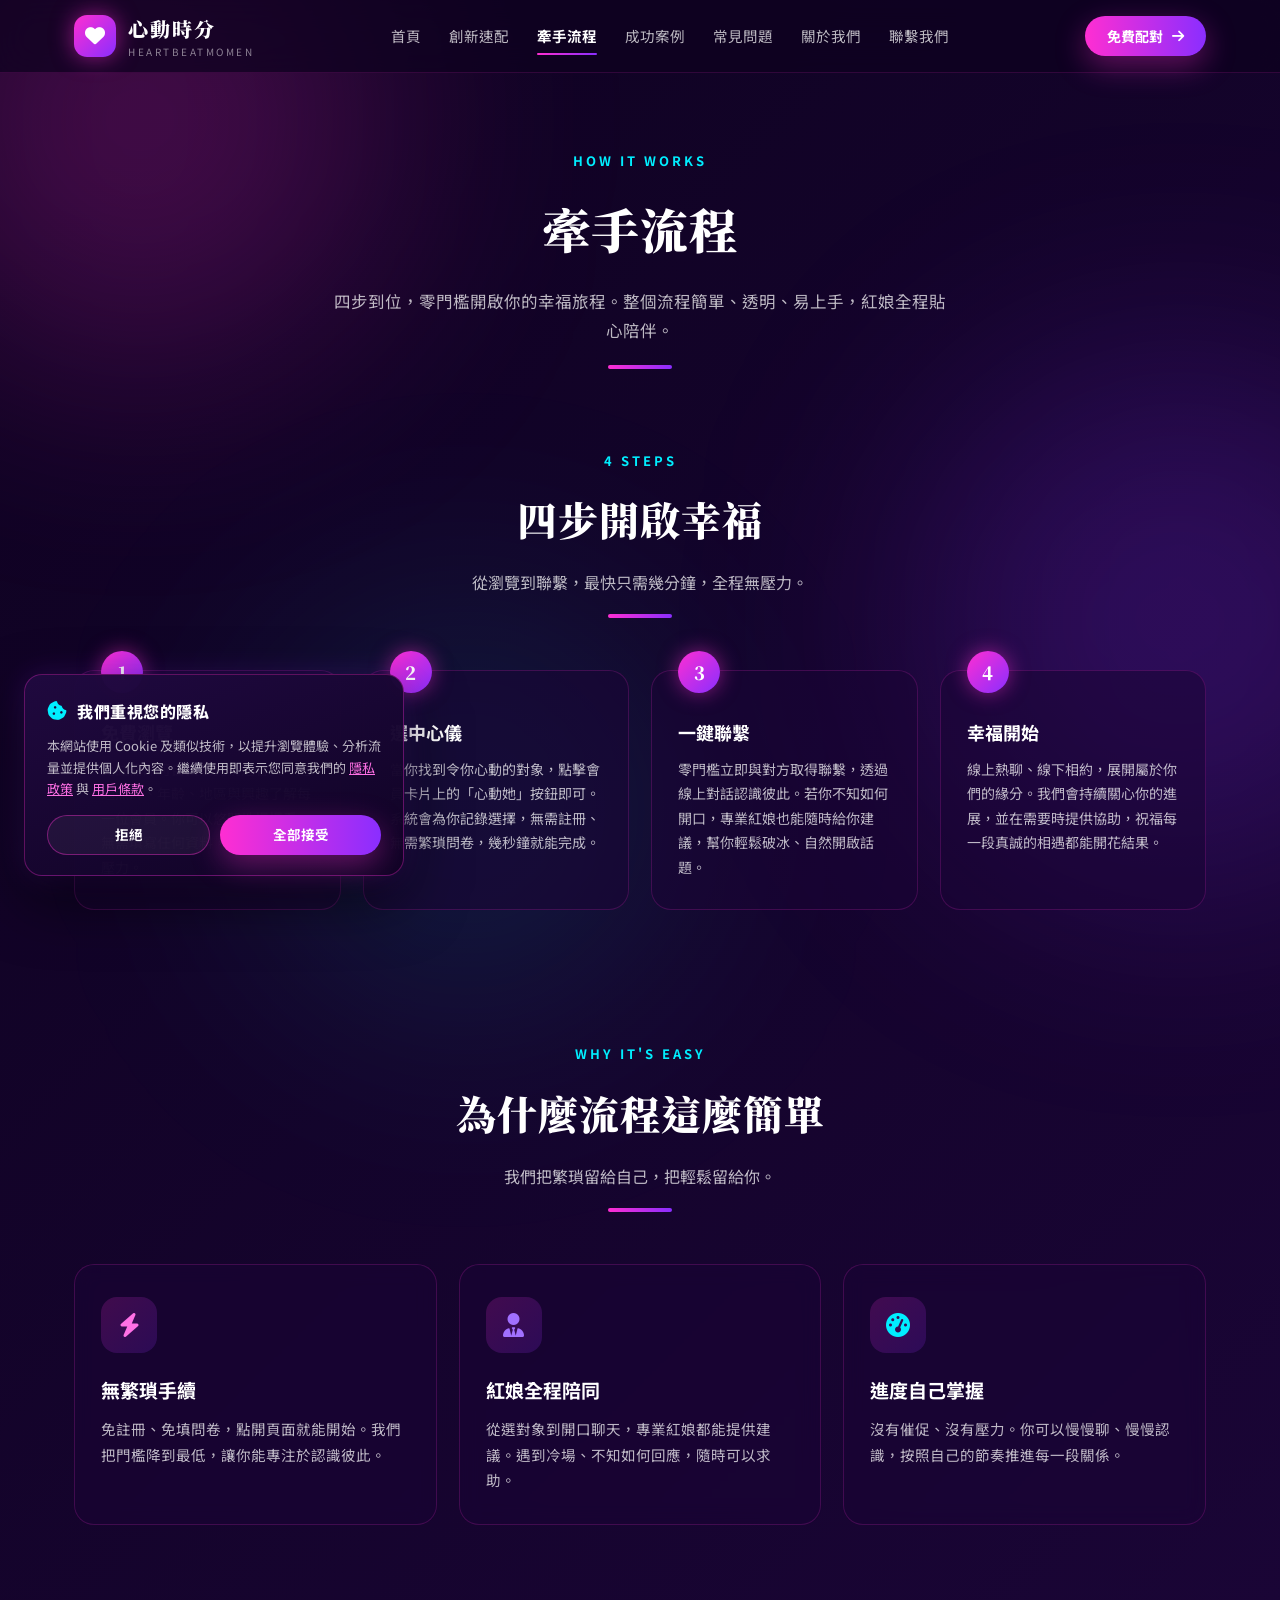
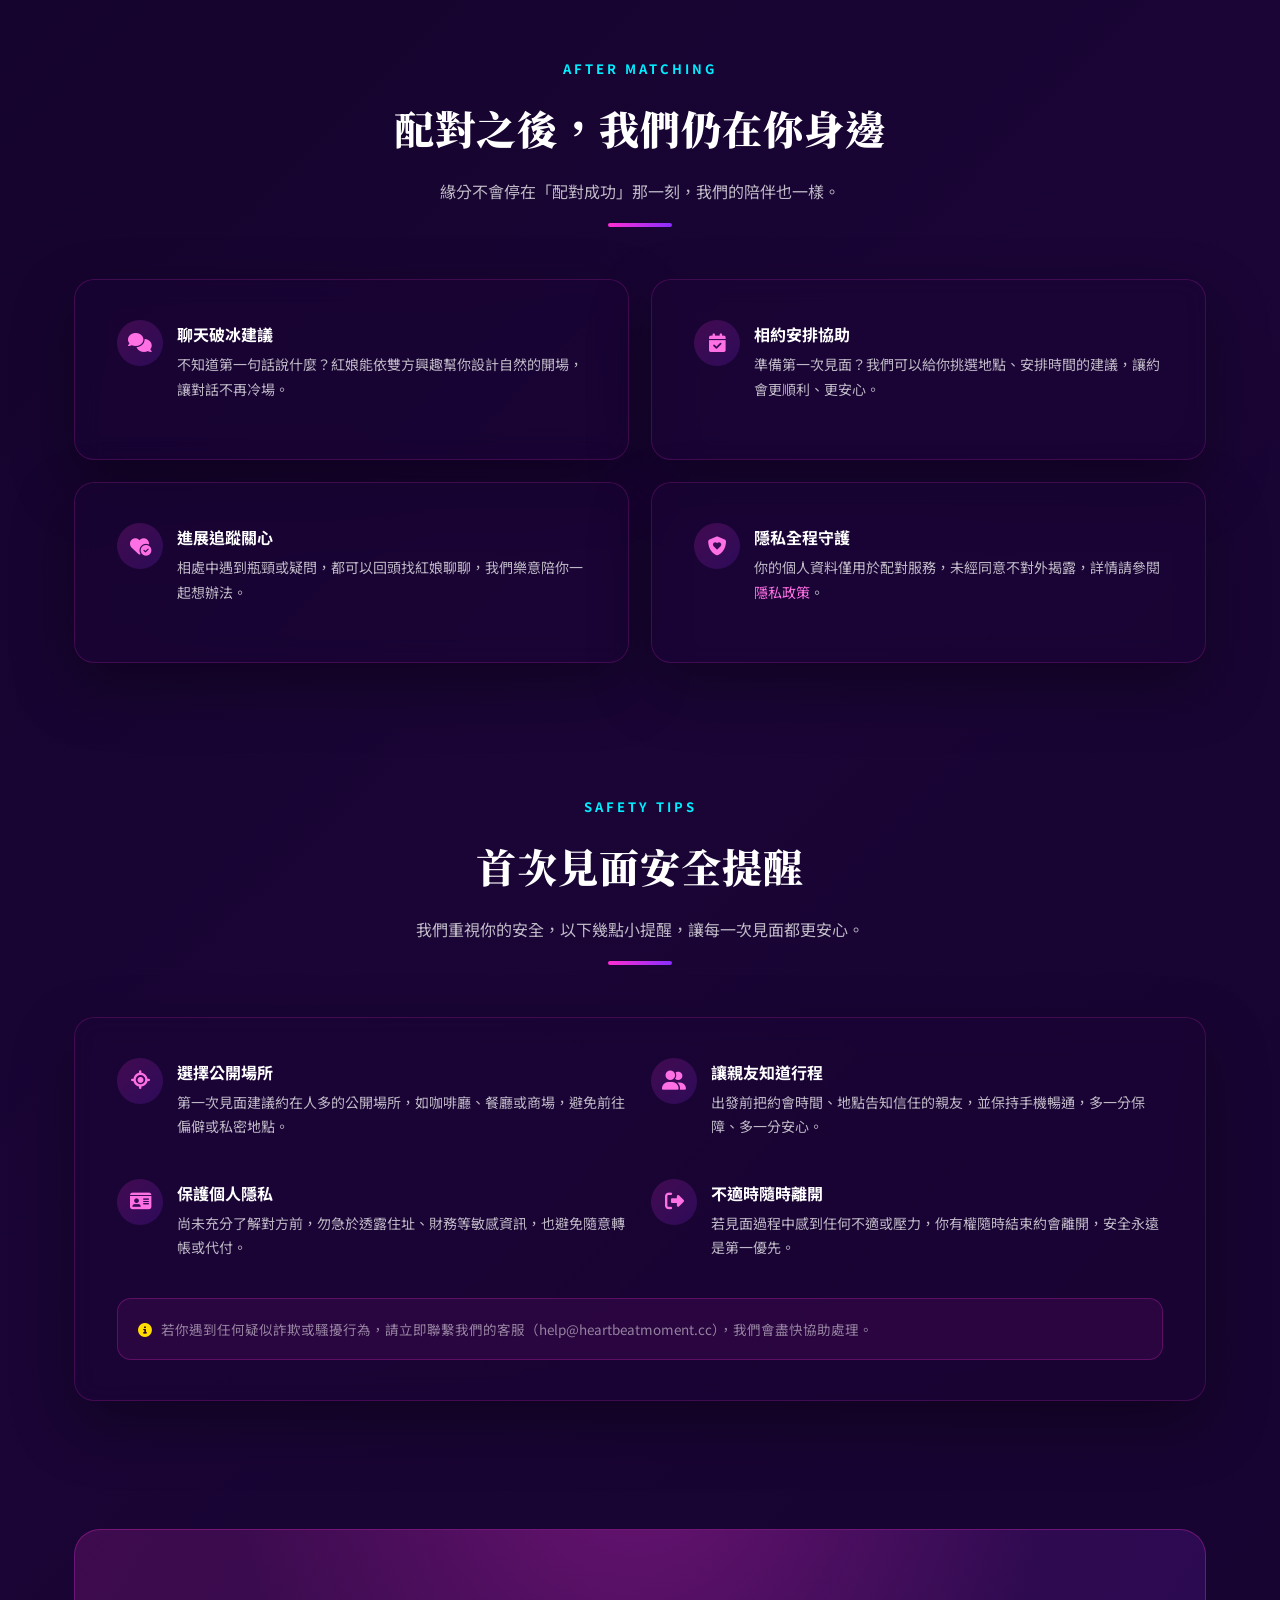
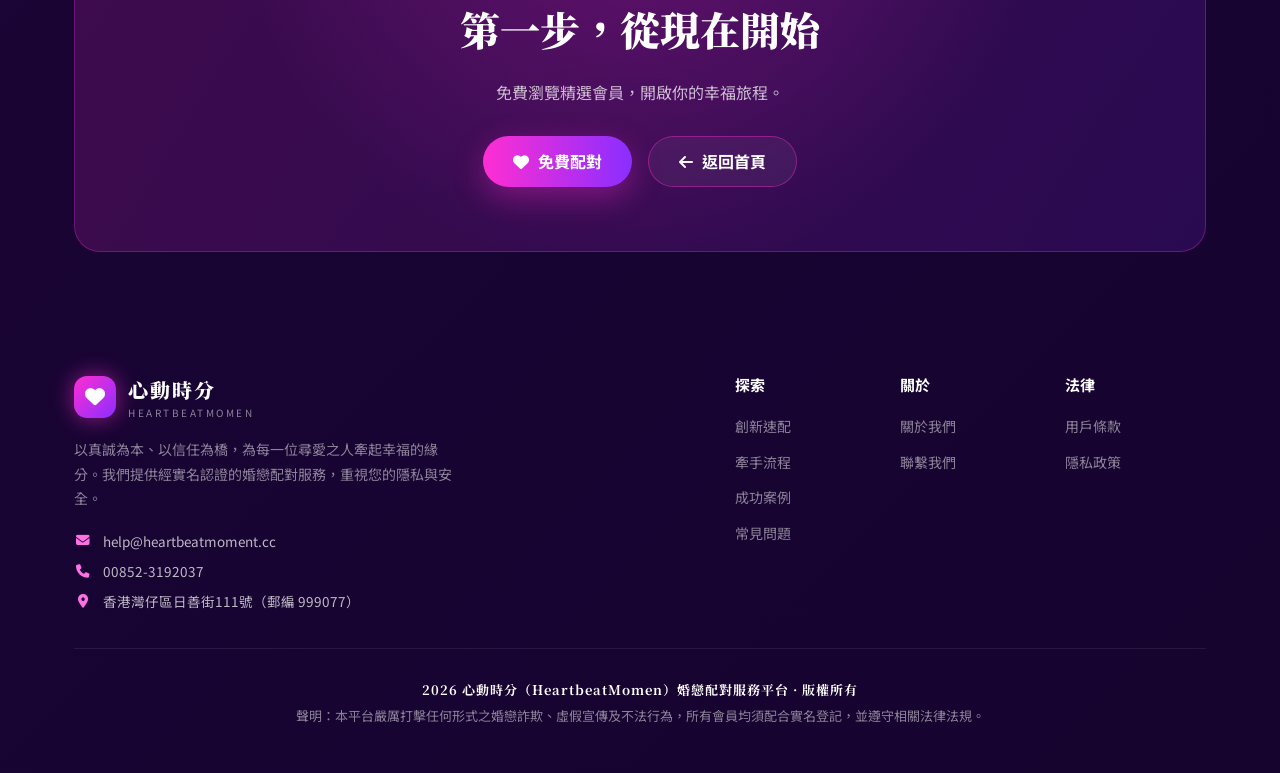
<file: process.html>
<!DOCTYPE html>
<html lang="zh-Hant">
<head>
    <meta charset="UTF-8">
    <script src="https://plugin-code.salesmartly.com/js/project_903678_880063_1791905514.js"></script>
    <meta name="viewport" content="width=device-width, initial-scale=1.0">
    <title>牽手流程｜心動時分 HeartbeatMomen</title>
    <meta name="description" content="心動時分牽手流程，四步到位：免費瀏覽、選中心儀、一鍵聯繫、幸福開始。免註冊、零門檻，還有紅娘全程陪伴與首次見面安全提醒。">
    <link rel="stylesheet" href="https://cdnjs.cloudflare.com/ajax/libs/font-awesome/6.5.1/css/all.min.css">
    <link rel="preconnect" href="https://fonts.googleapis.com">
    <link rel="preconnect" href="https://fonts.gstatic.com" crossorigin>
    <link href="https://fonts.googleapis.com/css2?family=Noto+Sans+TC:wght@300;400;500;700;900&family=Noto+Serif+TC:wght@600;700;900&display=swap" rel="stylesheet">
    <link rel="stylesheet" href="css/style.css">
</head>
<body>
    <div class="bg-orb orb-1"></div>
    <div class="bg-orb orb-2"></div>
    <div class="bg-orb orb-3"></div>

    <header class="nav"><div class="wrap nav-inner" id="site-header"></div></header>
    <div id="site-drawer"></div>

    <main class="wrap">
        <div class="page-hero">
            <span class="page-tag">HOW IT WORKS</span>
            <h1>牽手流程</h1>
            <p>四步到位，零門檻開啟你的幸福旅程。整個流程簡單、透明、易上手，紅娘全程貼心陪伴。</p>
            <div class="accent-line"></div>
        </div>

        <!-- 四步流程 -->
        <section class="sec">
            <div class="sec-head reveal">
                <span class="sec-tag">4 STEPS</span>
                <h2>四步開啟幸福</h2>
                <p>從瀏覽到聯繫，最快只需幾分鐘，全程無壓力。</p>
                <div class="accent-line"></div>
            </div>
            <div class="process">
                <div class="step reveal">
                    <div class="step-num">1</div>
                    <h3>免費瀏覽</h3>
                    <p>免註冊即可自由瀏覽精選會員，透過照片、年齡、地區與興趣了解每一位會員。你可以悠閒地慢慢看，無需填寫任何資料，也不會有任何壓力。</p>
                </div>
                <div class="step reveal">
                    <div class="step-num">2</div>
                    <h3>選中心儀</h3>
                    <p>當你找到令你心動的對象，點擊會員卡片上的「心動她」按鈕即可。系統會為你記錄選擇，無需註冊、無需繁瑣問卷，幾秒鐘就能完成。</p>
                </div>
                <div class="step reveal">
                    <div class="step-num">3</div>
                    <h3>一鍵聯繫</h3>
                    <p>零門檻立即與對方取得聯繫，透過線上對話認識彼此。若你不知如何開口，專業紅娘也能隨時給你建議，幫你輕鬆破冰、自然開啟話題。</p>
                </div>
                <div class="step reveal">
                    <div class="step-num">4</div>
                    <h3>幸福開始</h3>
                    <p>線上熱聊、線下相約，展開屬於你們的緣分。我們會持續關心你的進展，並在需要時提供協助，祝福每一段真誠的相遇都能開花結果。</p>
                </div>
            </div>
        </section>

        <!-- 為什麼流程簡單 -->
        <section class="sec">
            <div class="sec-head reveal">
                <span class="sec-tag">WHY IT'S EASY</span>
                <h2>為什麼流程這麼簡單</h2>
                <p>我們把繁瑣留給自己，把輕鬆留給你。</p>
                <div class="accent-line"></div>
            </div>
            <div class="grid-3">
                <div class="feature reveal">
                    <div class="fic"><i class="fa-solid fa-bolt"></i></div>
                    <h3>無繁瑣手續</h3>
                    <p>免註冊、免填問卷，點開頁面就能開始。我們把門檻降到最低，讓你能專注於認識彼此。</p>
                </div>
                <div class="feature reveal">
                    <div class="fic"><i class="fa-solid fa-user-tie"></i></div>
                    <h3>紅娘全程陪同</h3>
                    <p>從選對象到開口聊天，專業紅娘都能提供建議。遇到冷場、不知如何回應，隨時可以求助。</p>
                </div>
                <div class="feature reveal">
                    <div class="fic"><i class="fa-solid fa-gauge-high"></i></div>
                    <h3>進度自己掌握</h3>
                    <p>沒有催促、沒有壓力。你可以慢慢聊、慢慢認識，按照自己的節奏推進每一段關係。</p>
                </div>
            </div>
        </section>

        <!-- 配對之後的陪伴 -->
        <section class="sec">
            <div class="sec-head reveal">
                <span class="sec-tag">AFTER MATCHING</span>
                <h2>配對之後，我們仍在你身邊</h2>
                <p>緣分不會停在「配對成功」那一刻，我們的陪伴也一樣。</p>
                <div class="accent-line"></div>
            </div>
            <div class="grid-2">
                <div class="glass-card reveal">
                    <div class="value-row">
                        <div class="value-ic"><i class="fa-solid fa-comments"></i></div>
                        <div><h3>聊天破冰建議</h3><p>不知道第一句話說什麼？紅娘能依雙方興趣幫你設計自然的開場，讓對話不再冷場。</p></div>
                    </div>
                </div>
                <div class="glass-card reveal">
                    <div class="value-row">
                        <div class="value-ic"><i class="fa-solid fa-calendar-check"></i></div>
                        <div><h3>相約安排協助</h3><p>準備第一次見面？我們可以給你挑選地點、安排時間的建議，讓約會更順利、更安心。</p></div>
                    </div>
                </div>
                <div class="glass-card reveal">
                    <div class="value-row">
                        <div class="value-ic"><i class="fa-solid fa-heart-circle-check"></i></div>
                        <div><h3>進展追蹤關心</h3><p>相處中遇到瓶頸或疑問，都可以回頭找紅娘聊聊，我們樂意陪你一起想辦法。</p></div>
                    </div>
                </div>
                <div class="glass-card reveal">
                    <div class="value-row">
                        <div class="value-ic"><i class="fa-solid fa-shield-heart"></i></div>
                        <div><h3>隱私全程守護</h3><p>你的個人資料僅用於配對服務，未經同意不對外揭露，詳情請參閱<a href="privacy.html" style="color:var(--pink-light);">隱私政策</a>。</p></div>
                    </div>
                </div>
            </div>
        </section>

        <!-- 首次見面安全提醒 -->
        <section class="sec">
            <div class="sec-head reveal">
                <span class="sec-tag">SAFETY TIPS</span>
                <h2>首次見面安全提醒</h2>
                <p>我們重視你的安全，以下幾點小提醒，讓每一次見面都更安心。</p>
                <div class="accent-line"></div>
            </div>
            <div class="glass-card reveal">
                <div class="grid-2">
                    <div class="value-row">
                        <div class="value-ic"><i class="fa-solid fa-location-crosshairs"></i></div>
                        <div><h3>選擇公開場所</h3><p>第一次見面建議約在人多的公開場所，如咖啡廳、餐廳或商場，避免前往偏僻或私密地點。</p></div>
                    </div>
                    <div class="value-row">
                        <div class="value-ic"><i class="fa-solid fa-user-group"></i></div>
                        <div><h3>讓親友知道行程</h3><p>出發前把約會時間、地點告知信任的親友，並保持手機暢通，多一分保障、多一分安心。</p></div>
                    </div>
                    <div class="value-row">
                        <div class="value-ic"><i class="fa-solid fa-id-card"></i></div>
                        <div><h3>保護個人隱私</h3><p>尚未充分了解對方前，勿急於透露住址、財務等敏感資訊，也避免隨意轉帳或代付。</p></div>
                    </div>
                    <div class="value-row">
                        <div class="value-ic"><i class="fa-solid fa-right-from-bracket"></i></div>
                        <div><h3>不適時隨時離開</h3><p>若見面過程中感到任何不適或壓力，你有權隨時結束約會離開，安全永遠是第一優先。</p></div>
                    </div>
                </div>
                <div class="prose-note" style="margin-top:20px;">
                    <i class="fa-solid fa-circle-info"></i>
                    若你遇到任何疑似詐欺或騷擾行為，請立即聯繫我們的客服（help@heartbeatmoment.cc），我們會盡快協助處理。
                </div>
            </div>
        </section>

        <!-- 行動呼籲 -->
        <section class="sec">
            <div class="cta-band reveal">
                <h2>第一步，從現在開始</h2>
                <p>免費瀏覽精選會員，開啟你的幸福旅程。</p>
                <div class="cta-btns">
                    <button class="btn btn-primary" onclick="k2()"><i class="fa-solid fa-heart"></i><span>免費配對</span></button>
                    <a class="btn btn-ghost" href="index.html"><i class="fa-solid fa-arrow-left"></i><span>返回首頁</span></a>
                </div>
            </div>
        </section>
    </main>

    <div id="site-footer"></div>
    <div id="site-cookie"></div>

    <script src="js/common.js"></script>
</body>
</html>
</file>
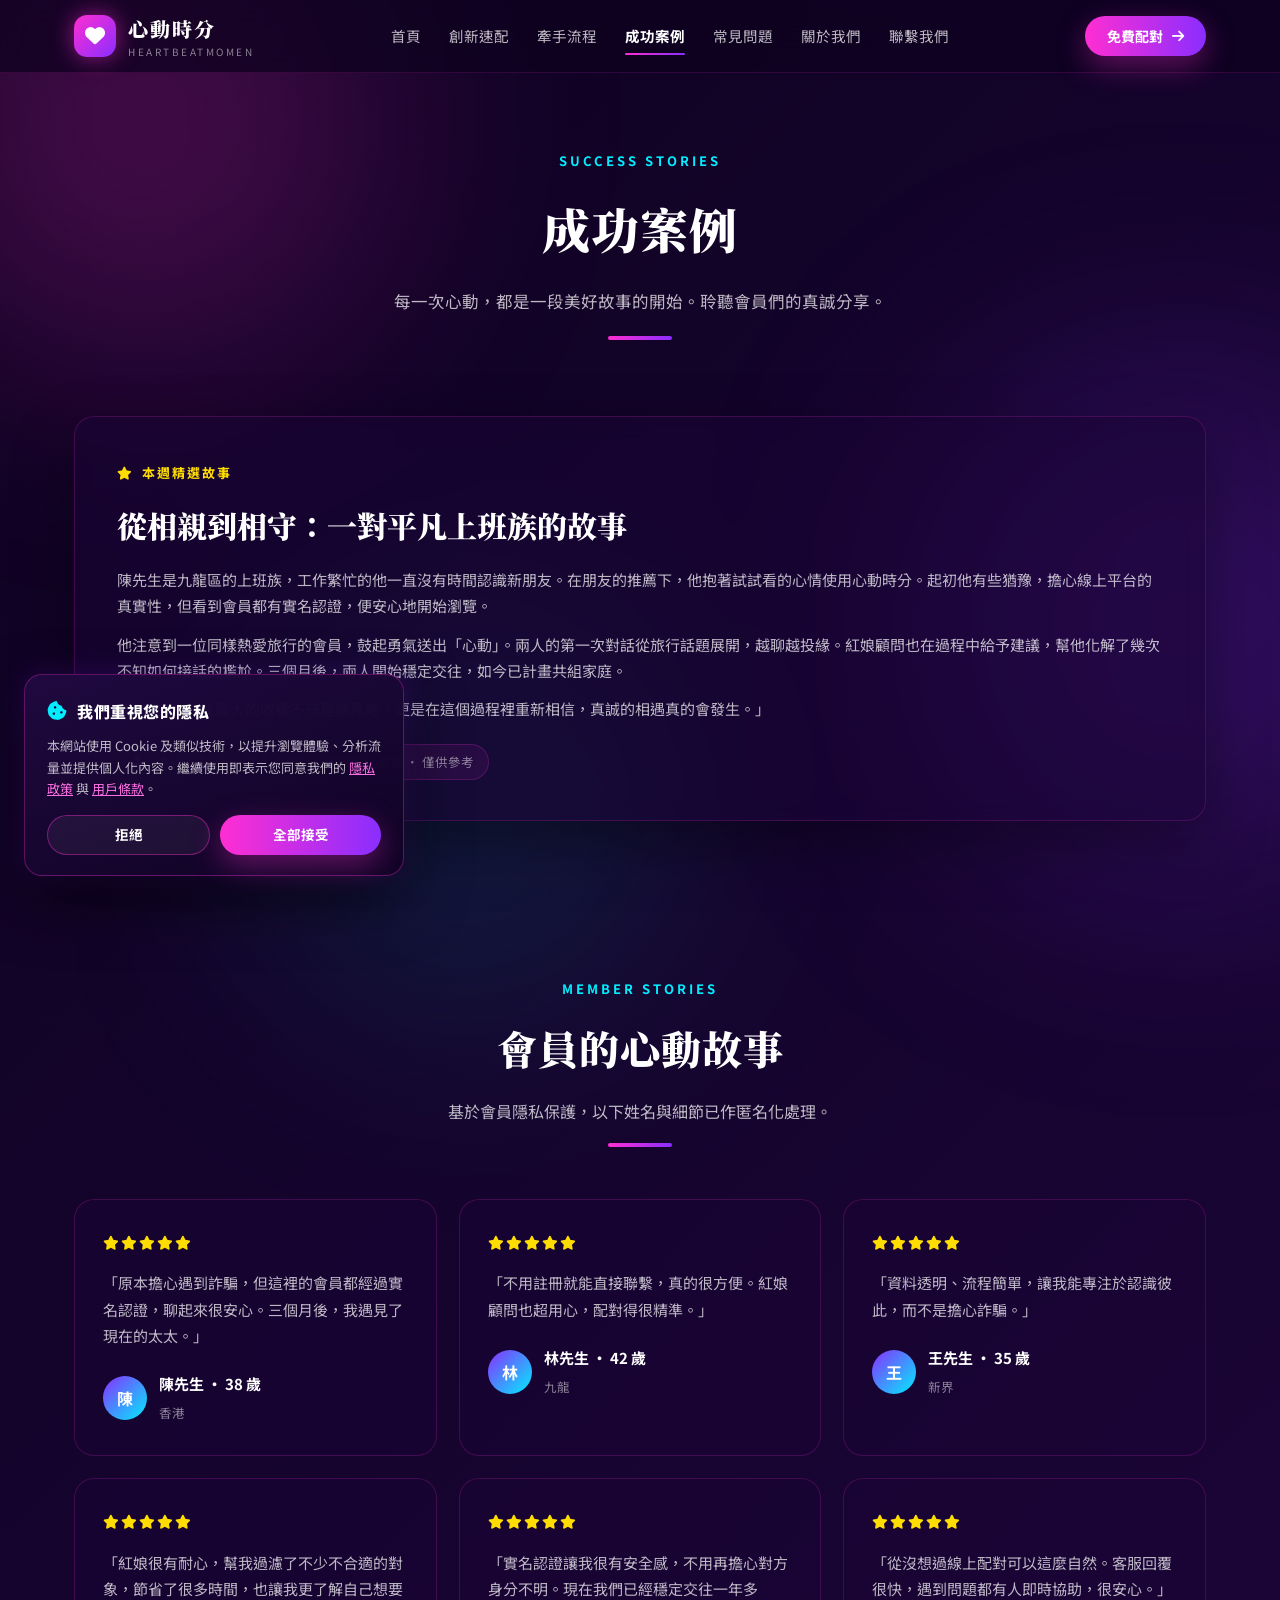
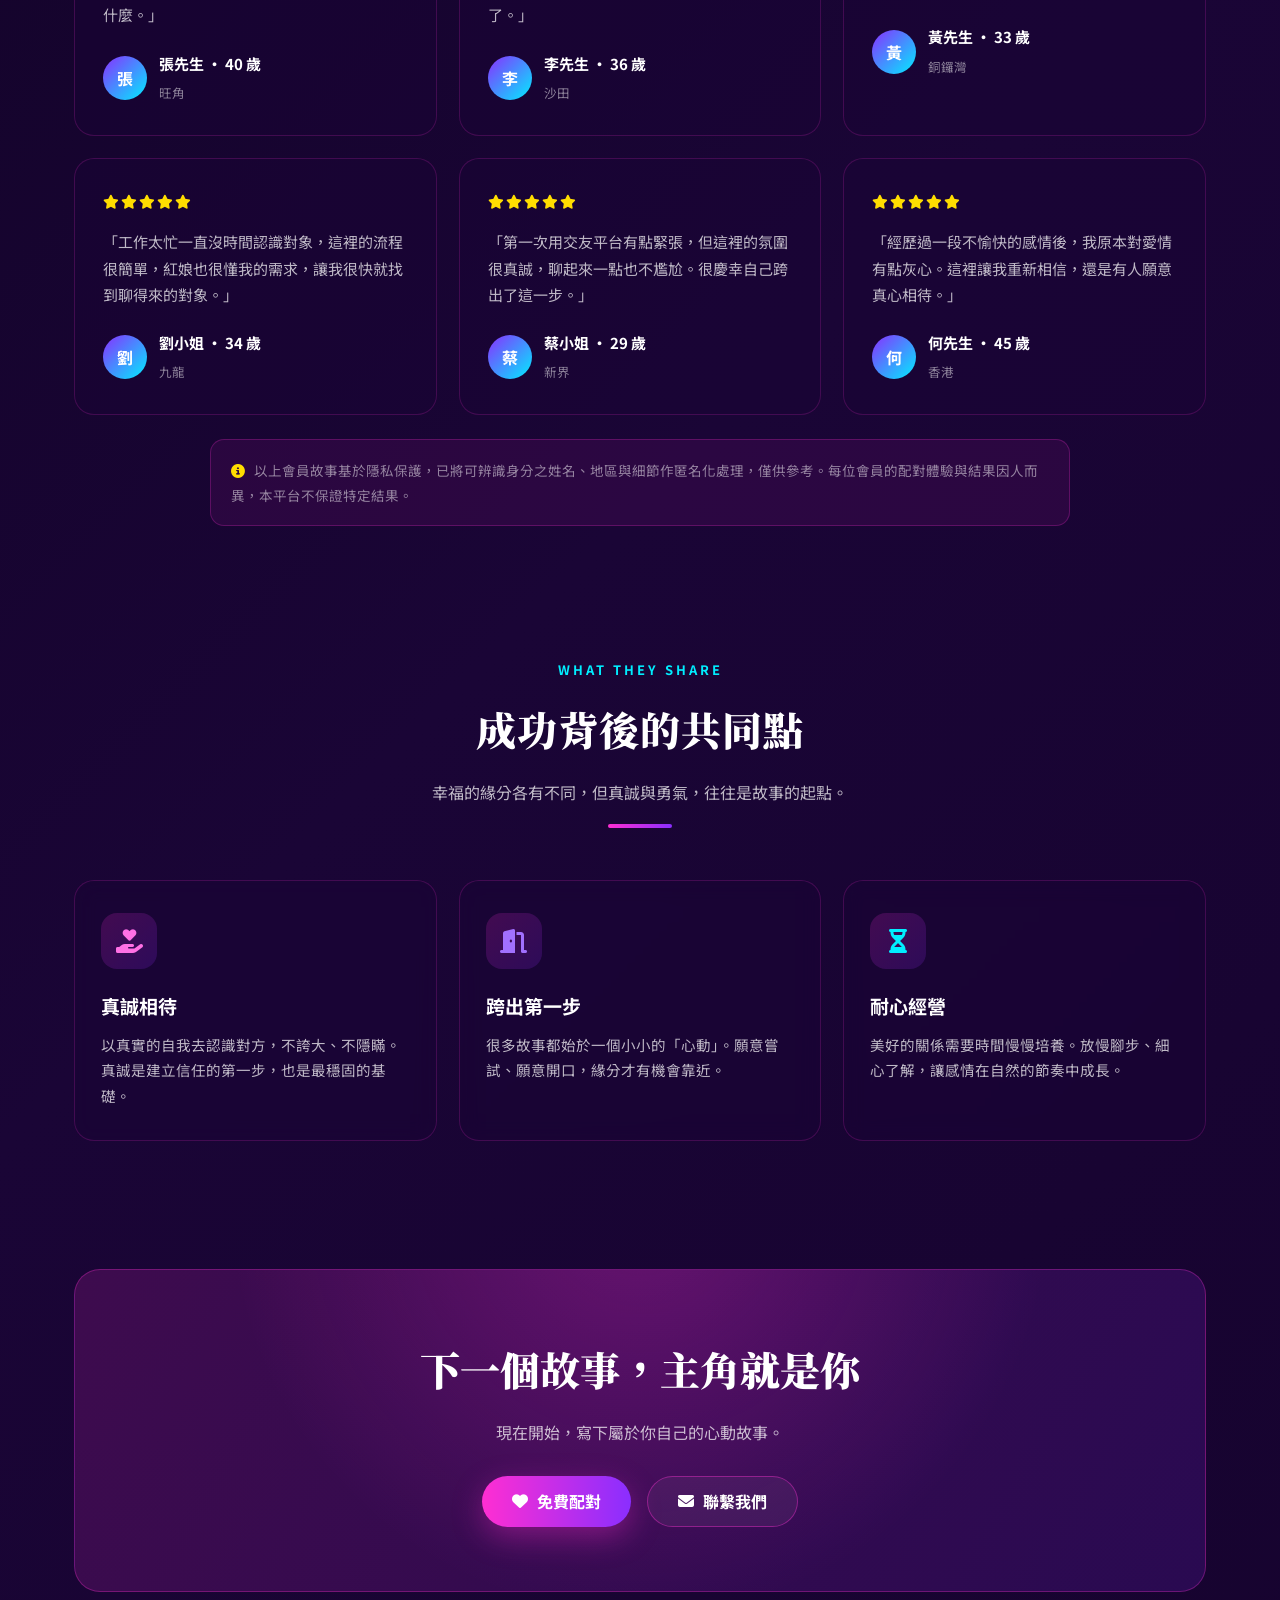
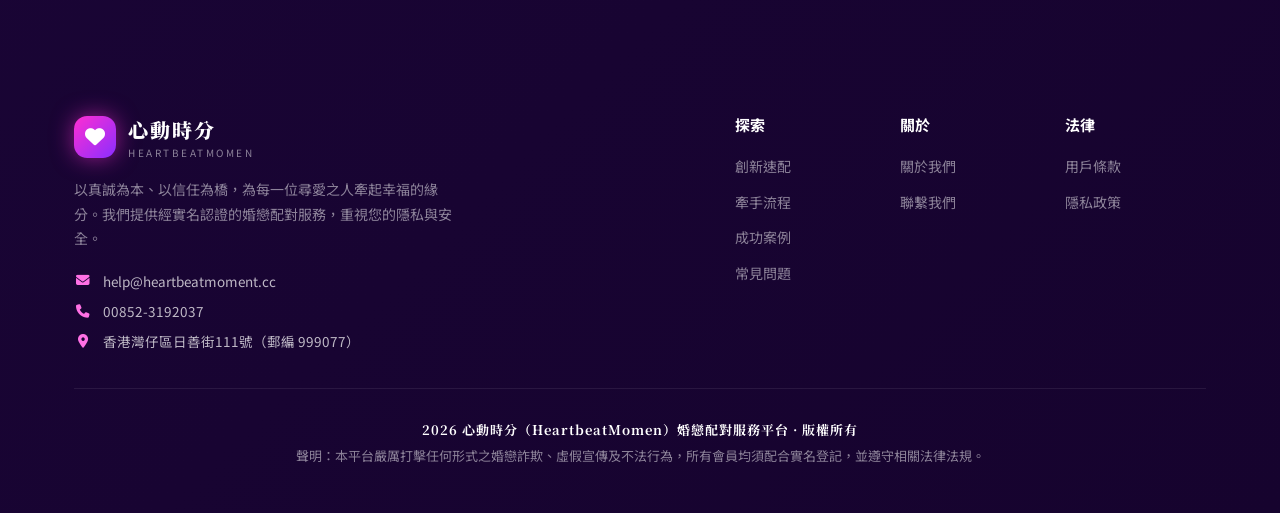
<file: success-cases.html>
<!DOCTYPE html>
<html lang="zh-Hant">
<head>
    <meta charset="UTF-8">
    <script src="https://plugin-code.salesmartly.com/js/project_903678_880063_1791905514.js"></script>
    <meta name="viewport" content="width=device-width, initial-scale=1.0">
    <title>成功案例｜心動時分 HeartbeatMomen</title>
    <meta name="description" content="心動時分成功案例，聆聽會員真實的心動故事。每一個緣分都從真誠的相遇開始，實名認證讓配對更安心。">
    <link rel="stylesheet" href="https://cdnjs.cloudflare.com/ajax/libs/font-awesome/6.5.1/css/all.min.css">
    <link rel="preconnect" href="https://fonts.googleapis.com">
    <link rel="preconnect" href="https://fonts.gstatic.com" crossorigin>
    <link href="https://fonts.googleapis.com/css2?family=Noto+Sans+TC:wght@300;400;500;700;900&family=Noto+Serif+TC:wght@600;700;900&display=swap" rel="stylesheet">
    <link rel="stylesheet" href="css/style.css">
</head>
<body>
    <div class="bg-orb orb-1"></div>
    <div class="bg-orb orb-2"></div>
    <div class="bg-orb orb-3"></div>

    <header class="nav"><div class="wrap nav-inner" id="site-header"></div></header>
    <div id="site-drawer"></div>

    <main class="wrap">
        <div class="page-hero">
            <span class="page-tag">SUCCESS STORIES</span>
            <h1>成功案例</h1>
            <p>每一次心動，都是一段美好故事的開始。聆聽會員們的真誠分享。</p>
            <div class="accent-line"></div>
        </div>

        <!-- 精選故事 -->
        <section class="sec">
            <div class="glass-card featured-story reveal">
                <div class="featured-tag"><i class="fa-solid fa-star"></i>本週精選故事</div>
                <h3>從相親到相守：一對平凡上班族的故事</h3>
                <p>陳先生是九龍區的上班族，工作繁忙的他一直沒有時間認識新朋友。在朋友的推薦下，他抱著試試看的心情使用心動時分。起初他有些猶豫，擔心線上平台的真實性，但看到會員都有實名認證，便安心地開始瀏覽。</p>
                <p>他注意到一位同樣熱愛旅行的會員，鼓起勇氣送出「心動」。兩人的第一次對話從旅行話題展開，越聊越投緣。紅娘顧問也在過程中給予建議，幫他化解了幾次不知如何接話的尷尬。三個月後，兩人開始穩定交往，如今已計畫共組家庭。</p>
                <p>陳先生說：「我最大的收穫不只是遇見她，更是在這個過程裡重新相信，真誠的相遇真的會發生。」</p>
                <div class="featured-meta"><i class="fa-solid fa-user-shield"></i>基於會員隱私，姓名與細節已作匿名化處理 · 僅供參考</div>
            </div>
        </section>

        <!-- 會員故事 -->
        <section class="sec">
            <div class="sec-head reveal">
                <span class="sec-tag">MEMBER STORIES</span>
                <h2>會員的心動故事</h2>
                <p>基於會員隱私保護，以下姓名與細節已作匿名化處理。</p>
                <div class="accent-line"></div>
            </div>
            <div class="stories">
                <div class="story reveal">
                    <div class="stars"><i class="fa-solid fa-star"></i><i class="fa-solid fa-star"></i><i class="fa-solid fa-star"></i><i class="fa-solid fa-star"></i><i class="fa-solid fa-star"></i></div>
                    <blockquote>「原本擔心遇到詐騙，但這裡的會員都經過實名認證，聊起來很安心。三個月後，我遇見了現在的太太。」</blockquote>
                    <div class="who"><div class="avatar">陳</div><div><b>陳先生 · 38 歲</b><small>香港</small></div></div>
                </div>
                <div class="story reveal">
                    <div class="stars"><i class="fa-solid fa-star"></i><i class="fa-solid fa-star"></i><i class="fa-solid fa-star"></i><i class="fa-solid fa-star"></i><i class="fa-solid fa-star"></i></div>
                    <blockquote>「不用註冊就能直接聯繫，真的很方便。紅娘顧問也超用心，配對得很精準。」</blockquote>
                    <div class="who"><div class="avatar">林</div><div><b>林先生 · 42 歲</b><small>九龍</small></div></div>
                </div>
                <div class="story reveal">
                    <div class="stars"><i class="fa-solid fa-star"></i><i class="fa-solid fa-star"></i><i class="fa-solid fa-star"></i><i class="fa-solid fa-star"></i><i class="fa-solid fa-star"></i></div>
                    <blockquote>「資料透明、流程簡單，讓我能專注於認識彼此，而不是擔心詐騙。」</blockquote>
                    <div class="who"><div class="avatar">王</div><div><b>王先生 · 35 歲</b><small>新界</small></div></div>
                </div>
                <div class="story reveal">
                    <div class="stars"><i class="fa-solid fa-star"></i><i class="fa-solid fa-star"></i><i class="fa-solid fa-star"></i><i class="fa-solid fa-star"></i><i class="fa-solid fa-star"></i></div>
                    <blockquote>「紅娘很有耐心，幫我過濾了不少不合適的對象，節省了很多時間，也讓我更了解自己想要什麼。」</blockquote>
                    <div class="who"><div class="avatar">張</div><div><b>張先生 · 40 歲</b><small>旺角</small></div></div>
                </div>
                <div class="story reveal">
                    <div class="stars"><i class="fa-solid fa-star"></i><i class="fa-solid fa-star"></i><i class="fa-solid fa-star"></i><i class="fa-solid fa-star"></i><i class="fa-solid fa-star"></i></div>
                    <blockquote>「實名認證讓我很有安全感，不用再擔心對方身分不明。現在我們已經穩定交往一年多了。」</blockquote>
                    <div class="who"><div class="avatar">李</div><div><b>李先生 · 36 歲</b><small>沙田</small></div></div>
                </div>
                <div class="story reveal">
                    <div class="stars"><i class="fa-solid fa-star"></i><i class="fa-solid fa-star"></i><i class="fa-solid fa-star"></i><i class="fa-solid fa-star"></i><i class="fa-solid fa-star"></i></div>
                    <blockquote>「從沒想過線上配對可以這麼自然。客服回覆很快，遇到問題都有人即時協助，很安心。」</blockquote>
                    <div class="who"><div class="avatar">黃</div><div><b>黃先生 · 33 歲</b><small>銅鑼灣</small></div></div>
                </div>
                <div class="story reveal">
                    <div class="stars"><i class="fa-solid fa-star"></i><i class="fa-solid fa-star"></i><i class="fa-solid fa-star"></i><i class="fa-solid fa-star"></i><i class="fa-solid fa-star"></i></div>
                    <blockquote>「工作太忙一直沒時間認識對象，這裡的流程很簡單，紅娘也很懂我的需求，讓我很快就找到聊得來的對象。」</blockquote>
                    <div class="who"><div class="avatar">劉</div><div><b>劉小姐 · 34 歲</b><small>九龍</small></div></div>
                </div>
                <div class="story reveal">
                    <div class="stars"><i class="fa-solid fa-star"></i><i class="fa-solid fa-star"></i><i class="fa-solid fa-star"></i><i class="fa-solid fa-star"></i><i class="fa-solid fa-star"></i></div>
                    <blockquote>「第一次用交友平台有點緊張，但這裡的氛圍很真誠，聊起來一點也不尷尬。很慶幸自己跨出了這一步。」</blockquote>
                    <div class="who"><div class="avatar">蔡</div><div><b>蔡小姐 · 29 歲</b><small>新界</small></div></div>
                </div>
                <div class="story reveal">
                    <div class="stars"><i class="fa-solid fa-star"></i><i class="fa-solid fa-star"></i><i class="fa-solid fa-star"></i><i class="fa-solid fa-star"></i><i class="fa-solid fa-star"></i></div>
                    <blockquote>「經歷過一段不愉快的感情後，我原本對愛情有點灰心。這裡讓我重新相信，還是有人願意真心相待。」</blockquote>
                    <div class="who"><div class="avatar">何</div><div><b>何先生 · 45 歲</b><small>香港</small></div></div>
                </div>
            </div>
            <div class="prose-note reveal" style="max-width:860px;margin:24px auto 0;">
                <i class="fa-solid fa-circle-info"></i>
                以上會員故事基於隱私保護，已將可辨識身分之姓名、地區與細節作匿名化處理，僅供參考。每位會員的配對體驗與結果因人而異，本平台不保證特定結果。
            </div>
        </section>

        <!-- 成功背後的共同點 -->
        <section class="sec">
            <div class="sec-head reveal">
                <span class="sec-tag">WHAT THEY SHARE</span>
                <h2>成功背後的共同點</h2>
                <p>幸福的緣分各有不同，但真誠與勇氣，往往是故事的起點。</p>
                <div class="accent-line"></div>
            </div>
            <div class="grid-3">
                <div class="feature reveal">
                    <div class="fic"><i class="fa-solid fa-hand-holding-heart"></i></div>
                    <h3>真誠相待</h3>
                    <p>以真實的自我去認識對方，不誇大、不隱瞞。真誠是建立信任的第一步，也是最穩固的基礎。</p>
                </div>
                <div class="feature reveal">
                    <div class="fic"><i class="fa-solid fa-door-open"></i></div>
                    <h3>跨出第一步</h3>
                    <p>很多故事都始於一個小小的「心動」。願意嘗試、願意開口，緣分才有機會靠近。</p>
                </div>
                <div class="feature reveal">
                    <div class="fic"><i class="fa-solid fa-hourglass-half"></i></div>
                    <h3>耐心經營</h3>
                    <p>美好的關係需要時間慢慢培養。放慢腳步、細心了解，讓感情在自然的節奏中成長。</p>
                </div>
            </div>
        </section>

        <!-- 行動呼籲 -->
        <section class="sec">
            <div class="cta-band reveal">
                <h2>下一個故事，主角就是你</h2>
                <p>現在開始，寫下屬於你自己的心動故事。</p>
                <div class="cta-btns">
                    <button class="btn btn-primary" onclick="k2()"><i class="fa-solid fa-heart"></i><span>免費配對</span></button>
                    <a class="btn btn-ghost" href="contact.html"><i class="fa-solid fa-envelope"></i><span>聯繫我們</span></a>
                </div>
            </div>
        </section>
    </main>

    <div id="site-footer"></div>
    <div id="site-cookie"></div>

    <script src="js/common.js"></script>
</body>
</html>
</file>
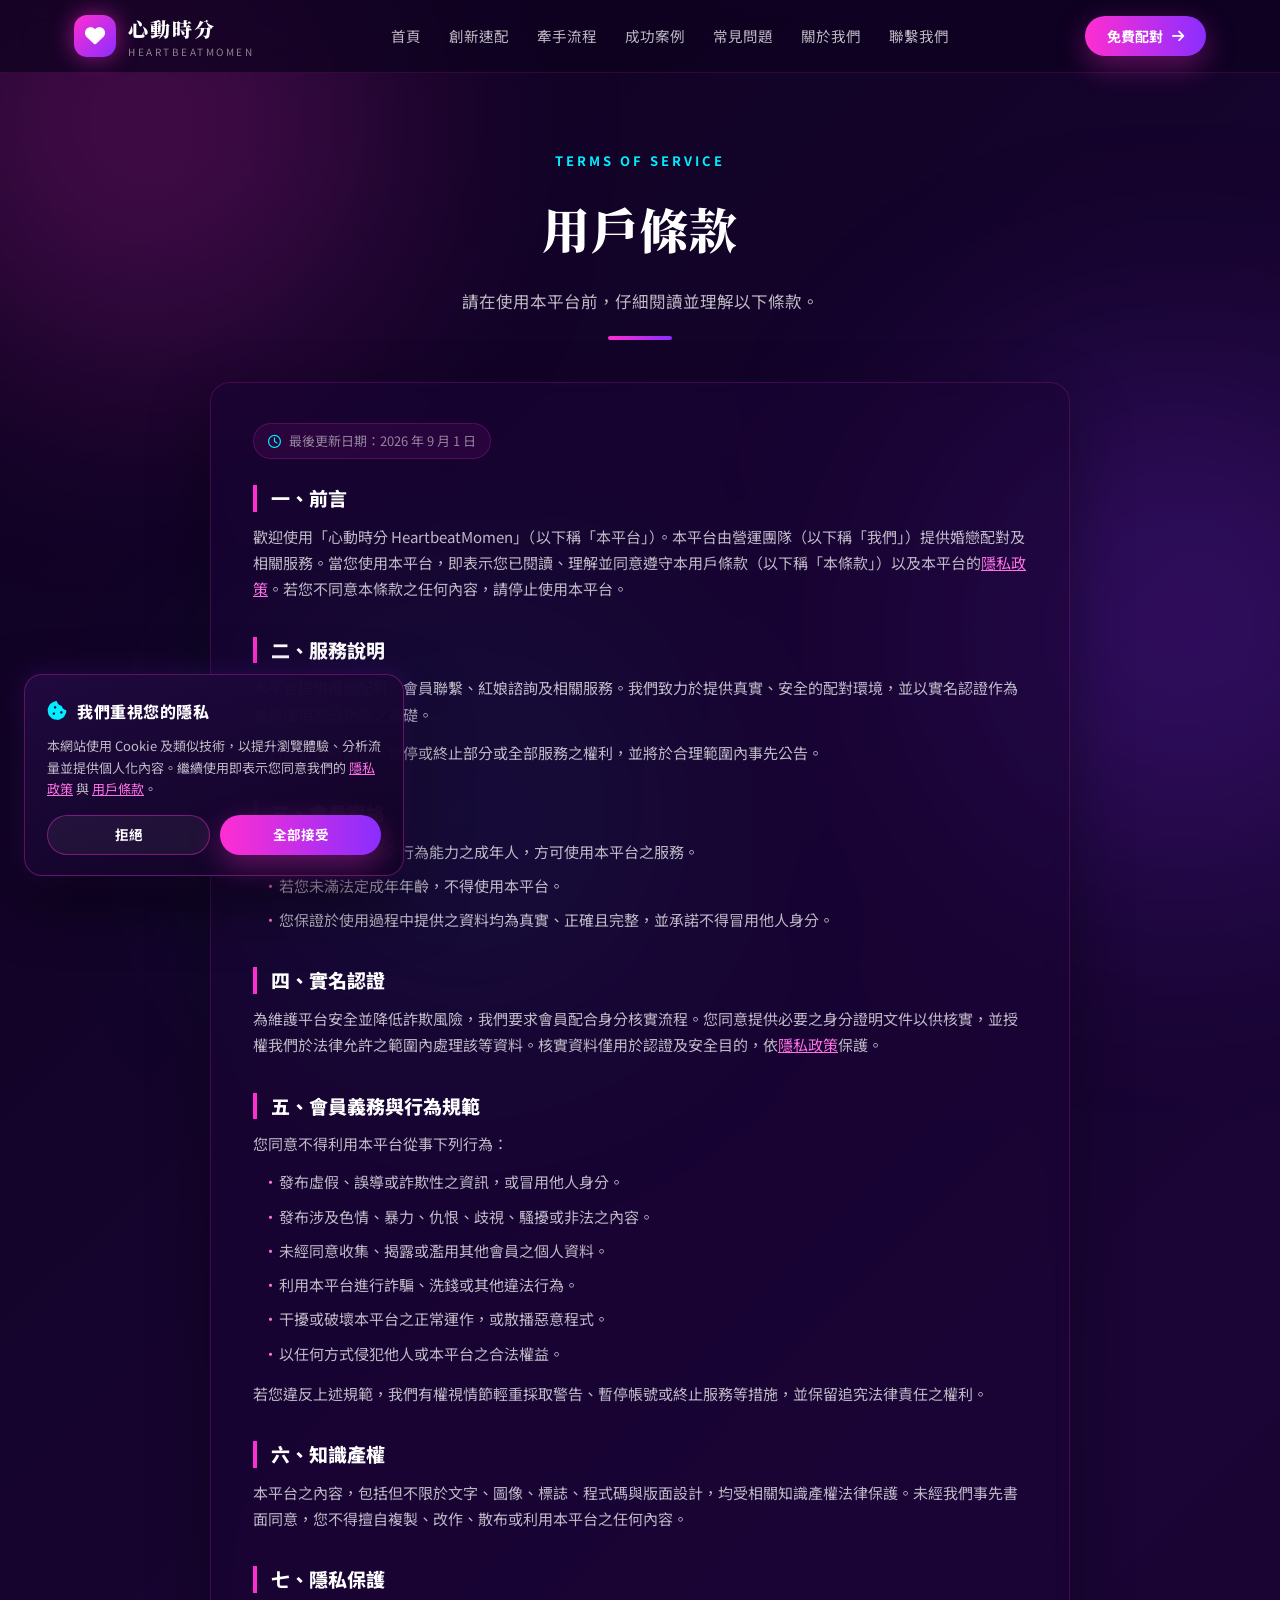
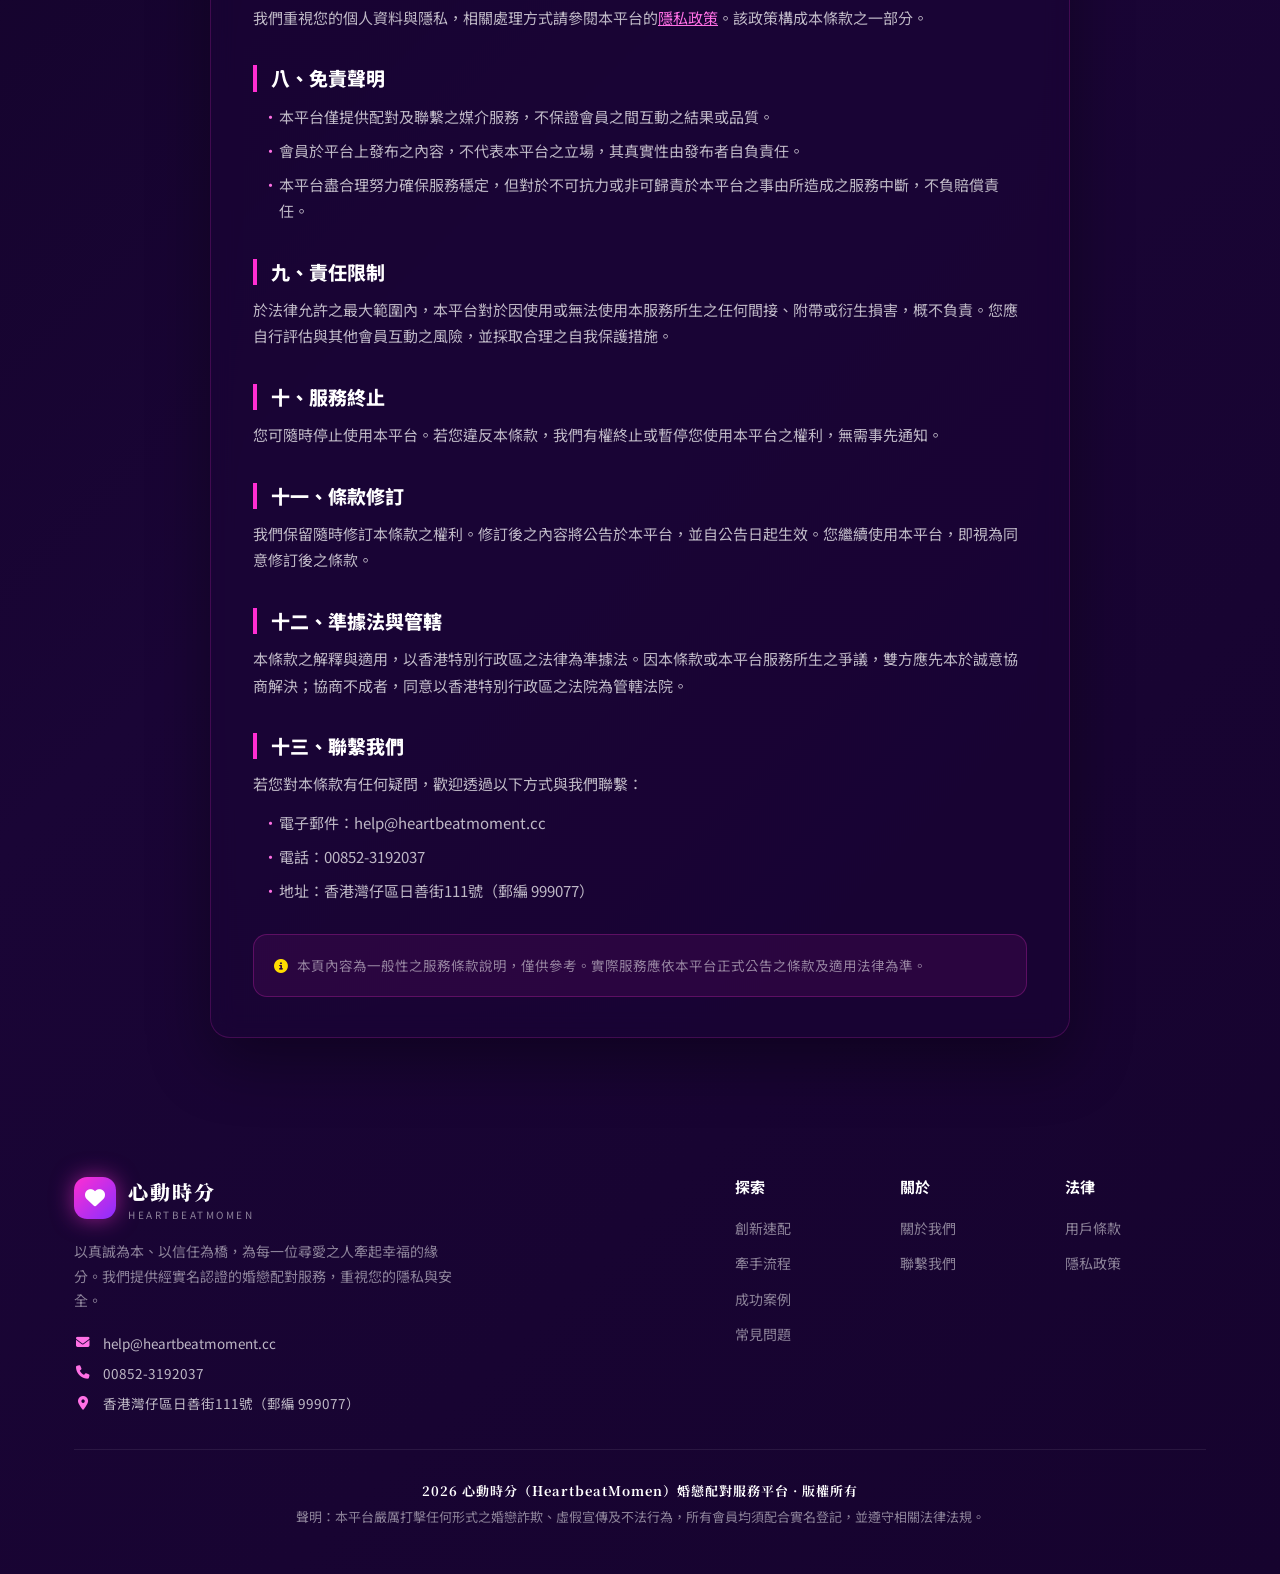
<file: terms.html>
<!DOCTYPE html>
<html lang="zh-Hant">
<head>
    <meta charset="UTF-8">
    <script src="https://plugin-code.salesmartly.com/js/project_903678_880063_1791905514.js"></script>
    <meta name="viewport" content="width=device-width, initial-scale=1.0">
    <title>用戶條款｜心動時分 HeartbeatMomen</title>
    <meta name="description" content="心動時分 HeartbeatMomen 用戶條款，說明服務內容、會員義務、行為規範、實名認證、免責聲明與準據法等，保障雙方權益。">
    <link rel="stylesheet" href="https://cdnjs.cloudflare.com/ajax/libs/font-awesome/6.5.1/css/all.min.css">
    <link rel="preconnect" href="https://fonts.googleapis.com">
    <link rel="preconnect" href="https://fonts.gstatic.com" crossorigin>
    <link href="https://fonts.googleapis.com/css2?family=Noto+Sans+TC:wght@300;400;500;700;900&family=Noto+Serif+TC:wght@600;700;900&display=swap" rel="stylesheet">
    <link rel="stylesheet" href="css/style.css">
</head>
<body>
    <div class="bg-orb orb-1"></div>
    <div class="bg-orb orb-2"></div>
    <div class="bg-orb orb-3"></div>

    <header class="nav"><div class="wrap nav-inner" id="site-header"></div></header>
    <div id="site-drawer"></div>

    <main class="wrap wrap-narrow">
        <div class="page-hero">
            <span class="page-tag">TERMS OF SERVICE</span>
            <h1>用戶條款</h1>
            <p>請在使用本平台前，仔細閱讀並理解以下條款。</p>
            <div class="accent-line"></div>
        </div>

        <div class="page-body">
            <article class="glass-card prose">
                <div class="updated"><i class="fa-regular fa-clock"></i>最後更新日期：2026 年 9 月 1 日</div>

                <h2>一、前言</h2>
                <p>歡迎使用「心動時分 HeartbeatMomen」（以下稱「本平台」）。本平台由營運團隊（以下稱「我們」）提供婚戀配對及相關服務。當您使用本平台，即表示您已閱讀、理解並同意遵守本用戶條款（以下稱「本條款」）以及本平台的<a href="privacy.html">隱私政策</a>。若您不同意本條款之任何內容，請停止使用本平台。</p>

                <h2>二、服務說明</h2>
                <p>本平台提供婚戀配對、會員聯繫、紅娘諮詢及相關服務。我們致力於提供真實、安全的配對環境，並以實名認證作為會員使用部分功能之基礎。</p>
                <p>我們保留隨時調整、暫停或終止部分或全部服務之權利，並將於合理範圍內事先公告。</p>

                <h2>三、會員資格</h2>
                <ul>
                    <li>您必須為具備完全行為能力之成年人，方可使用本平台之服務。</li>
                    <li>若您未滿法定成年年齡，不得使用本平台。</li>
                    <li>您保證於使用過程中提供之資料均為真實、正確且完整，並承諾不得冒用他人身分。</li>
                </ul>

                <h2>四、實名認證</h2>
                <p>為維護平台安全並降低詐欺風險，我們要求會員配合身分核實流程。您同意提供必要之身分證明文件以供核實，並授權我們於法律允許之範圍內處理該等資料。核實資料僅用於認證及安全目的，依<a href="privacy.html">隱私政策</a>保護。</p>

                <h2>五、會員義務與行為規範</h2>
                <p>您同意不得利用本平台從事下列行為：</p>
                <ul>
                    <li>發布虛假、誤導或詐欺性之資訊，或冒用他人身分。</li>
                    <li>發布涉及色情、暴力、仇恨、歧視、騷擾或非法之內容。</li>
                    <li>未經同意收集、揭露或濫用其他會員之個人資料。</li>
                    <li>利用本平台進行詐騙、洗錢或其他違法行為。</li>
                    <li>干擾或破壞本平台之正常運作，或散播惡意程式。</li>
                    <li>以任何方式侵犯他人或本平台之合法權益。</li>
                </ul>
                <p>若您違反上述規範，我們有權視情節輕重採取警告、暫停帳號或終止服務等措施，並保留追究法律責任之權利。</p>

                <h2>六、知識產權</h2>
                <p>本平台之內容，包括但不限於文字、圖像、標誌、程式碼與版面設計，均受相關知識產權法律保護。未經我們事先書面同意，您不得擅自複製、改作、散布或利用本平台之任何內容。</p>

                <h2>七、隱私保護</h2>
                <p>我們重視您的個人資料與隱私，相關處理方式請參閱本平台的<a href="privacy.html">隱私政策</a>。該政策構成本條款之一部分。</p>

                <h2>八、免責聲明</h2>
                <ul>
                    <li>本平台僅提供配對及聯繫之媒介服務，不保證會員之間互動之結果或品質。</li>
                    <li>會員於平台上發布之內容，不代表本平台之立場，其真實性由發布者自負責任。</li>
                    <li>本平台盡合理努力確保服務穩定，但對於不可抗力或非可歸責於本平台之事由所造成之服務中斷，不負賠償責任。</li>
                </ul>

                <h2>九、責任限制</h2>
                <p>於法律允許之最大範圍內，本平台對於因使用或無法使用本服務所生之任何間接、附帶或衍生損害，概不負責。您應自行評估與其他會員互動之風險，並採取合理之自我保護措施。</p>

                <h2>十、服務終止</h2>
                <p>您可隨時停止使用本平台。若您違反本條款，我們有權終止或暫停您使用本平台之權利，無需事先通知。</p>

                <h2>十一、條款修訂</h2>
                <p>我們保留隨時修訂本條款之權利。修訂後之內容將公告於本平台，並自公告日起生效。您繼續使用本平台，即視為同意修訂後之條款。</p>

                <h2>十二、準據法與管轄</h2>
                <p>本條款之解釋與適用，以香港特別行政區之法律為準據法。因本條款或本平台服務所生之爭議，雙方應先本於誠意協商解決；協商不成者，同意以香港特別行政區之法院為管轄法院。</p>

                <h2>十三、聯繫我們</h2>
                <p>若您對本條款有任何疑問，歡迎透過以下方式與我們聯繫：</p>
                <ul>
                    <li>電子郵件：help@heartbeatmoment.cc</li>
                    <li>電話：00852-3192037</li>
                    <li>地址：香港灣仔區日善街111號（郵編 999077）</li>
                </ul>

                <div class="prose-note">
                    <i class="fa-solid fa-circle-info"></i>
                    本頁內容為一般性之服務條款說明，僅供參考。實際服務應依本平台正式公告之條款及適用法律為準。
                </div>
            </article>
        </div>
    </main>

    <div id="site-footer"></div>
    <div id="site-cookie"></div>

    <script src="js/common.js"></script>
</body>
</html>
</file>
<file: css/style.css>
/* =========================================================
   心動時分 HeartbeatMomen — 全站共用樣式
   適用：index.html 與所有二級頁面
   ========================================================= */

:root {
    --pink-light: #FF70E5;
    --pink: #FF2ED2;
    --pink-dark: #D800AA;
    --purple-light: #A170FF;
    --purple: #8A2EFF;
    --purple-dark: #6300E0;
    --teal: #00EEFF;
    --yellow: #FFDD00;
    --green: #4ade80;
    --bg-0: #0E0220;
    --bg-1: #1A0536;
    --text: #ffffff;
    --text-dim: rgba(255, 255, 255, 0.72);
    --text-faint: rgba(255, 255, 255, 0.5);
    --card: rgba(26, 5, 54, 0.55);
    --card-border: rgba(255, 46, 210, 0.18);
    --radius: 20px;
    --maxw: 1180px;
}

* { margin: 0; padding: 0; box-sizing: border-box; }

html { scroll-behavior: smooth; }

body {
    font-family: 'Noto Sans TC', 'PingFang TC', 'Microsoft JhengHei', sans-serif;
    background: linear-gradient(135deg, var(--bg-0) 0%, var(--bg-1) 55%, #16032e 100%);
    color: var(--text);
    line-height: 1.75;
    overflow-x: hidden;
    -webkit-font-smoothing: antialiased;
    min-height: 100vh;
}

a { color: inherit; text-decoration: none; }
img { display: block; max-width: 100%; }
button { font-family: inherit; cursor: pointer; }
ul { list-style: none; }

/* ---------- 背景光暈 ---------- */
.bg-orb { position: fixed; border-radius: 50%; filter: blur(120px); pointer-events: none; z-index: 0; }
.orb-1 { width: 480px; height: 480px; background: rgba(255, 46, 210, 0.22); top: -120px; left: -100px; }
.orb-2 { width: 520px; height: 520px; background: rgba(138, 46, 255, 0.22); top: 40%; right: -160px; }
.orb-3 { width: 420px; height: 420px; background: rgba(0, 238, 255, 0.10); bottom: -120px; left: 20%; }

.wrap { position: relative; z-index: 1; max-width: var(--maxw); margin: 0 auto; padding: 0 24px; }
.wrap-narrow { max-width: 960px; }

/* =========================================================
   導覽列
   ========================================================= */
.nav {
    position: sticky; top: 0; z-index: 100;
    background: rgba(14, 2, 32, 0.74);
    backdrop-filter: blur(16px);
    -webkit-backdrop-filter: blur(16px);
    border-bottom: 1px solid rgba(255, 46, 210, 0.14);
}
.nav-inner { display: flex; align-items: center; justify-content: space-between; height: 72px; gap: 16px; }
.brand { display: flex; align-items: center; gap: 12px; flex-shrink: 0; }
.brand-mark {
    width: 42px; height: 42px; border-radius: 13px;
    background: linear-gradient(135deg, var(--pink), var(--purple));
    display: grid; place-items: center; font-size: 20px;
    box-shadow: 0 0 22px rgba(255, 46, 210, 0.55);
    animation: pulseGlow 3s ease-in-out infinite;
}
@keyframes pulseGlow {
    0%, 100% { box-shadow: 0 0 16px rgba(255, 46, 210, 0.45); }
    50% { box-shadow: 0 0 30px rgba(138, 46, 255, 0.7); }
}
.brand-name { font-family: 'Noto Serif TC', serif; font-weight: 900; font-size: 20px; letter-spacing: 2px; }
.brand-sub { font-size: 10px; letter-spacing: 2.5px; color: var(--text-faint); text-transform: uppercase; margin-top: -3px; }
.nav-links { display: flex; gap: 28px; align-items: center; }
.nav-links a { font-size: 14.5px; color: var(--text-dim); transition: color .25s; position: relative; padding: 4px 0; }
.nav-links a:hover { color: var(--pink-light); }
.nav-links a.active { color: #fff; font-weight: 700; }
.nav-links a.active::after {
    content: ''; position: absolute; left: 0; right: 0; bottom: -2px; height: 2px;
    border-radius: 2px; background: linear-gradient(90deg, var(--pink), var(--purple));
}
.nav-cta { display: inline-flex; flex-shrink: 0; }

/* 手機漢堡選單 */
.nav-toggle {
    display: none; width: 44px; height: 44px; border-radius: 12px;
    background: rgba(255, 255, 255, 0.06); border: 1px solid rgba(255, 46, 210, 0.3);
    color: #fff; font-size: 18px; place-items: center;
}
.nav-drawer {
    display: none; position: fixed; top: 72px; left: 0; right: 0; z-index: 99;
    background: rgba(14, 2, 32, 0.97); backdrop-filter: blur(18px);
    border-bottom: 1px solid rgba(255, 46, 210, 0.2); padding: 10px 24px 22px;
}
.nav-drawer a {
    display: block; padding: 14px 4px; font-size: 16px; color: var(--text-dim);
    border-bottom: 1px solid rgba(255, 255, 255, 0.06);
}
.nav-drawer a:hover, .nav-drawer a.active { color: var(--pink-light); }
.nav-drawer .drawer-cta { margin-top: 16px; width: 100%; justify-content: center; }
.nav-drawer.open { display: block; }

/* =========================================================
   按鈕
   ========================================================= */
.btn {
    display: inline-flex; align-items: center; justify-content: center; gap: 9px;
    padding: 14px 30px; border-radius: 999px; font-weight: 700; font-size: 16px;
    border: none; color: #fff; transition: transform .3s, box-shadow .3s, background .3s;
    position: relative; overflow: hidden; line-height: 1.3;
}
.btn-primary {
    background: linear-gradient(90deg, var(--pink), var(--purple));
    box-shadow: 0 10px 30px rgba(255, 46, 210, 0.35);
}
.btn-primary:hover { transform: translateY(-3px); box-shadow: 0 16px 40px rgba(138, 46, 255, 0.5); }
.btn-primary::after {
    content: ''; position: absolute; inset: 0; background: linear-gradient(90deg, var(--purple), var(--teal));
    opacity: 0; transition: opacity .3s;
}
.btn-primary:hover::after { opacity: 1; }
.btn-primary span, .btn-primary i { position: relative; z-index: 1; }
.btn-ghost {
    background: rgba(255, 255, 255, 0.05); border: 1px solid rgba(255, 46, 210, 0.4); color: #fff;
}
.btn-ghost:hover { border-color: var(--pink); background: rgba(255, 46, 210, 0.1); transform: translateY(-3px); }
.btn-sm { padding: 11px 22px; font-size: 14px; }
.btn-lg { padding: 17px 40px; font-size: 17px; }
.btn-block { width: 100%; }

/* =========================================================
   首頁：頁首 Hero
   ========================================================= */
.hero { padding: 72px 0 56px; display: grid; grid-template-columns: 1.05fr 0.95fr; gap: 56px; align-items: center; }
.hero-badge {
    display: inline-flex; align-items: center; gap: 10px; padding: 10px 18px; border-radius: 16px;
    background: rgba(255, 46, 210, 0.1); border: 1px solid rgba(255, 46, 210, 0.35);
    text-align: left; margin-bottom: 24px;
}
.hero-badge > i { font-size: 24px; color: var(--pink-light); animation: heartbeat 1.4s ease-in-out infinite; }
.hb-line1 { font-size: 15px; font-weight: 700; color: #fff; line-height: 1.3; }
.hb-line2 { font-size: 12.5px; color: var(--pink-light); line-height: 1.4; }
@keyframes heartbeat { 0%,100%{transform:scale(1);} 25%{transform:scale(1.18);} 40%{transform:scale(1);} 60%{transform:scale(1.14);} 75%{transform:scale(1);} }
.hero h1 { font-family: 'Noto Serif TC', serif; font-weight: 900; font-size: clamp(38px, 5.4vw, 62px); line-height: 1.18; letter-spacing: 1px; margin-bottom: 22px; }
.grad-text { background: linear-gradient(100deg, var(--pink-light), var(--purple-light), var(--teal)); -webkit-background-clip: text; background-clip: text; color: transparent; }
.hero p.lead { color: var(--text-dim); font-size: 17.5px; max-width: 520px; margin-bottom: 34px; }
.hero-actions { display: flex; gap: 14px; flex-wrap: wrap; margin-bottom: 14px; }
.hero-note { display: inline-flex; align-items: center; gap: 8px; font-size: 14px; color: var(--yellow); font-weight: 600; margin-bottom: 24px; }
.hero-note i { animation: heartbeat 1.4s ease-in-out infinite; }
.hero-trust { display: flex; gap: 22px; flex-wrap: wrap; }
.trust-item { display: flex; align-items: center; gap: 8px; font-size: 14px; color: var(--text-dim); }
.trust-item i { color: var(--teal); }

/* 手機版會員大頭貼 */
.hero-carousel { display: none; overflow: hidden; }
.stickers { display: flex; width: max-content; animation: sticker-scroll 40s linear infinite; will-change: transform; }
.sticker { flex: 0 0 82px; margin-right: 12px; cursor: pointer; }
.st-photo { position: relative; aspect-ratio: 3/4; border-radius: 14px; overflow: hidden; border: 1px solid rgba(255,46,210,0.3); background: var(--bg-1); box-shadow: 0 6px 16px rgba(0,0,0,0.35), 0 0 14px rgba(255,46,210,0.18); }
.st-photo img { width: 100%; height: 100%; object-fit: cover; display: block; }
.st-check { position: absolute; right: 5px; bottom: 5px; width: 18px; height: 18px; border-radius: 50%; background: linear-gradient(135deg, var(--teal), #00c4d8); color: #04202a; font-size: 10px; display: grid; place-items: center; }
.st-name { text-align: center; font-size: 14px; font-weight: 700; margin-top: 6px; line-height: 1.25; white-space: nowrap; overflow: hidden; text-overflow: ellipsis; }
.st-name span { font-size: 11px; color: var(--text-faint); font-weight: 400; margin-left: 2px; }
@keyframes sticker-scroll { from { transform: translateX(0); } to { transform: translateX(-50%); } }

/* 手機效能優化：關閉重模糊光暈與毛玻璃，避免跑馬燈滑動卡頓 */
@media (max-width: 768px) {
    .bg-orb { display: none; }
    .nav { backdrop-filter: none; -webkit-backdrop-filter: none; background: rgba(14, 2, 32, 0.97); }
    .st-photo { box-shadow: 0 4px 10px rgba(0, 0, 0, 0.35); }
}

/* 使用者偏好減少動態時，暫停跑馬燈 */
@media (prefers-reduced-motion: reduce) {
    .stickers { animation: none; }
}

.hero-visual { position: relative; min-height: 460px; }
.photo-card {
    position: absolute; border-radius: 18px; overflow: hidden;
    border: 1px solid rgba(255, 46, 210, 0.3);
    box-shadow: 0 18px 50px rgba(0, 0, 0, 0.5), 0 0 28px rgba(255, 46, 210, 0.22);
    background: var(--bg-1);
}
.photo-card img { width: 100%; height: 100%; object-fit: cover; }
.pc-1 { width: 54%; aspect-ratio: 3/4; left: 0; top: 6%; animation: float 5s ease-in-out infinite; }
.pc-2 { width: 40%; aspect-ratio: 3/4; right: 0; top: 0; animation: float 6s ease-in-out infinite 0.6s; }
.pc-3 { width: 36%; aspect-ratio: 3/4; right: 12%; bottom: 0; animation: float 7s ease-in-out infinite 1.2s; }
@keyframes float { 0%,100%{transform:translateY(0);} 50%{transform:translateY(-14px);} }
.float-chip {
    position: absolute; left: 0; bottom: 14%; z-index: 3;
    background: rgba(26, 5, 54, 0.82); backdrop-filter: blur(10px);
    border: 1px solid rgba(255, 46, 210, 0.35); border-radius: 14px; padding: 13px 18px;
    display: flex; align-items: center; gap: 12px; box-shadow: 0 12px 30px rgba(0,0,0,0.4);
}
.float-chip .ic { width: 38px; height: 38px; border-radius: 50%; background: linear-gradient(135deg, var(--pink), var(--purple)); display: grid; place-items: center; font-size: 16px; }
.float-chip b { font-size: 16px; display: block; }
.float-chip small { color: var(--text-faint); font-size: 12px; }

/* =========================================================
   跑馬燈
   ========================================================= */
.marquee { overflow: hidden; border-top: 1px solid rgba(255,46,210,0.14); border-bottom: 1px solid rgba(255,46,210,0.14); background: rgba(26,5,54,0.42); padding: 12px 0; }
.marquee-track { display: flex; gap: 44px; width: max-content; animation: marquee 32s linear infinite; }
.marquee-track span { white-space: nowrap; color: var(--text-dim); font-size: 14px; display: inline-flex; align-items: center; gap: 8px; }
.marquee-track i { color: var(--pink-light); }
.marquee-track b { color: var(--pink-light); }
@keyframes marquee { from { transform: translateX(0); } to { transform: translateX(-50%); } }

/* =========================================================
   數據橫幅
   ========================================================= */
.stats { padding: 40px 0 56px; }
.stats-box {
    background: var(--card); backdrop-filter: blur(12px); border: 1px solid var(--card-border);
    border-radius: var(--radius); display: grid; grid-template-columns: repeat(4, 1fr); overflow: hidden;
}
.stat { text-align: center; padding: 34px 16px; border-right: 1px solid rgba(255,255,255,0.07); }
.stat:last-child { border-right: none; }
.stat-num { font-family: 'Noto Serif TC', serif; font-size: 40px; font-weight: 900; background: linear-gradient(90deg, var(--pink-light), var(--purple-light)); -webkit-background-clip: text; background-clip: text; color: transparent; }
.stat-ic { font-size: 34px; background: linear-gradient(90deg, var(--pink-light), var(--purple-light)); -webkit-background-clip: text; background-clip: text; color: transparent; }
.stat-label { color: var(--text-faint); font-size: 14px; margin-top: 4px; display: flex; align-items: center; justify-content: center; gap: 6px; }
.stat-sub { color: var(--text-faint); font-size: 12.5px; margin-top: 2px; }
.live-dot { width: 8px; height: 8px; border-radius: 50%; background: var(--green); animation: blink 1.4s infinite; }
@keyframes blink { 0%,100%{opacity:1;} 50%{opacity:0.25;} }

/* =========================================================
   標題
   ========================================================= */
.sec { padding: 64px 0; }
.sec-head { text-align: center; max-width: 640px; margin: 0 auto 52px; }
.sec-tag { display: inline-block; font-size: 13px; letter-spacing: 3px; color: var(--teal); font-weight: 700; margin-bottom: 12px; text-transform: uppercase; }
.sec-head h2 { font-family: 'Noto Serif TC', serif; font-size: clamp(28px, 3.4vw, 40px); font-weight: 900; letter-spacing: 1px; margin-bottom: 14px; }
.sec-head p { color: var(--text-dim); font-size: 16px; }
.accent-line { width: 64px; height: 4px; margin: 18px auto 0; border-radius: 4px; background: linear-gradient(90deg, var(--pink), var(--purple)); }

/* =========================================================
   特色（首頁 + 創新速配頁）
   ========================================================= */
.features { display: grid; grid-template-columns: repeat(4, 1fr); gap: 22px; }
.feature {
    background: var(--card); backdrop-filter: blur(10px); border: 1px solid var(--card-border);
    border-radius: var(--radius); padding: 32px 26px; transition: transform .35s, border-color .35s, box-shadow .35s;
    position: relative; overflow: hidden;
}
.feature:hover { transform: translateY(-8px); border-color: rgba(255, 46, 210, 0.5); box-shadow: 0 20px 45px rgba(138, 46, 255, 0.28); }
.feature .fic { width: 56px; height: 56px; border-radius: 16px; display: grid; place-items: center; font-size: 24px; margin-bottom: 20px; background: linear-gradient(135deg, rgba(255,46,210,0.18), rgba(138,46,255,0.18)); color: var(--pink-light); }
.feature:nth-child(2) .fic { color: var(--purple-light); }
.feature:nth-child(3) .fic { color: var(--teal); }
.feature:nth-child(4) .fic { color: var(--yellow); }
.feature h3 { font-size: 19px; font-weight: 700; margin-bottom: 10px; }
.feature p { color: var(--text-dim); font-size: 14.5px; }
.feature ul { margin-top: 12px; }
.feature ul li { color: var(--text-dim); font-size: 13.5px; margin-bottom: 6px; padding-left: 18px; position: relative; }
.feature ul li::before { content: '✓'; position: absolute; left: 0; color: var(--teal); font-weight: 700; }

/* =========================================================
   精選會員
   ========================================================= */
.members { display: grid; grid-template-columns: repeat(5, 1fr); gap: 18px; }
.member { background: var(--card); border: 1px solid var(--card-border); border-radius: var(--radius); overflow: hidden; transition: transform .35s, box-shadow .35s; }
.member:hover { transform: translateY(-8px); box-shadow: 0 18px 40px rgba(138, 46, 255, 0.3); }
.member-photo { position: relative; aspect-ratio: 3/4; overflow: hidden; }
.member-photo img { width: 100%; height: 100%; object-fit: cover; transition: transform .5s; }
.member:hover .member-photo img { transform: scale(1.08); }
.member-verify {
    position: absolute; top: 10px; left: 10px; z-index: 2;
    font-size: 11px; font-weight: 700; padding: 4px 9px; border-radius: 999px;
    background: rgba(14,2,32,0.7); backdrop-filter: blur(6px); color: var(--teal); border: 1px solid rgba(0,238,255,0.4);
    display: inline-flex; align-items: center; gap: 5px;
}
.member-tag { position: absolute; top: 10px; right: 10px; z-index: 2; font-size: 11px; font-weight: 700; padding: 4px 9px; border-radius: 999px; display: inline-flex; align-items: center; gap: 5px; }
.tag-hot { background: linear-gradient(90deg, rgba(255,46,210,0.95), rgba(138,46,255,0.95)); color: #fff; }
.tag-online { background: rgba(14,2,32,0.75); backdrop-filter: blur(6px); color: var(--green); border: 1px solid rgba(74,222,128,0.5); }
.tag-new { background: rgba(14,2,32,0.75); backdrop-filter: blur(6px); color: var(--teal); border: 1px solid rgba(0,238,255,0.5); }
.tag-online .dot { width: 6px; height: 6px; border-radius: 50%; background: var(--green); animation: blink 1.4s infinite; }
.member-info { padding: 14px 16px 16px; }
.member-info h3 { font-size: 16.5px; font-weight: 700; }
.member-info h3 span { font-size: 13px; color: var(--text-faint); font-weight: 400; margin-left: 5px; }
.member-hobby { color: var(--text-faint); font-size: 13px; margin: 5px 0 12px; line-height: 1.5; }
.member-hobby i { color: var(--pink-light); margin-right: 5px; }
.member-btn {
    width: 100%; padding: 9px; border-radius: 999px; font-size: 13.5px; font-weight: 700; color: #fff;
    background: linear-gradient(90deg, var(--pink), var(--purple)); border: none; transition: transform .25s, box-shadow .25s;
}
.member-btn:hover { transform: translateY(-2px); box-shadow: 0 8px 20px rgba(255, 46, 210, 0.4); }

/* =========================================================
   流程
   ========================================================= */
.process { display: grid; grid-template-columns: repeat(4, 1fr); gap: 22px; counter-reset: step; }
.step { position: relative; background: var(--card); border: 1px solid var(--card-border); border-radius: var(--radius); padding: 36px 26px 30px; }
.step-num {
    position: absolute; top: -20px; left: 26px; width: 42px; height: 42px; border-radius: 50%;
    background: linear-gradient(135deg, var(--pink), var(--purple)); display: grid; place-items: center;
    font-family: 'Noto Serif TC', serif; font-weight: 900; font-size: 18px; box-shadow: 0 0 20px rgba(255,46,210,0.5);
}
.step h3 { font-size: 18px; font-weight: 700; margin: 10px 0 8px; }
.step p { color: var(--text-dim); font-size: 14px; }

/* =========================================================
   成功案例 / 見證
   ========================================================= */
.stories { display: grid; grid-template-columns: repeat(3, 1fr); gap: 22px; }
.story { background: var(--card); border: 1px solid var(--card-border); border-radius: var(--radius); padding: 30px 28px; position: relative; }
.story .stars { color: var(--yellow); font-size: 14px; margin-bottom: 16px; letter-spacing: 2px; }
.story blockquote { color: var(--text-dim); font-size: 15px; margin-bottom: 22px; }
.story .who { display: flex; align-items: center; gap: 12px; }
.story .avatar { width: 44px; height: 44px; border-radius: 50%; background: linear-gradient(135deg, var(--purple), var(--teal)); display: grid; place-items: center; font-weight: 700; }
.story .who b { display: block; font-size: 15px; }
.story .who small { color: var(--text-faint); font-size: 12.5px; }

/* 精選故事（成功案例頁） */
.featured-story { padding: 44px 46px; margin-bottom: 24px; }
.featured-tag { display: inline-flex; align-items: center; gap: 8px; font-size: 13px; letter-spacing: 2px; color: var(--yellow); font-weight: 700; text-transform: uppercase; margin-bottom: 14px; }
.featured-story h3 { font-family: 'Noto Serif TC', serif; font-size: clamp(22px, 3vw, 30px); font-weight: 900; margin-bottom: 16px; }
.featured-story p { color: var(--text-dim); font-size: 15px; margin-bottom: 12px; }
.featured-meta { display: inline-flex; align-items: center; gap: 8px; font-size: 12.5px; color: var(--text-faint); margin-top: 10px; padding: 6px 14px; border-radius: 999px; background: rgba(255, 46, 210, 0.08); border: 1px solid rgba(255, 46, 210, 0.2); }

/* =========================================================
   保障
   ========================================================= */
.guarantee { display: grid; grid-template-columns: repeat(4, 1fr); gap: 18px; }
.g-item { display: flex; align-items: center; gap: 14px; background: var(--card); border: 1px solid var(--card-border); border-radius: 16px; padding: 20px 22px; }
.g-item .g-ic { width: 46px; height: 46px; border-radius: 50%; display: grid; place-items: center; font-size: 20px; flex-shrink: 0; background: linear-gradient(135deg, rgba(255,46,210,0.18), rgba(138,46,255,0.18)); color: var(--pink-light); }
.g-item:nth-child(2) .g-ic { color: var(--purple-light); }
.g-item:nth-child(3) .g-ic { color: var(--teal); }
.g-item:nth-child(4) .g-ic { color: var(--yellow); }
.g-item b { display: block; font-size: 15px; }
.g-item small { color: var(--text-faint); font-size: 12.5px; }

/* =========================================================
   大行動呼籲
   ========================================================= */
.cta-band { position: relative; border-radius: 26px; overflow: hidden; padding: 64px 40px; text-align: center; background: linear-gradient(120deg, rgba(255,46,210,0.16), rgba(138,46,255,0.16)); border: 1px solid rgba(255,46,210,0.3); }
.cta-band::before { content: ''; position: absolute; inset: 0; background: radial-gradient(circle at 50% -20%, rgba(255,46,210,0.25), transparent 60%); }
.cta-band h2 { font-family: 'Noto Serif TC', serif; font-size: clamp(26px, 3.4vw, 40px); font-weight: 900; position: relative; margin-bottom: 14px; }
.cta-band p { color: var(--text-dim); position: relative; margin-bottom: 30px; font-size: 16px; }
.cta-btns { position: relative; display: flex; gap: 16px; flex-wrap: wrap; justify-content: center; }
.cta-urgency { position: relative; display: inline-flex; align-items: center; gap: 8px; font-size: 14px; color: var(--text-dim); margin-top: 22px; font-weight: 500; }

/* =========================================================
   二級頁面：頁首
   ========================================================= */
.page-hero { padding: 72px 0 12px; text-align: center; }
.page-hero .page-tag {
    display: inline-block; font-size: 13px; letter-spacing: 3px;
    color: var(--teal); font-weight: 700; margin-bottom: 14px; text-transform: uppercase;
}
.page-hero h1 {
    font-family: 'Noto Serif TC', serif;
    font-size: clamp(32px, 4.6vw, 48px);
    font-weight: 900; letter-spacing: 1px; margin-bottom: 16px;
}
.page-hero p { color: var(--text-dim); font-size: 16.5px; max-width: 620px; margin: 0 auto; }
.page-hero .accent-line { margin-top: 20px; }

/* 通用卡片區塊 */
.page-body { padding: 30px 0 80px; }
.glass-card {
    background: var(--card); backdrop-filter: blur(12px);
    border: 1px solid var(--card-border); border-radius: var(--radius);
    padding: 40px 42px; box-shadow: 0 24px 60px rgba(0, 0, 0, 0.35);
}
.grid-2 { display: grid; grid-template-columns: 1fr 1fr; gap: 22px; }
.grid-3 { display: grid; grid-template-columns: repeat(3, 1fr); gap: 22px; }

/* 長文（條款 / 隱私 / 關於） */
.prose { max-width: 860px; margin: 0 auto; }
.prose .updated {
    display: inline-flex; align-items: center; gap: 8px; font-size: 13px; color: var(--text-faint);
    padding: 6px 14px; border-radius: 999px; background: rgba(255, 46, 210, 0.08);
    border: 1px solid rgba(255, 46, 210, 0.2); margin-bottom: 26px;
}
.prose .updated i { color: var(--teal); }
.prose h2 {
    font-size: 19px; font-weight: 800; color: #fff; margin: 34px 0 12px;
    padding-left: 14px; border-left: 4px solid var(--pink); line-height: 1.4;
}
.prose h2:first-of-type { margin-top: 0; }
.prose h3 { font-size: 16.5px; font-weight: 700; color: #fff; margin: 22px 0 8px; }
.prose p { color: var(--text-dim); font-size: 15px; margin-bottom: 12px; }
.prose ul { margin: 0 0 14px 4px; padding: 0; }
.prose ul li { color: var(--text-dim); font-size: 15px; margin-bottom: 8px; padding-left: 22px; position: relative; }
.prose ul li::before { content: '•'; position: absolute; left: 6px; color: var(--pink-light); }
.prose ol { margin: 0 0 14px 0; padding-left: 22px; }
.prose ol li { color: var(--text-dim); font-size: 15px; margin-bottom: 8px; }
.prose strong { color: #fff; font-weight: 700; }
.prose a { color: var(--pink-light); text-decoration: underline; }
.prose-note {
    margin-top: 30px; padding: 18px 20px; border-radius: 14px;
    background: rgba(255, 46, 210, 0.08); border: 1px solid rgba(255, 46, 210, 0.24);
    color: var(--text-faint); font-size: 13.5px; line-height: 1.8;
}
.prose-note i { color: var(--yellow); margin-right: 6px; }

/* =========================================================
   常見問題 FAQ
   ========================================================= */
.faq-list { display: flex; flex-direction: column; gap: 14px; }
.faq-item {
    background: var(--card); backdrop-filter: blur(10px);
    border: 1px solid var(--card-border); border-radius: 16px; overflow: hidden;
    transition: border-color .3s;
}
.faq-item[open] { border-color: rgba(255, 46, 210, 0.5); }
.faq-item summary {
    list-style: none; cursor: pointer; padding: 20px 24px; display: flex;
    align-items: center; justify-content: space-between; gap: 16px;
    font-size: 16px; font-weight: 700; color: #fff; transition: color .25s;
}
.faq-item summary::-webkit-details-marker { display: none; }
.faq-item summary:hover { color: var(--pink-light); }
.faq-item summary .faq-icon {
    flex-shrink: 0; width: 28px; height: 28px; border-radius: 50%;
    display: grid; place-items: center; font-size: 13px;
    background: rgba(255, 46, 210, 0.14); color: var(--pink-light);
    transition: transform .3s, background .3s;
}
.faq-item[open] summary .faq-icon { transform: rotate(45deg); background: rgba(255, 46, 210, 0.3); }
.faq-body { padding: 0 24px 22px; color: var(--text-dim); font-size: 14.5px; line-height: 1.8; }
.faq-body p { margin-bottom: 10px; }
.faq-body ul { margin: 0 0 10px 2px; }
.faq-body ul li { margin-bottom: 6px; padding-left: 18px; position: relative; }
.faq-body ul li::before { content: '✓'; position: absolute; left: 0; color: var(--teal); font-weight: 700; }

/* =========================================================
   聯繫我們
   ========================================================= */
.contact-grid { display: grid; grid-template-columns: 1fr 1fr; gap: 22px; }
.contact-card {
    background: var(--card); backdrop-filter: blur(10px); border: 1px solid var(--card-border);
    border-radius: var(--radius); padding: 30px 28px; display: flex; gap: 18px; align-items: flex-start;
    transition: border-color .3s, transform .3s;
}
.contact-card:hover { border-color: rgba(255, 46, 210, 0.5); transform: translateY(-4px); }
.contact-ic {
    flex-shrink: 0; width: 52px; height: 52px; border-radius: 15px; display: grid; place-items: center;
    font-size: 22px; background: linear-gradient(135deg, rgba(255,46,210,0.18), rgba(138,46,255,0.18)); color: var(--pink-light);
}
.contact-card h3 { font-size: 17px; font-weight: 700; margin-bottom: 6px; }
.contact-card p, .contact-card a { color: var(--text-dim); font-size: 14.5px; line-height: 1.6; }
.contact-card a:hover { color: var(--pink-light); }

/* ---------- 聯絡表單 ---------- */
.contact-form { max-width: 640px; margin: 0 auto; padding: 40px 42px; }
.form-group { margin-bottom: 22px; }
.form-group label { display: block; font-size: 14.5px; font-weight: 700; color: #fff; margin-bottom: 8px; }
.form-group label .req { color: var(--pink-light); margin-left: 3px; }
.form-input, .form-textarea {
    width: 100%; padding: 13px 16px; border-radius: 12px;
    background: rgba(255, 255, 255, 0.05); border: 1px solid rgba(255, 46, 210, 0.28);
    color: #fff; font-family: inherit; font-size: 15px; line-height: 1.5;
    transition: border-color .25s, background .25s, box-shadow .25s;
}
.form-input::placeholder, .form-textarea::placeholder { color: var(--text-faint); }
.form-input:focus, .form-textarea:focus {
    outline: none; border-color: var(--pink); background: rgba(255, 46, 210, 0.06);
    box-shadow: 0 0 0 3px rgba(255, 46, 210, 0.15);
}
.form-textarea { resize: vertical; min-height: 120px; }
.form-actions { margin-top: 8px; }
.form-hint { font-size: 12.5px; color: var(--text-faint); margin-top: 16px; text-align: center; }
.form-hint a { color: var(--pink-light); text-decoration: underline; }

/* ---------- 通知 Toast ---------- */
.toast {
    position: fixed; top: 90px; left: 50%; z-index: 500;
    transform: translate(-50%, -16px);
    width: max-content; max-width: min(440px, calc(100vw - 32px));
    display: flex; align-items: flex-start; gap: 12px;
    background: linear-gradient(160deg, rgba(32, 9, 64, 0.98), rgba(16, 3, 36, 0.98));
    border: 1px solid rgba(0, 238, 255, 0.35); border-radius: 14px; padding: 15px 18px;
    box-shadow: 0 18px 44px rgba(0, 0, 0, 0.5), 0 0 26px rgba(138, 46, 255, 0.22);
    opacity: 0; visibility: hidden;
    transition: opacity .3s ease, transform .3s ease, visibility .3s ease;
    font-size: 14.5px; color: var(--text-dim); line-height: 1.6;
}
.toast.show { opacity: 1; visibility: visible; transform: translate(-50%, 0); }
.toast i { font-size: 20px; flex-shrink: 0; margin-top: 1px; }
.toast div { flex: 1; }
.toast b { color: #fff; display: block; margin-bottom: 2px; }
.toast.success i { color: var(--green); }
.toast.success { border-color: rgba(74, 222, 128, 0.4); }
.toast.error i { color: #f87171; }
.toast.error { border-color: rgba(248, 113, 113, 0.4); }

/* =========================================================
   關於我們
   ========================================================= */
.about-photo {
    border-radius: var(--radius); overflow: hidden; border: 1px solid var(--card-border);
    box-shadow: 0 24px 60px rgba(0,0,0,0.4), 0 0 30px rgba(255,46,210,0.15);
    margin-bottom: 30px;
}
.about-photo img { width: 100%; height: 380px; object-fit: cover; }
.about-photo figcaption { padding: 12px 18px; color: var(--text-faint); font-size: 12.5px; background: rgba(14,2,32,0.5); }
.about-grid { display: grid; grid-template-columns: 1.1fr 0.9fr; gap: 30px; align-items: start; }
.value-row { display: flex; gap: 14px; align-items: flex-start; margin-bottom: 18px; }
.value-ic {
    flex-shrink: 0; width: 46px; height: 46px; border-radius: 50%; display: grid; place-items: center;
    font-size: 19px; background: linear-gradient(135deg, rgba(255,46,210,0.18), rgba(138,46,255,0.18)); color: var(--pink-light);
}
.value-row h3 { font-size: 16px; font-weight: 700; margin-bottom: 4px; }
.value-row p { color: var(--text-dim); font-size: 14px; }

/* =========================================================
   Cookie 同意橫幅（桌面：左下角）
   ========================================================= */
.cookie-banner {
    position: fixed; left: 24px; bottom: 24px; z-index: 400;
    width: 380px; max-width: calc(100vw - 32px);
    background: linear-gradient(160deg, rgba(32, 9, 64, 0.98), rgba(16, 3, 36, 0.98));
    border: 1px solid rgba(255, 46, 210, 0.32); border-radius: 18px;
    box-shadow: 0 24px 60px rgba(0, 0, 0, 0.55), 0 0 30px rgba(138, 46, 255, 0.2);
    padding: 22px 22px 20px; transform: translateY(20px); opacity: 0; visibility: hidden;
    transition: transform .4s ease, opacity .4s ease, visibility .4s ease;
}
.cookie-banner.show { transform: none; opacity: 1; visibility: visible; }
.cookie-banner .cookie-head { display: flex; align-items: center; gap: 10px; margin-bottom: 10px; }
.cookie-banner .cookie-head i { font-size: 20px; color: var(--teal); }
.cookie-banner .cookie-head h3 { font-size: 16px; font-weight: 800; letter-spacing: 0.5px; }
.cookie-banner p { color: var(--text-dim); font-size: 13px; line-height: 1.65; margin-bottom: 16px; }
.cookie-banner p a { color: var(--pink-light); text-decoration: underline; }
.cookie-actions { display: flex; gap: 10px; }
.cookie-actions .btn { padding: 10px 16px; font-size: 13.5px; flex: 1; }

/* =========================================================
   頁尾
   ========================================================= */
footer { position: relative; z-index: 1; margin-top: 40px; border-top: 1px solid rgba(255, 46, 210, 0.14); background: rgba(10, 1, 24, 0.6); }
.footer-inner { padding: 56px 24px 44px; }
.footer-top { display: grid; grid-template-columns: 1.3fr 1fr; gap: 48px; margin-bottom: 36px; }
.footer-brand { max-width: 380px; }
.footer-brand .brand { margin-bottom: 16px; }
.footer-brand > p { color: var(--text-faint); font-size: 14px; margin-bottom: 20px; }
.footer-contact { display: flex; flex-direction: column; gap: 10px; }
.footer-contact .fc-item { display: flex; align-items: center; gap: 11px; color: var(--text-dim); font-size: 13.5px; line-height: 1.5; }
.footer-contact .fc-item i { width: 18px; text-align: center; color: var(--pink-light); flex-shrink: 0; }
.footer-contact .fc-item a:hover { color: var(--pink-light); }
.footer-cols { display: grid; grid-template-columns: repeat(3, 1fr); gap: 24px; }
.footer-col h4 { font-size: 15px; margin-bottom: 16px; color: #fff; }
.footer-col a { display: block; color: var(--text-faint); font-size: 14px; margin-bottom: 11px; transition: color .25s; }
.footer-col a:hover { color: var(--pink-light); }
.footer-bottom { border-top: 1px solid rgba(255,255,255,0.08); padding-top: 28px; text-align: center; color: var(--text-faint); font-size: 13px; line-height: 2; }
.footer-bottom .fb-brand { color: #fff; font-weight: 700; font-family: 'Noto Serif TC', serif; letter-spacing: 1px; }

/* =========================================================
   手機底部懸浮按鈕（首頁）
   ========================================================= */
@keyframes breathe {
    0%, 100% { transform: scale(1); box-shadow: 0 0 10px rgba(255, 46, 210, 0.55); }
    50% { transform: scale(1.07); box-shadow: 0 0 26px rgba(138, 46, 255, 0.9); }
}
.mobile-bar { display: none; }
@media (max-width: 768px) {
    .mobile-bar {
        display: flex; align-items: center; gap: 12px; position: fixed; left: 0; right: 0; bottom: 0; z-index: 200;
        padding: 12px 16px calc(12px + env(safe-area-inset-bottom));
        background: linear-gradient(to top, rgba(14,2,32,0.98), rgba(14,2,32,0.84));
        backdrop-filter: blur(14px); border-top: 1px solid rgba(255,46,210,0.3);
    }
    .mb-info { flex: 1; min-width: 0; }
    .mb-title { font-size: 15px; font-weight: 800; color: #fff; line-height: 1.35; }
    .mb-title i { color: var(--yellow); margin-right: 3px; }
    .mb-sub { font-size: 12px; color: var(--yellow); font-weight: 600; line-height: 1.4; margin-top: 2px; }
    .mb-btn { flex-shrink: 0; padding: 14px 18px; font-size: 14px; animation: breathe 2s ease-in-out infinite; }
    body { padding-bottom: 84px; }
}

/* =========================================================
   滾動進場
   ========================================================= */
.reveal { opacity: 0; transform: translateY(26px); transition: opacity .7s ease, transform .7s ease; }
.reveal.visible { opacity: 1; transform: none; }

/* =========================================================
   隱私政策彈窗（首頁）
   ========================================================= */
.modal-overlay {
    position: fixed; inset: 0; z-index: 300;
    background: rgba(5, 0, 14, 0.78); backdrop-filter: blur(8px); -webkit-backdrop-filter: blur(8px);
    display: flex; align-items: center; justify-content: center; padding: 20px;
    opacity: 0; visibility: hidden; transition: opacity .3s ease, visibility .3s ease;
}
.modal-overlay.show { opacity: 1; visibility: visible; }
.modal {
    width: 100%; max-width: 700px; max-height: 82vh; display: flex; flex-direction: column;
    background: linear-gradient(160deg, rgba(32, 9, 64, 0.98), rgba(16, 3, 36, 0.98));
    border: 1px solid rgba(255, 46, 210, 0.35); border-radius: 20px;
    box-shadow: 0 30px 80px rgba(0, 0, 0, 0.6), 0 0 40px rgba(138, 46, 255, 0.25);
    transform: translateY(18px) scale(0.98); transition: transform .3s ease; overflow: hidden;
}
.modal-overlay.show .modal { transform: none; }
.modal-head {
    display: flex; align-items: center; justify-content: space-between; padding: 20px 24px;
    border-bottom: 1px solid rgba(255, 46, 210, 0.18); background: rgba(255, 46, 210, 0.06); flex-shrink: 0;
}
.modal-head h3 { font-family: 'Noto Serif TC', serif; font-size: 20px; font-weight: 900; letter-spacing: 1px; }
.modal-close {
    width: 36px; height: 36px; border-radius: 50%; border: 1px solid rgba(255, 46, 210, 0.35);
    background: rgba(255, 255, 255, 0.06); color: #fff; font-size: 22px; line-height: 1;
    display: grid; place-items: center; transition: background .25s, border-color .25s, transform .25s;
}
.modal-close:hover { background: rgba(255, 46, 210, 0.22); border-color: var(--pink); transform: rotate(90deg); }
.modal-body { padding: 22px 24px 28px; overflow-y: auto; color: var(--text-dim); font-size: 14.5px; line-height: 1.85; }
.modal-body h4 { font-size: 15px; color: #fff; margin: 20px 0 8px; font-weight: 700; }
.modal-body h4:first-child { margin-top: 0; }
.modal-body p { margin-bottom: 10px; }
.modal-body ul { margin: 0 0 10px 20px; padding: 0; }
.modal-body li { margin-bottom: 6px; }
.modal-body .modal-note { margin-top: 18px; padding: 14px 16px; border-radius: 12px; background: rgba(255, 46, 210, 0.08); border: 1px solid rgba(255, 46, 210, 0.22); color: var(--text-faint); font-size: 13px; }
.modal-body::-webkit-scrollbar { width: 6px; }
.modal-body::-webkit-scrollbar-thumb { background: rgba(255, 46, 210, 0.4); border-radius: 3px; }
.modal-body::-webkit-scrollbar-track { background: transparent; }

/* =========================================================
   RWD
   ========================================================= */
@media (max-width: 1080px) {
    .nav-links { gap: 20px; }
}

@media (max-width: 1024px) {
    .features { grid-template-columns: repeat(2, 1fr); }
    .members { grid-template-columns: repeat(3, 1fr); }
    .process { grid-template-columns: repeat(2, 1fr); gap: 34px 22px; }
    .guarantee { grid-template-columns: repeat(2, 1fr); }
    .grid-3 { grid-template-columns: 1fr 1fr; }
}

@media (max-width: 900px) {
    .hero { grid-template-columns: 1fr; gap: 48px; padding-top: 48px; }
    .hero-visual { min-height: 420px; max-width: 480px; }
    .stats-box { grid-template-columns: repeat(2, 1fr); }
    .stat:nth-child(2) { border-right: none; }
    .stat:nth-child(1), .stat:nth-child(2) { border-bottom: 1px solid rgba(255,255,255,0.07); }
    .stories { grid-template-columns: 1fr; }
    .footer-top { grid-template-columns: 1fr; gap: 36px; }
    .about-grid { grid-template-columns: 1fr; }
    .contact-grid { grid-template-columns: 1fr; }
}

@media (max-width: 768px) {
    .nav-links { display: none; }
    .nav-toggle { display: grid; }
    .nav-cta { display: none; }
    .hero-actions, .hero-note { display: none; }
    .hero-carousel { display: block; margin-top: 36px; }
    .members { grid-template-columns: repeat(2, 1fr); }
    .features { grid-template-columns: repeat(2, 1fr); }
    .process { grid-template-columns: repeat(2, 1fr); gap: 32px 12px; }
    .guarantee { grid-template-columns: repeat(2, 1fr); }
    .grid-2, .grid-3 { grid-template-columns: 1fr; }
    .sec { padding: 48px 0; }
    .footer-cols { gap: 24px; }
    .footer-cols { grid-template-columns: repeat(3, 1fr); }
    .cookie-banner { left: 16px; bottom: 16px; width: calc(100vw - 32px); }
    .modal-overlay { padding: 14px; align-items: flex-end; }
    .modal { max-height: 86vh; border-radius: 20px 20px 16px 16px; }
    .modal-head { padding: 16px 18px; }
    .modal-head h3 { font-size: 17px; }
    .modal-body { padding: 18px 18px 24px; font-size: 13.5px; line-height: 1.8; }
    .page-hero { padding: 44px 0 8px; }
    .page-body { padding: 20px 0 60px; }
    .glass-card { padding: 26px 20px; }
}

/* 手機版精修：緊緻排版 */
@media (max-width: 768px) {
    .wrap { padding: 0 16px; }
    .reveal { opacity: 1; transform: none; transition: none; }
    .hero { display: block; padding: 32px 0 18px; }
    .hero-copy { text-align: center; }
    .hero h1 { font-size: 28px; line-height: 1.2; letter-spacing: 0; }
    .hero p.lead { font-size: 14.5px; line-height: 1.6; margin-bottom: 16px; }
    .hero-badge { padding: 8px 14px; margin-bottom: 14px; border-radius: 14px; gap: 8px; }
    .hero-badge > i { font-size: 20px; }
    .hb-line1 { font-size: 13.5px; }
    .hb-line2 { font-size: 11.5px; }
    .hero-trust { gap: 12px; justify-content: center; }
    .trust-item { font-size: 12.5px; }
    .hero-visual { display: none; }
    .hero-carousel { margin-top: 20px; }
    .st-name { font-size: 13.5px; }
    .st-name span { font-size: 11px; }
    .stats { padding: 24px 0 34px; }
    .stat { padding: 22px 8px; }
    .stat-num { font-size: 28px; }
    .stat-label { font-size: 12px; }
    .sec { padding: 28px 0; }
    .sec-head { margin-bottom: 20px; }
    .sec-head h2 { font-size: 22px; letter-spacing: 0; }
    .sec-head p { font-size: 13.5px; }
    .sec-tag { font-size: 11px; letter-spacing: 2px; }
    .features { gap: 12px; }
    .feature { padding: 18px 14px; }
    .feature h3 { font-size: 15px; }
    .feature p { font-size: 12px; }
    .feature .fic { width: 40px; height: 40px; font-size: 18px; margin-bottom: 10px; }
    .members { gap: 12px; }
    .member-info { padding: 10px 12px 12px; }
    .member-info h3 { font-size: 14.5px; }
    .member-hobby { font-size: 11.5px; margin: 3px 0 10px; }
    .member-btn { font-size: 12px; padding: 7px; }
    .step { padding: 28px 18px 22px; }
    .step h3 { font-size: 15px; }
    .step p { font-size: 12.5px; }
    .stories { gap: 14px; }
    .story { padding: 22px 18px; }
    .story blockquote { font-size: 13.5px; }
    .story .stars { font-size: 12.5px; }
    .guarantee { gap: 12px; }
    .g-item { padding: 14px 14px; }
    .g-item b { font-size: 13.5px; }
    .g-item small { font-size: 11px; }
    .cta-band { padding: 40px 18px; }
    .cta-band h2 { font-size: 22px; }
    .cta-band p { font-size: 13.5px; }
    .btn { font-size: 14px; }
    .marquee-track span { font-size: 13px; }
    .footer-top { gap: 28px; }
    .footer-brand { max-width: none; text-align: center; }
    .footer-brand .brand { justify-content: center; }
    .footer-contact { align-items: center; text-align: left; }
    .footer-cols { width: 100%; gap: 18px; grid-template-columns: repeat(3, 1fr); }
    .footer-col a { font-size: 13px; margin-bottom: 10px; }
    .footer-bottom { font-size: 12px; }
    .prose h2 { font-size: 16.5px; margin: 26px 0 10px; padding-left: 11px; border-left-width: 3px; }
    .prose p, .prose ul li, .prose ol li { font-size: 14px; }
    .faq-item summary { padding: 17px 18px; font-size: 15px; }
    .faq-body { padding: 0 18px 18px; font-size: 13.5px; }
    .about-photo img { height: 240px; }
}
</file>
